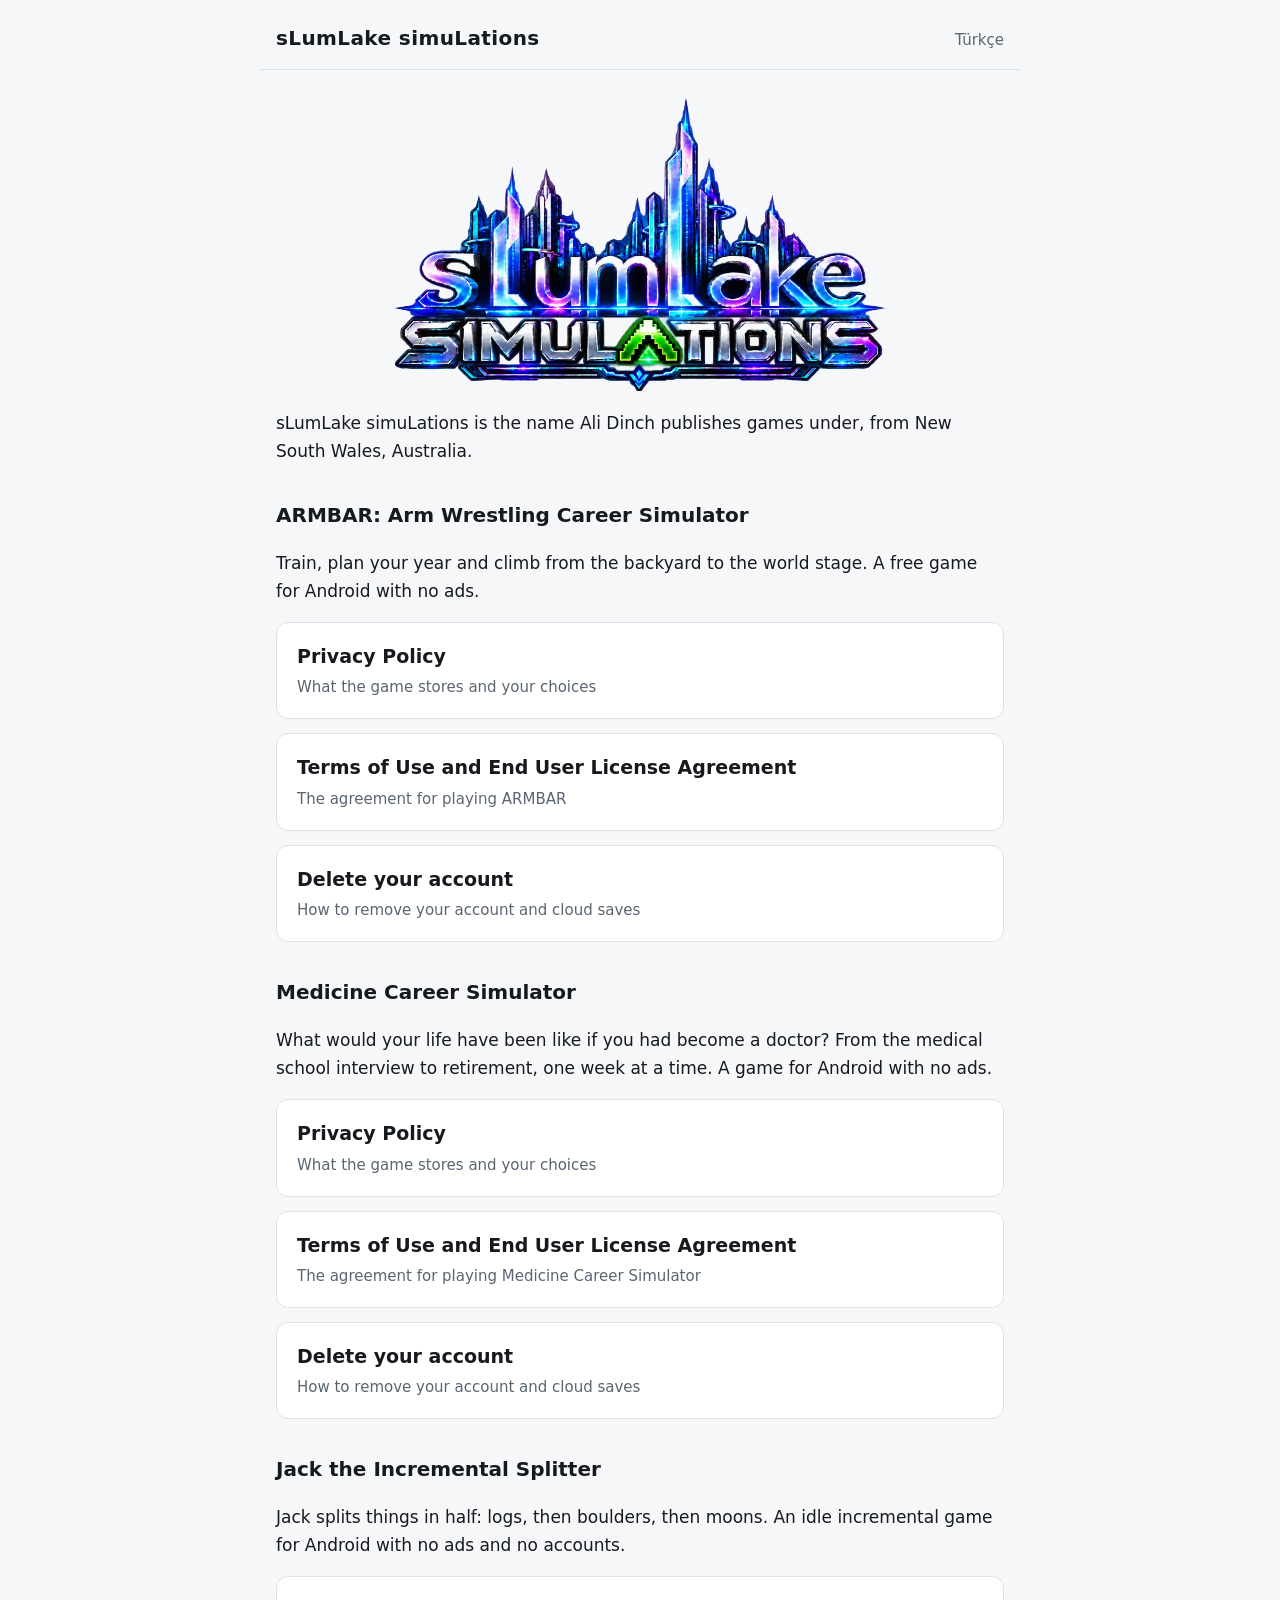
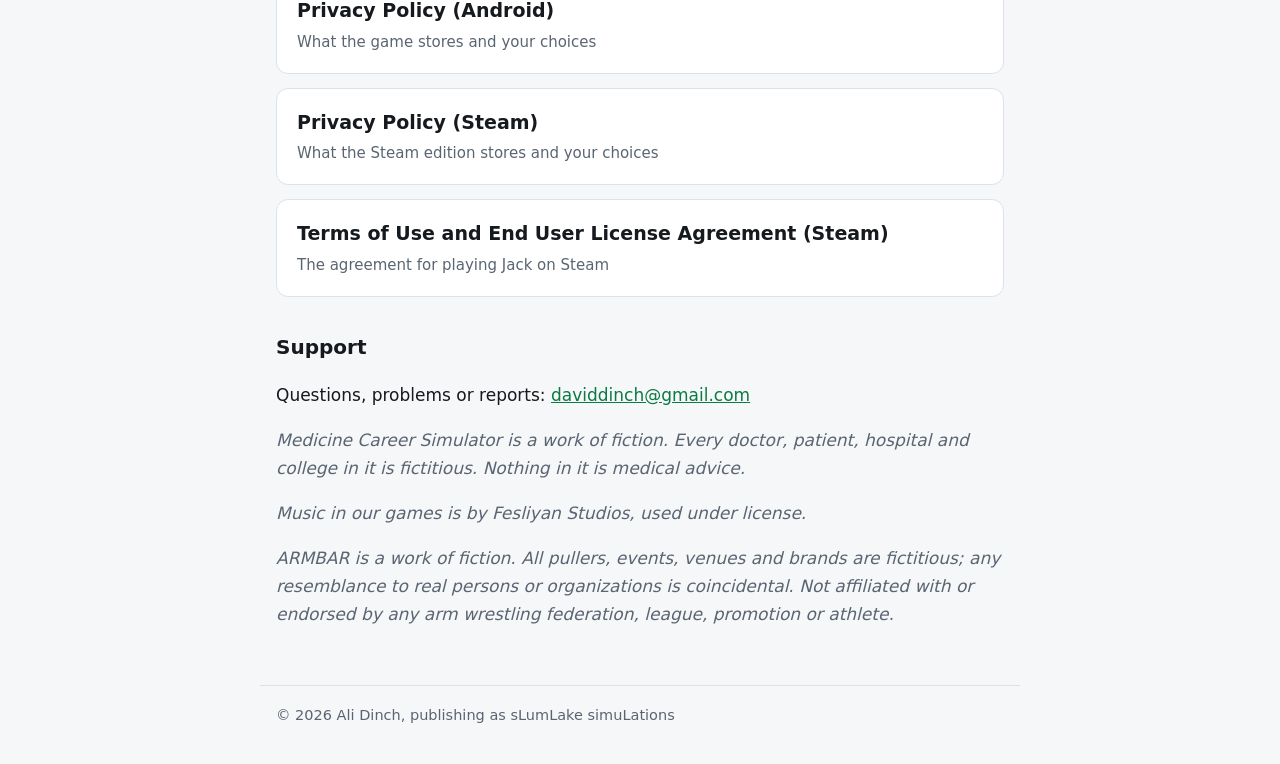
<file: index.html>
<!doctype html>
<html lang="en"><head><meta charset="utf-8"><meta name="viewport" content="width=device-width,initial-scale=1">
<title>sLumLake simuLations</title><link rel="stylesheet" href="style.css"><link rel="icon" type="image/png" href="favicon.png"><meta property="og:title" content="sLumLake simuLations"><meta property="og:image" content="https://daviddinch.github.io/slumlake/og.png"><meta property="og:type" content="website"></head><body>
<header><a href="index.html">sLumLake simuLations</a><nav><a href="tr/index.html" lang="tr">Türkçe</a></nav></header>
<main>
<h1 class="hero"><img src="logo.webp" alt="sLumLake simuLations" width="1000" height="563"></h1>
<p>sLumLake simuLations is the name Ali Dinch publishes games under, from New South Wales, Australia.</p>
<h2>ARMBAR: Arm Wrestling Career Simulator</h2>
<p>Train, plan your year and climb from the backyard to the world stage. A free game for Android with no ads.</p>
<a class="card" href="armbar/privacy.html"><b>Privacy Policy</b><span>What the game stores and your choices</span></a>
<a class="card" href="armbar/terms.html"><b>Terms of Use and End User License Agreement</b><span>The agreement for playing ARMBAR</span></a>
<a class="card" href="armbar/delete-account.html"><b>Delete your account</b><span>How to remove your account and cloud saves</span></a>
<h2>Medicine Career Simulator</h2>
<p>What would your life have been like if you had become a doctor? From the medical school interview to retirement, one week at a time. A game for Android with no ads.</p>
<a class="card" href="medicine/privacy.html"><b>Privacy Policy</b><span>What the game stores and your choices</span></a>
<a class="card" href="medicine/terms.html"><b>Terms of Use and End User License Agreement</b><span>The agreement for playing Medicine Career Simulator</span></a>
<a class="card" href="medicine/delete-account.html"><b>Delete your account</b><span>How to remove your account and cloud saves</span></a>
<h2>Jack the Incremental Splitter</h2>
<p>Jack splits things in half: logs, then boulders, then moons. An idle incremental game for Android with no ads and no accounts.</p>
<a class="card" href="jack/privacy.html"><b>Privacy Policy (Android)</b><span>What the game stores and your choices</span></a>
<a class="card" href="jack/steam-privacy.html"><b>Privacy Policy (Steam)</b><span>What the Steam edition stores and your choices</span></a>
<a class="card" href="jack/steam-terms.html"><b>Terms of Use and End User License Agreement (Steam)</b><span>The agreement for playing Jack on Steam</span></a>
<h2>Support</h2>
<p>Questions, problems or reports: <a href="mailto:daviddinch@gmail.com">daviddinch@gmail.com</a></p>
<p><em>Medicine Career Simulator is a work of fiction. Every doctor, patient, hospital and college in it is fictitious. Nothing in it is medical advice.</em></p>
<p><em>Music in our games is by Fesliyan Studios, used under license.</em></p>
<p><em>ARMBAR is a work of fiction. All pullers, events, venues and brands are fictitious; any resemblance to real persons or organizations is coincidental. Not affiliated with or endorsed by any arm wrestling federation, league, promotion or athlete.</em></p>
</main>
<footer>© 2026 Ali Dinch, publishing as sLumLake simuLations</footer></body></html>
</file>
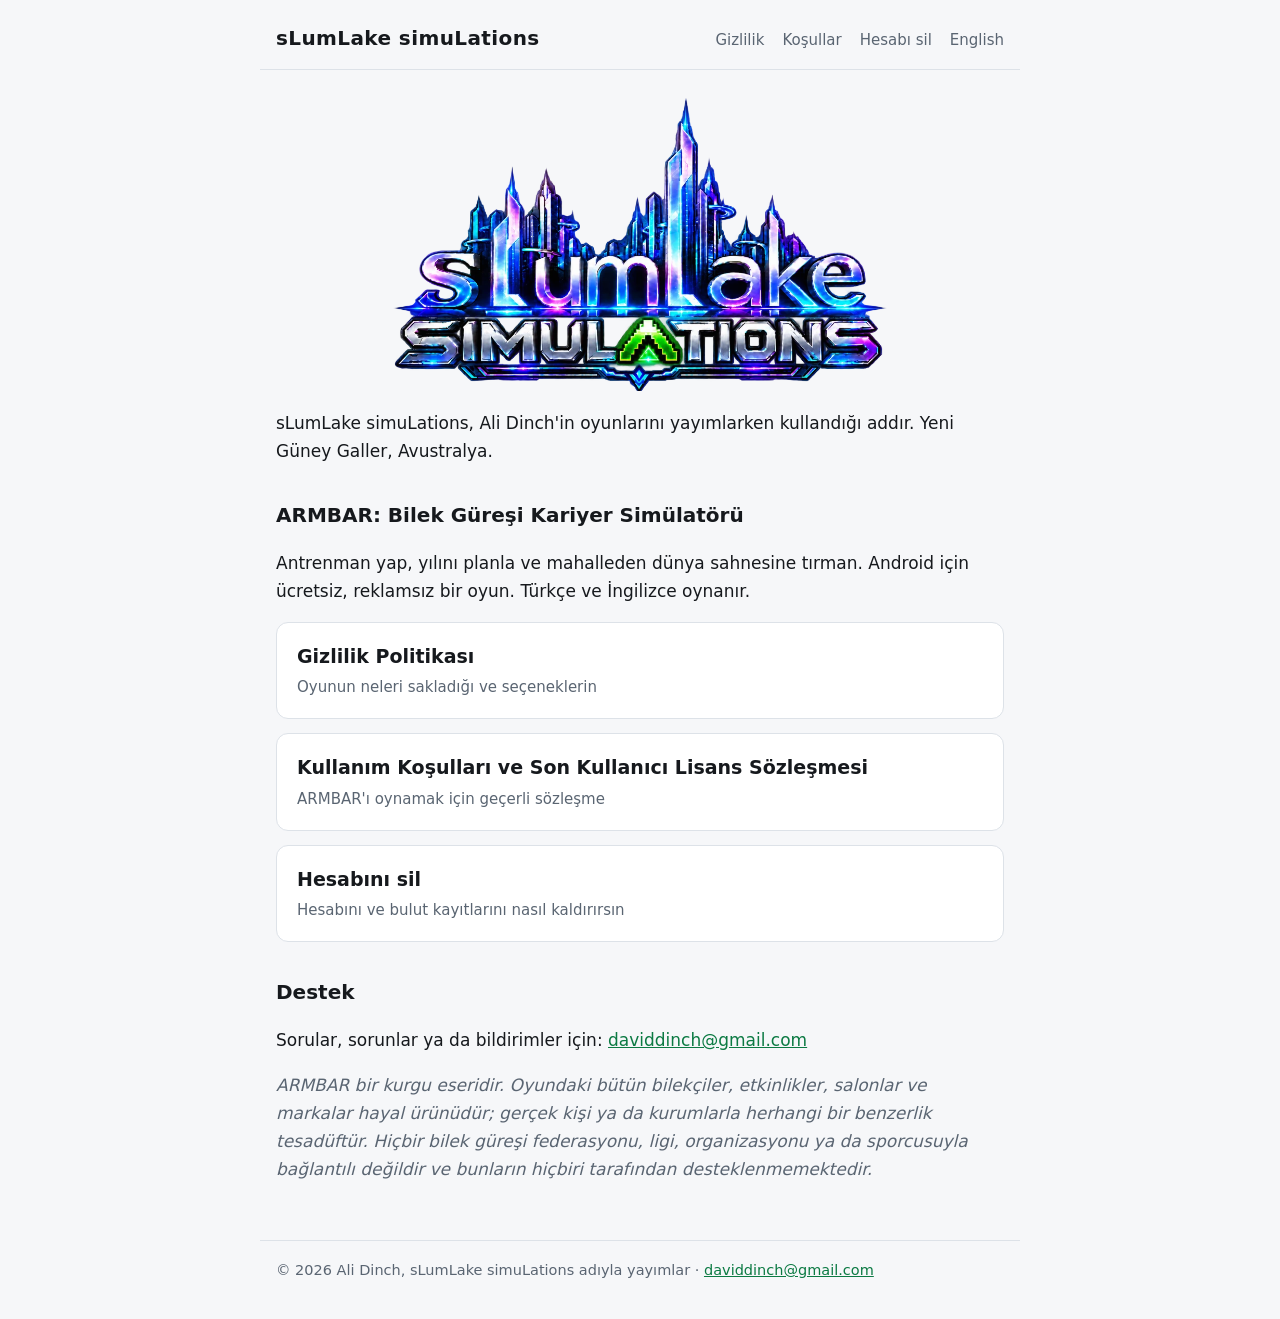
<file: tr/index.html>
<!doctype html>
<html lang="tr"><head><meta charset="utf-8"><meta name="viewport" content="width=device-width,initial-scale=1">
<title>sLumLake simuLations</title><link rel="stylesheet" href="../style.css"><link rel="icon" type="image/png" href="../favicon.png"><meta property="og:title" content="sLumLake simuLations"><meta property="og:image" content="https://daviddinch.github.io/slumlake/og.png"><meta property="og:type" content="website"></head><body>
<header><a href="../tr/index.html">sLumLake simuLations</a><nav><a href="../tr/armbar/privacy.html">Gizlilik</a><a href="../tr/armbar/terms.html">Koşullar</a><a href="../tr/armbar/delete-account.html">Hesabı sil</a><a href="../index.html" lang="en">English</a></nav></header>
<main>
<h1 class="hero"><img src="../logo.webp" alt="sLumLake simuLations" width="1000" height="563"></h1>
<p>sLumLake simuLations, Ali Dinch'in oyunlarını yayımlarken kullandığı addır. Yeni Güney Galler, Avustralya.</p>
<h2>ARMBAR: Bilek Güreşi Kariyer Simülatörü</h2>
<p>Antrenman yap, yılını planla ve mahalleden dünya sahnesine tırman. Android için ücretsiz, reklamsız bir oyun. Türkçe ve İngilizce oynanır.</p>
<a class="card" href="armbar/privacy.html"><b>Gizlilik Politikası</b><span>Oyunun neleri sakladığı ve seçeneklerin</span></a>
<a class="card" href="armbar/terms.html"><b>Kullanım Koşulları ve Son Kullanıcı Lisans Sözleşmesi</b><span>ARMBAR'ı oynamak için geçerli sözleşme</span></a>
<a class="card" href="armbar/delete-account.html"><b>Hesabını sil</b><span>Hesabını ve bulut kayıtlarını nasıl kaldırırsın</span></a>
<h2>Destek</h2>
<p>Sorular, sorunlar ya da bildirimler için: <a href="mailto:daviddinch@gmail.com">daviddinch@gmail.com</a></p>
<p><em>ARMBAR bir kurgu eseridir. Oyundaki bütün bilekçiler, etkinlikler, salonlar ve markalar hayal ürünüdür; gerçek kişi ya da kurumlarla herhangi bir benzerlik tesadüftür. Hiçbir bilek güreşi federasyonu, ligi, organizasyonu ya da sporcusuyla bağlantılı değildir ve bunların hiçbiri tarafından desteklenmemektedir.</em></p>
</main><footer>© 2026 Ali Dinch, sLumLake simuLations adıyla yayımlar · <a href="mailto:daviddinch@gmail.com">daviddinch@gmail.com</a></footer></body></html>
</file>
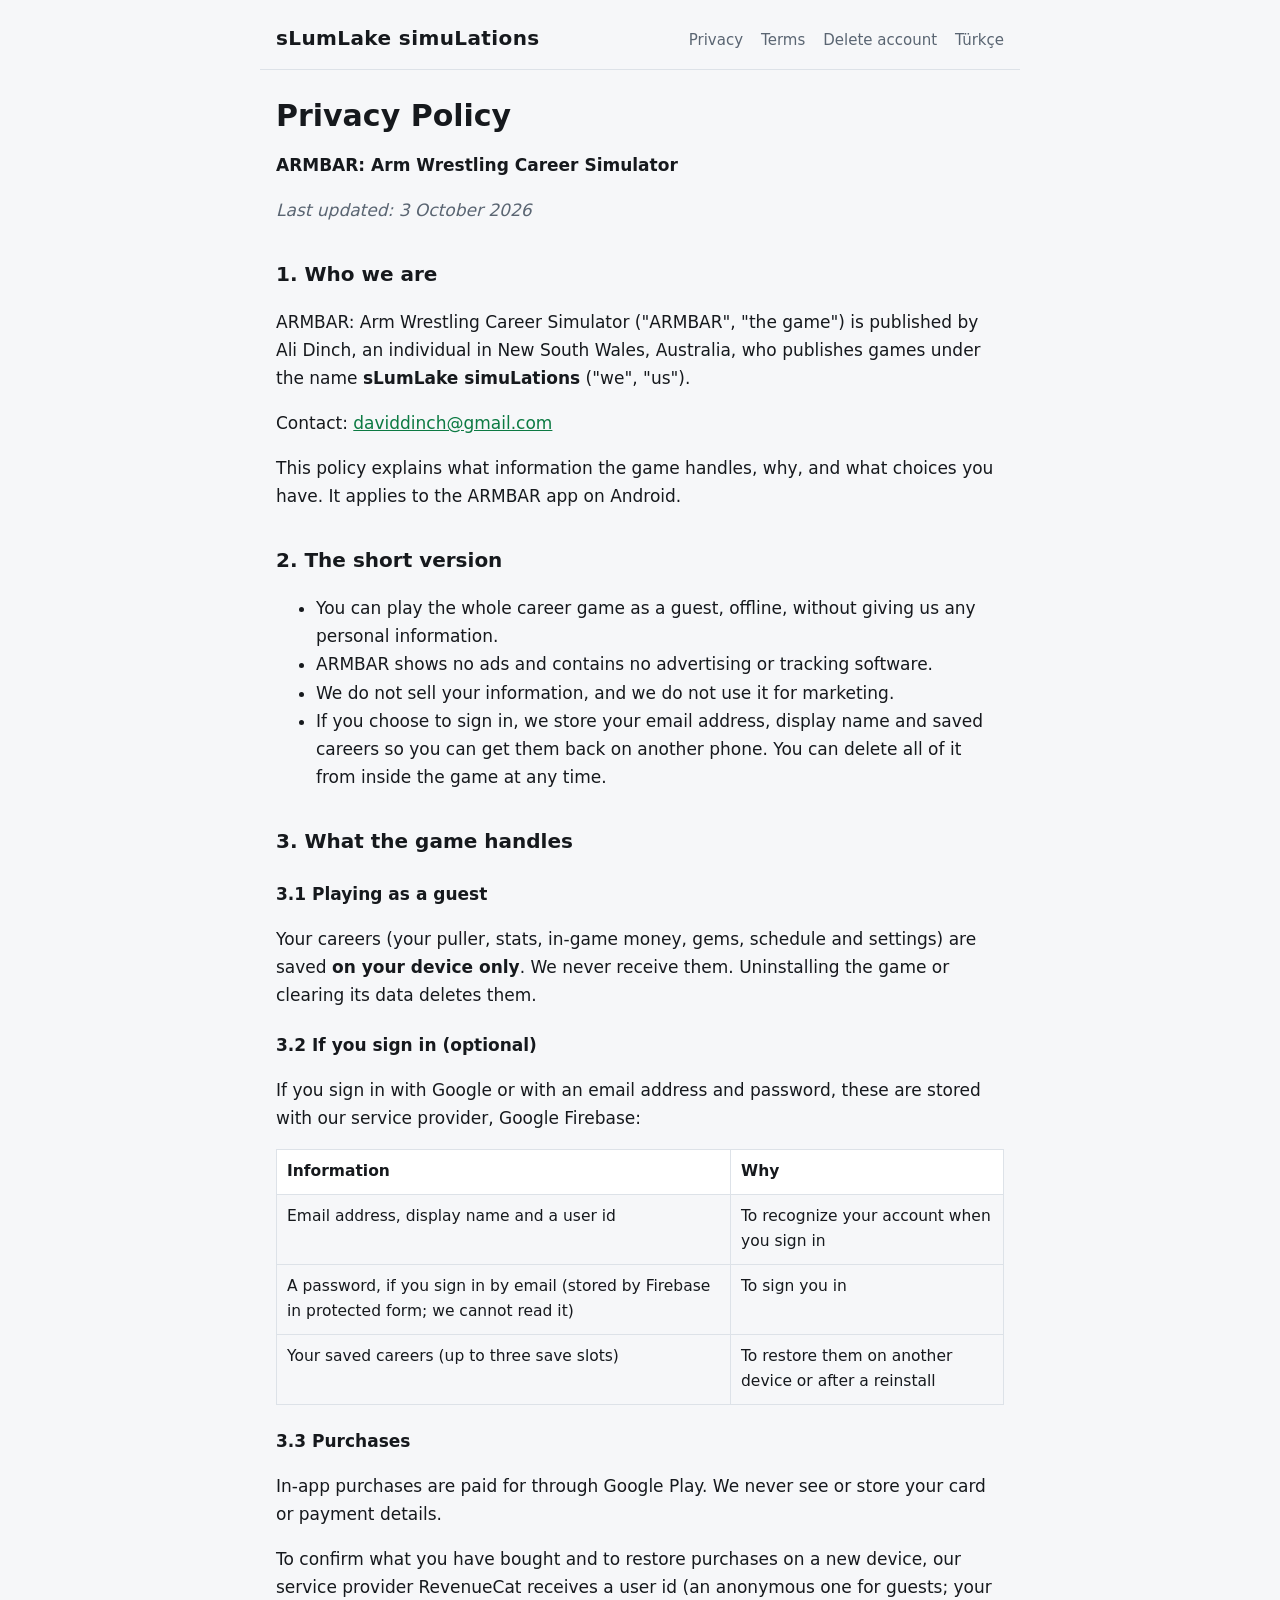
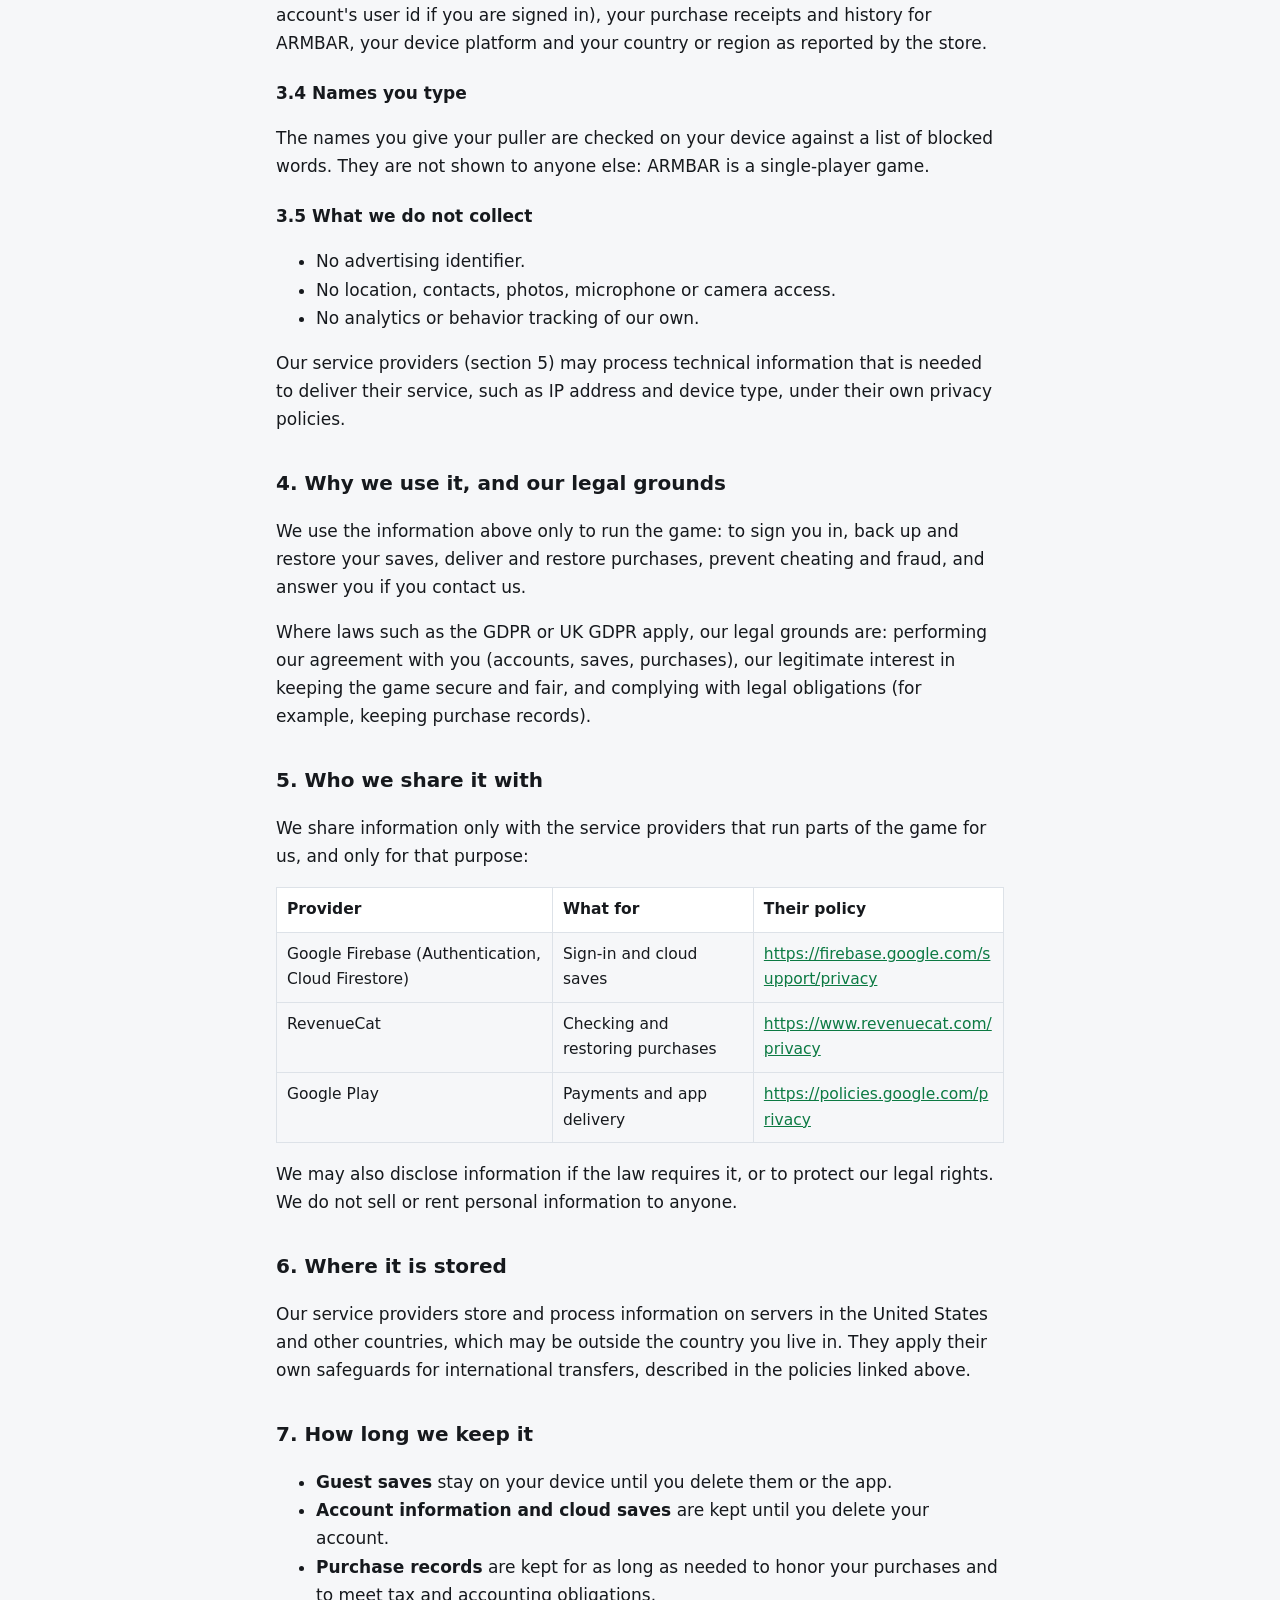
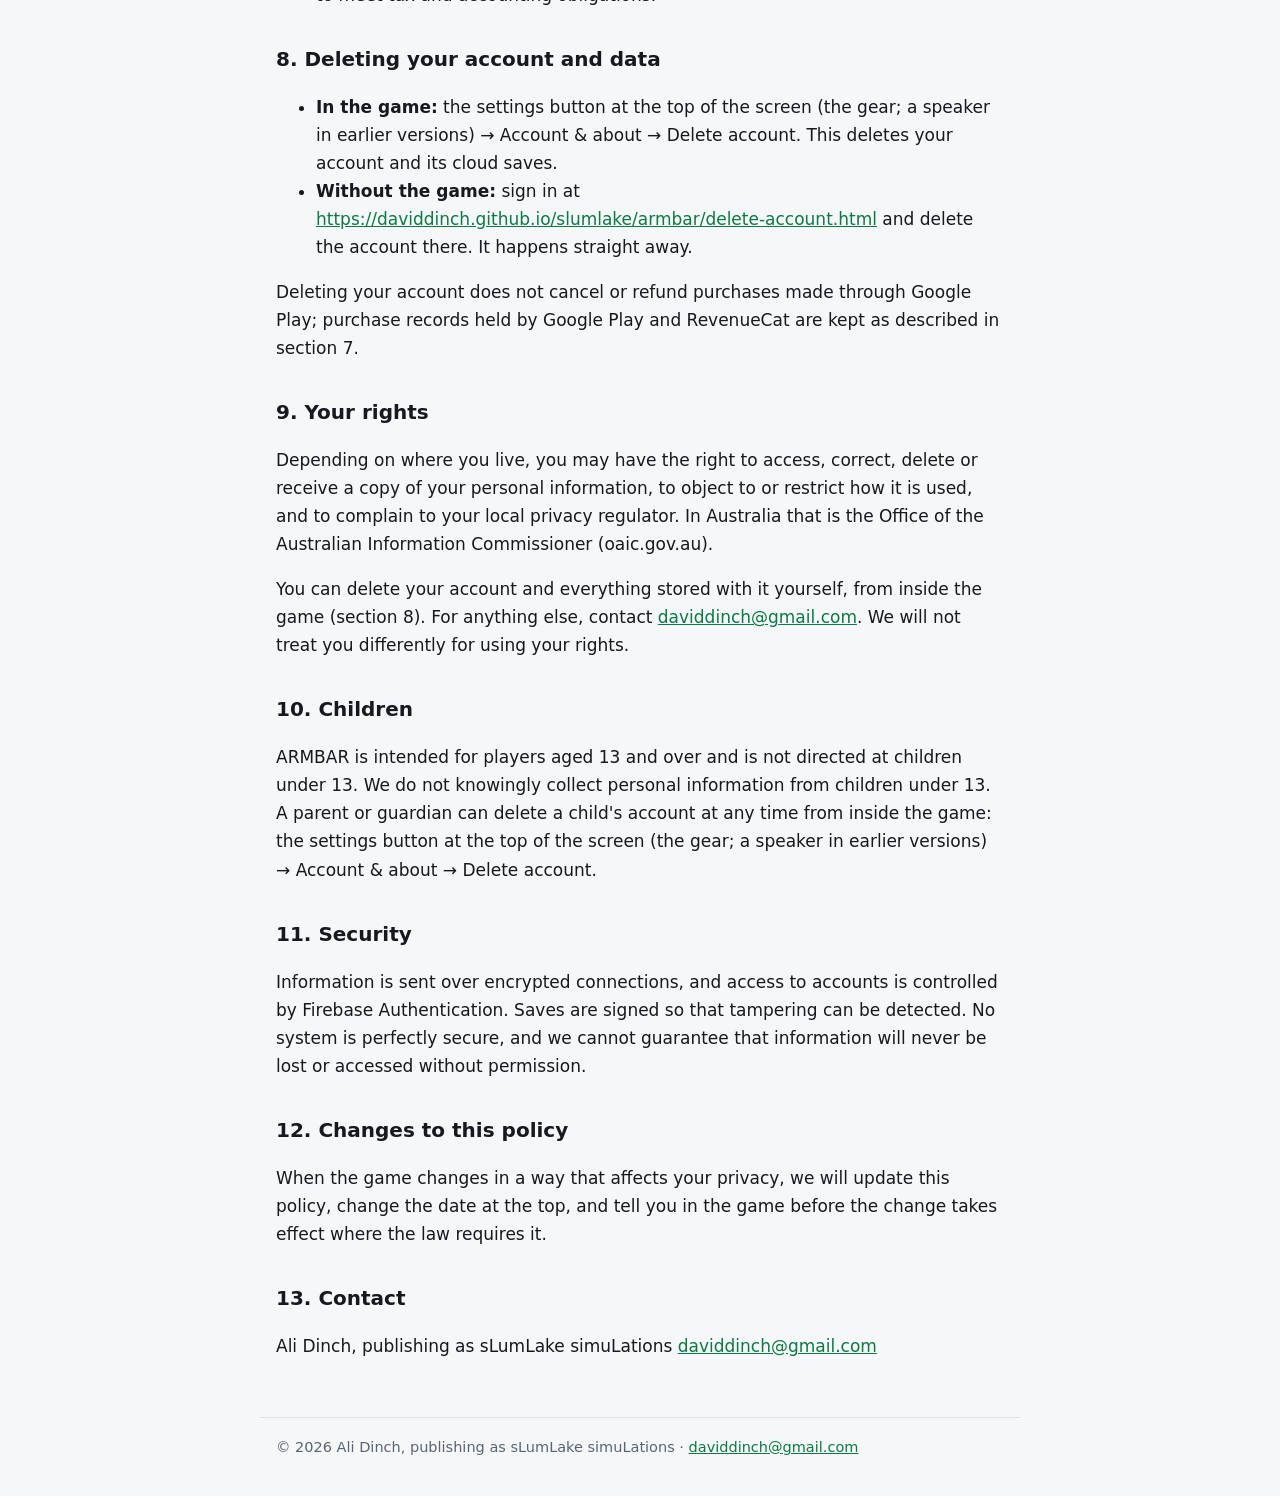
<file: armbar/privacy.html>
<!doctype html>
<html lang="en"><head><meta charset="utf-8"><meta name="viewport" content="width=device-width,initial-scale=1">
<title>Privacy Policy · ARMBAR</title><link rel="stylesheet" href="../style.css"><link rel="icon" type="image/png" href="../favicon.png"></head><body>
<header><a href="../index.html">sLumLake simuLations</a><nav><a href="privacy.html">Privacy</a><a href="terms.html">Terms</a><a href="delete-account.html">Delete account</a><a href="../tr/armbar/privacy.html" lang="tr">Türkçe</a></nav></header>
<main>
<h1>Privacy Policy</h1>
<p><strong>ARMBAR: Arm Wrestling Career Simulator</strong></p>
<p><em>Last updated: 3 October 2026</em></p>
<h2>1. Who we are</h2>
<p>ARMBAR: Arm Wrestling Career Simulator (&quot;ARMBAR&quot;, &quot;the game&quot;) is published by Ali Dinch, an individual in New South Wales, Australia, who publishes games under the name <strong>sLumLake simuLations</strong> (&quot;we&quot;, &quot;us&quot;).</p>
<p>Contact: <a href="mailto:daviddinch@gmail.com">daviddinch@gmail.com</a></p>
<p>This policy explains what information the game handles, why, and what choices you have. It applies to the ARMBAR app on Android.</p>
<h2>2. The short version</h2>
<ul>
<li>You can play the whole career game as a guest, offline, without giving us any personal information.</li>
<li>ARMBAR shows no ads and contains no advertising or tracking software.</li>
<li>We do not sell your information, and we do not use it for marketing.</li>
<li>If you choose to sign in, we store your email address, display name and saved careers so you can get them back on another phone. You can delete all of it from inside the game at any time.</li>
</ul>
<h2>3. What the game handles</h2>
<h3>3.1 Playing as a guest</h3>
<p>Your careers (your puller, stats, in-game money, gems, schedule and settings) are saved <strong>on your device only</strong>. We never receive them. Uninstalling the game or clearing its data deletes them.</p>
<h3>3.2 If you sign in (optional)</h3>
<p>If you sign in with Google or with an email address and password, these are stored with our service provider, Google Firebase:</p>
<table>
<thead>
<tr>
<th>Information</th>
<th>Why</th>
</tr>
</thead>
<tbody><tr>
<td>Email address, display name and a user id</td>
<td>To recognize your account when you sign in</td>
</tr>
<tr>
<td>A password, if you sign in by email (stored by Firebase in protected form; we cannot read it)</td>
<td>To sign you in</td>
</tr>
<tr>
<td>Your saved careers (up to three save slots)</td>
<td>To restore them on another device or after a reinstall</td>
</tr>
</tbody></table>
<h3>3.3 Purchases</h3>
<p>In-app purchases are paid for through Google Play. We never see or store your card or payment details.</p>
<p>To confirm what you have bought and to restore purchases on a new device, our service provider RevenueCat receives a user id (an anonymous one for guests; your account&#39;s user id if you are signed in), your purchase receipts and history for ARMBAR, your device platform and your country or region as reported by the store.</p>
<h3>3.4 Names you type</h3>
<p>The names you give your puller are checked on your device against a list of blocked words. They are not shown to anyone else: ARMBAR is a single-player game.</p>
<h3>3.5 What we do not collect</h3>
<ul>
<li>No advertising identifier.</li>
<li>No location, contacts, photos, microphone or camera access.</li>
<li>No analytics or behavior tracking of our own.</li>
</ul>
<p>Our service providers (section 5) may process technical information that is needed to deliver their service, such as IP address and device type, under their own privacy policies.</p>
<h2>4. Why we use it, and our legal grounds</h2>
<p>We use the information above only to run the game: to sign you in, back up and restore your saves, deliver and restore purchases, prevent cheating and fraud, and answer you if you contact us.</p>
<p>Where laws such as the GDPR or UK GDPR apply, our legal grounds are: performing our agreement with you (accounts, saves, purchases), our legitimate interest in keeping the game secure and fair, and complying with legal obligations (for example, keeping purchase records).</p>
<h2>5. Who we share it with</h2>
<p>We share information only with the service providers that run parts of the game for us, and only for that purpose:</p>
<table>
<thead>
<tr>
<th>Provider</th>
<th>What for</th>
<th>Their policy</th>
</tr>
</thead>
<tbody><tr>
<td>Google Firebase (Authentication, Cloud Firestore)</td>
<td>Sign-in and cloud saves</td>
<td><a href="https://firebase.google.com/support/privacy">https://firebase.google.com/support/privacy</a></td>
</tr>
<tr>
<td>RevenueCat</td>
<td>Checking and restoring purchases</td>
<td><a href="https://www.revenuecat.com/privacy">https://www.revenuecat.com/privacy</a></td>
</tr>
<tr>
<td>Google Play</td>
<td>Payments and app delivery</td>
<td><a href="https://policies.google.com/privacy">https://policies.google.com/privacy</a></td>
</tr>
</tbody></table>
<p>We may also disclose information if the law requires it, or to protect our legal rights. We do not sell or rent personal information to anyone.</p>
<h2>6. Where it is stored</h2>
<p>Our service providers store and process information on servers in the United States and other countries, which may be outside the country you live in. They apply their own safeguards for international transfers, described in the policies linked above.</p>
<h2>7. How long we keep it</h2>
<ul>
<li><strong>Guest saves</strong> stay on your device until you delete them or the app.</li>
<li><strong>Account information and cloud saves</strong> are kept until you delete your account.</li>
<li><strong>Purchase records</strong> are kept for as long as needed to honor your purchases and to meet tax and accounting obligations.</li>
</ul>
<h2>8. Deleting your account and data</h2>
<ul>
<li><strong>In the game:</strong> the settings button at the top of the screen (the gear; a speaker in earlier versions) → Account &amp; about → Delete account. This deletes your account and its cloud saves.</li>
<li><strong>Without the game:</strong> sign in at <a href="https://daviddinch.github.io/slumlake/armbar/delete-account.html">https://daviddinch.github.io/slumlake/armbar/delete-account.html</a> and delete the account there. It happens straight away.</li>
</ul>
<p>Deleting your account does not cancel or refund purchases made through Google Play; purchase records held by Google Play and RevenueCat are kept as described in section 7.</p>
<h2>9. Your rights</h2>
<p>Depending on where you live, you may have the right to access, correct, delete or receive a copy of your personal information, to object to or restrict how it is used, and to complain to your local privacy regulator. In Australia that is the Office of the Australian Information Commissioner (oaic.gov.au).</p>
<p>You can delete your account and everything stored with it yourself, from inside the game (section 8). For anything else, contact <a href="mailto:daviddinch@gmail.com">daviddinch@gmail.com</a>. We will not treat you differently for using your rights.</p>
<h2>10. Children</h2>
<p>ARMBAR is intended for players aged 13 and over and is not directed at children under 13. We do not knowingly collect personal information from children under 13. A parent or guardian can delete a child&#39;s account at any time from inside the game: the settings button at the top of the screen (the gear; a speaker in earlier versions) → Account &amp; about → Delete account.</p>
<h2>11. Security</h2>
<p>Information is sent over encrypted connections, and access to accounts is controlled by Firebase Authentication. Saves are signed so that tampering can be detected. No system is perfectly secure, and we cannot guarantee that information will never be lost or accessed without permission.</p>
<h2>12. Changes to this policy</h2>
<p>When the game changes in a way that affects your privacy, we will update this policy, change the date at the top, and tell you in the game before the change takes effect where the law requires it.</p>
<h2>13. Contact</h2>
<p>Ali Dinch, publishing as sLumLake simuLations
<a href="mailto:daviddinch@gmail.com">daviddinch@gmail.com</a></p>

</main><footer>© 2026 Ali Dinch, publishing as sLumLake simuLations · <a href="mailto:daviddinch@gmail.com">daviddinch@gmail.com</a></footer></body></html>
</file>
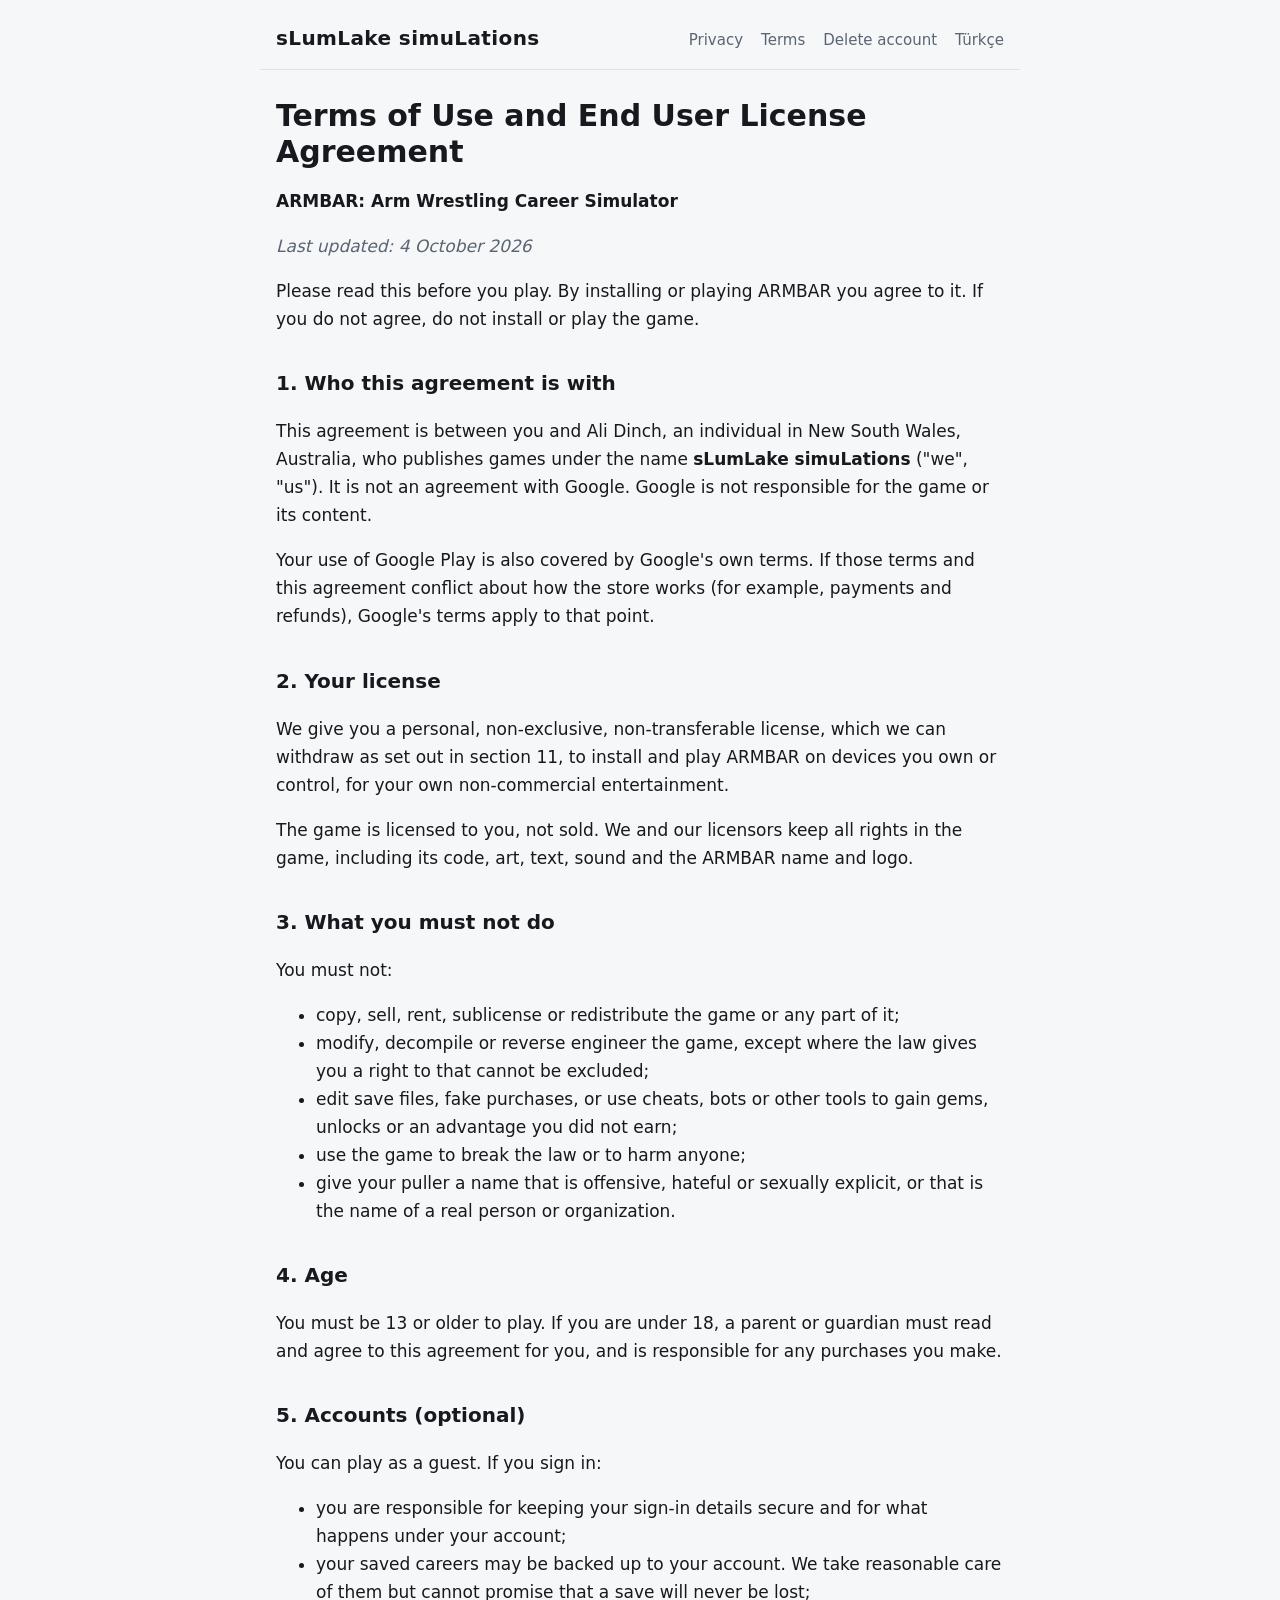
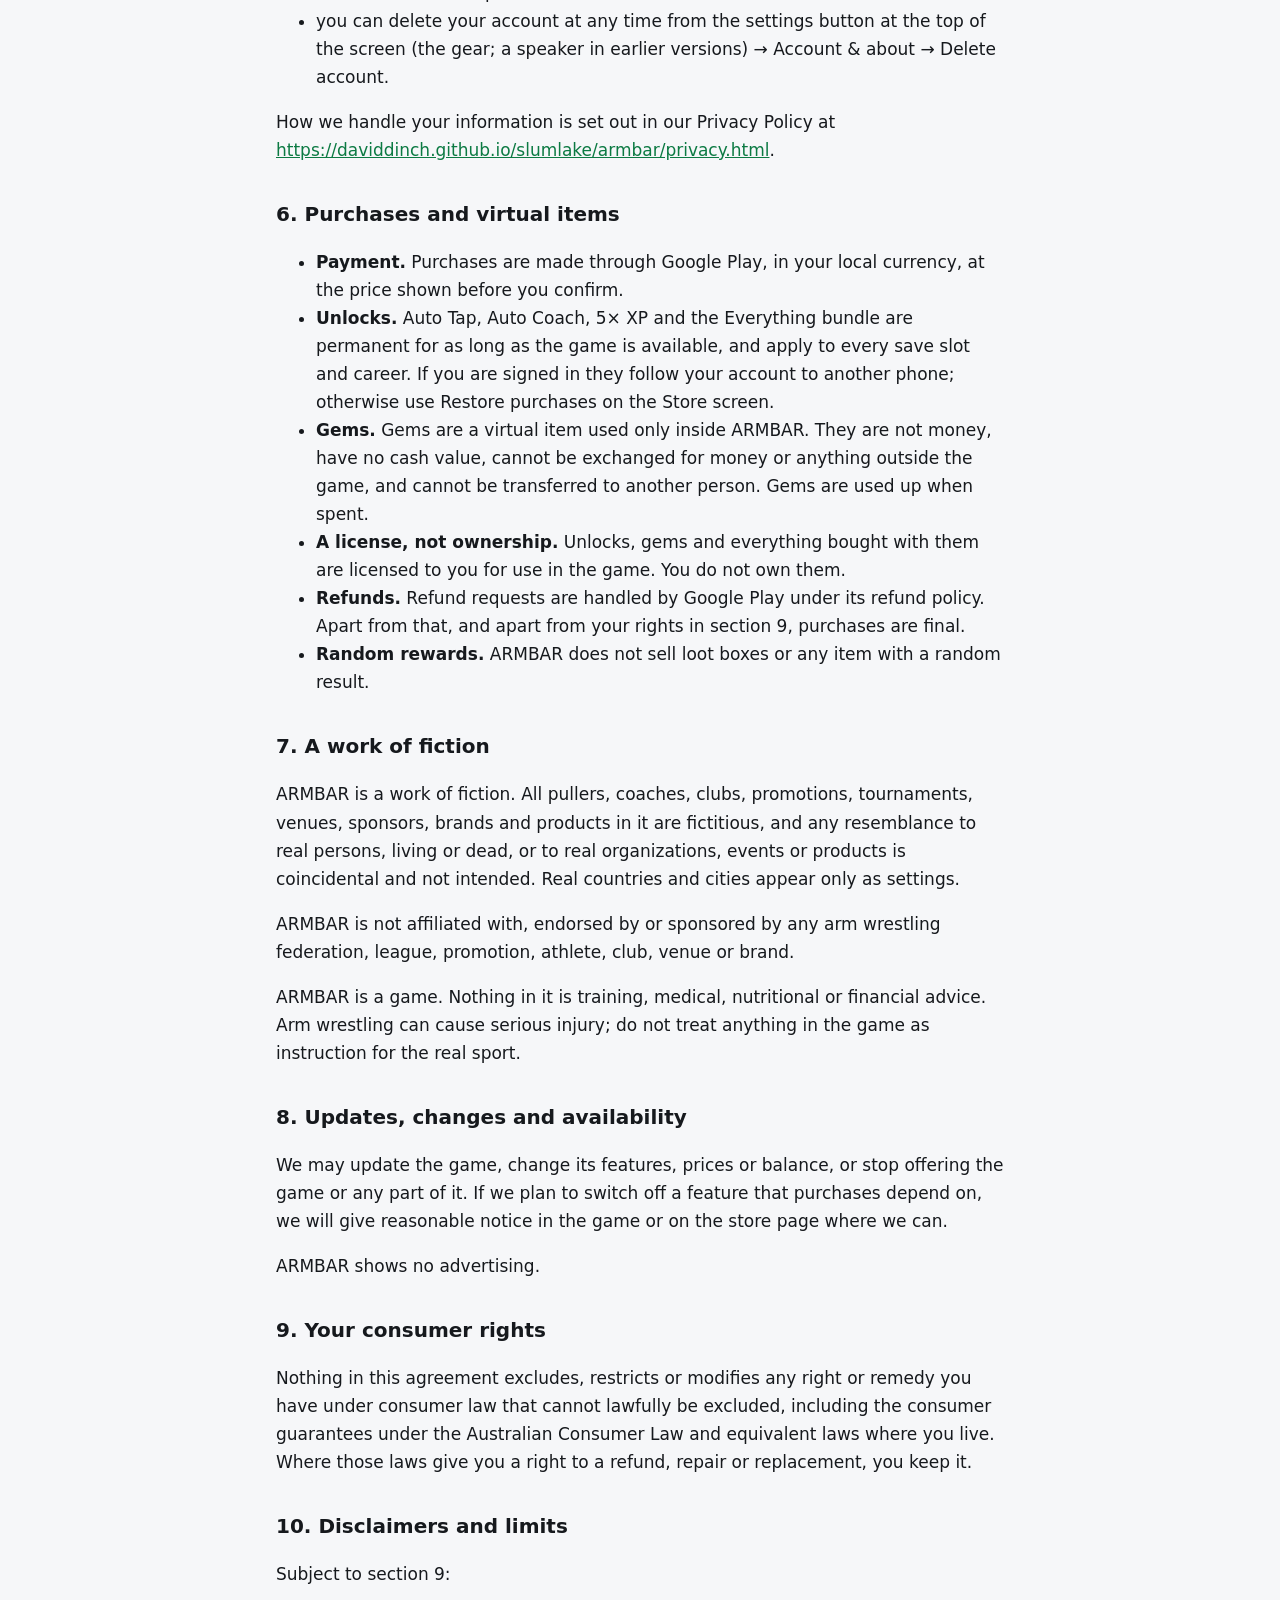
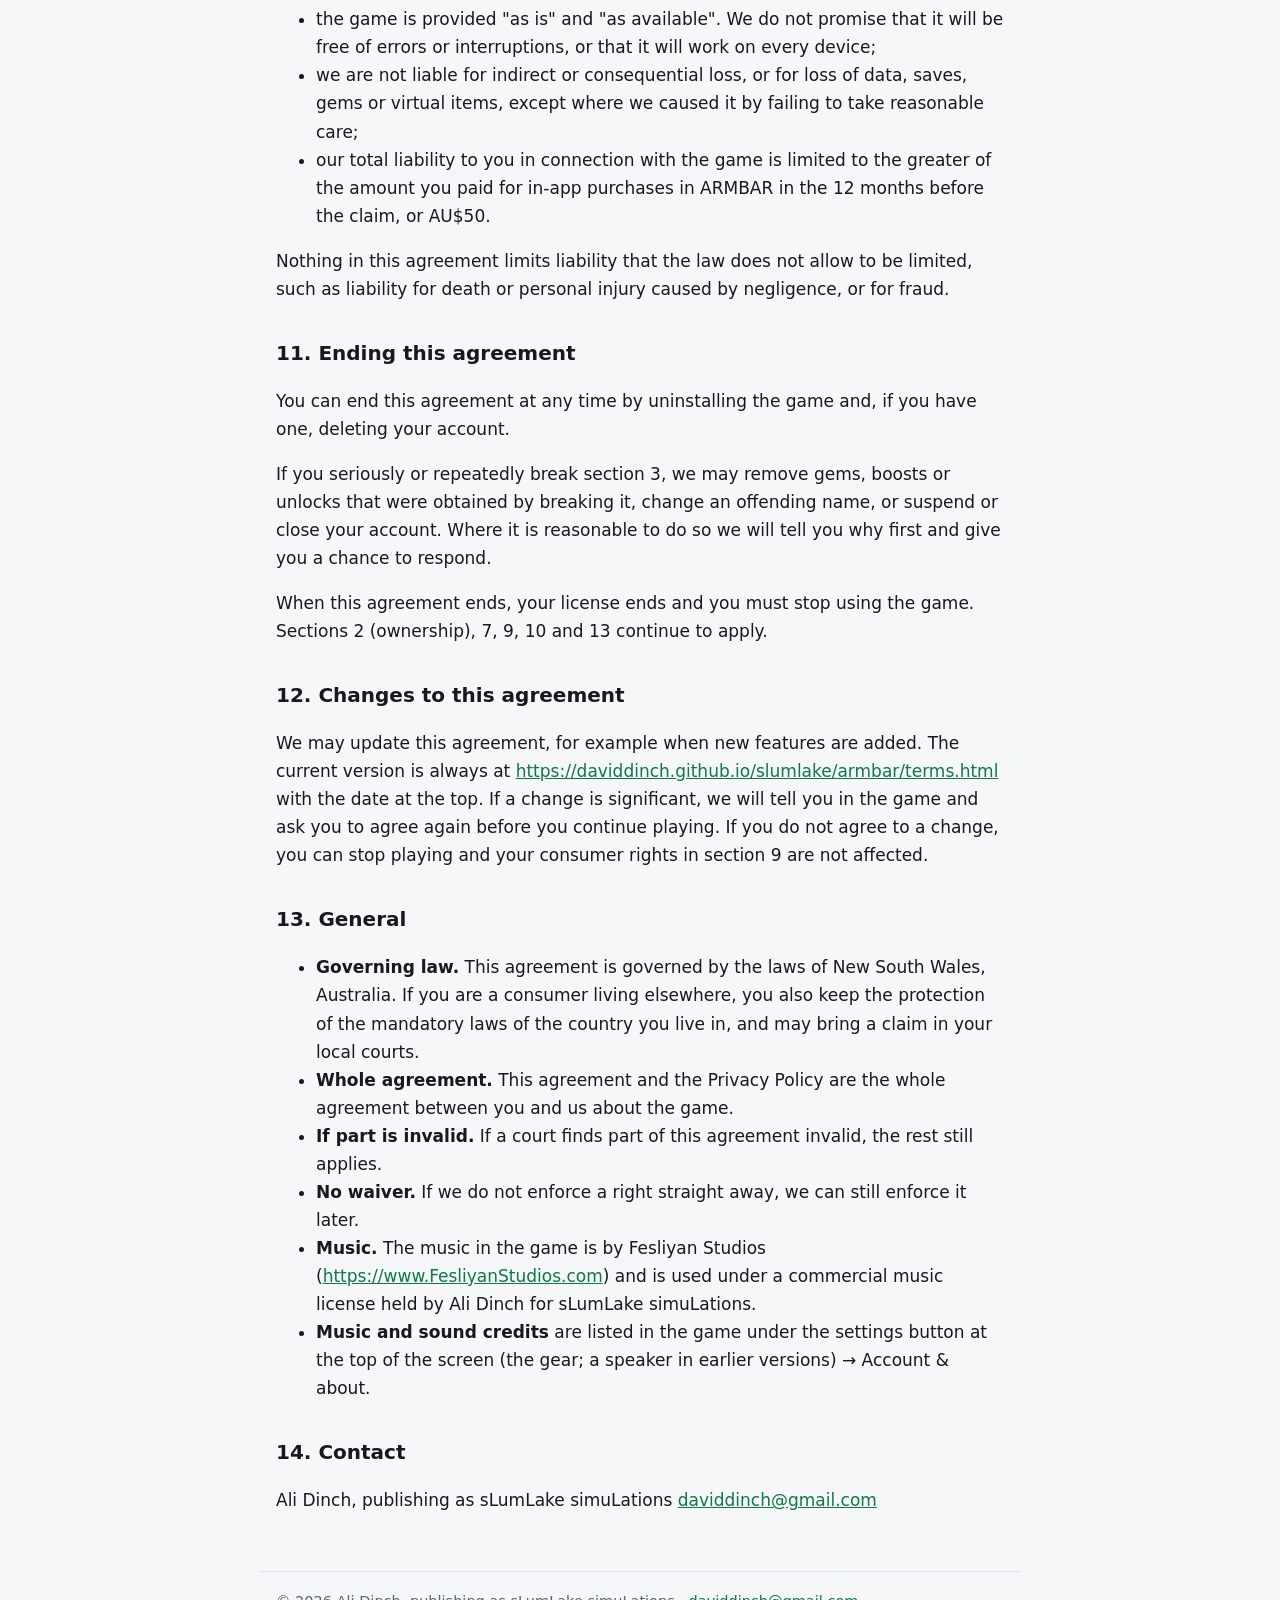
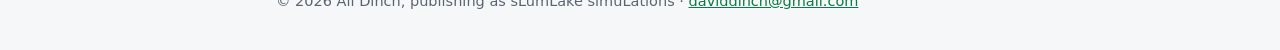
<file: armbar/terms.html>
<!doctype html>
<html lang="en"><head><meta charset="utf-8"><meta name="viewport" content="width=device-width,initial-scale=1">
<title>Terms of Use and End User License Agreement · ARMBAR</title><link rel="stylesheet" href="../style.css"><link rel="icon" type="image/png" href="../favicon.png"></head><body>
<header><a href="../index.html">sLumLake simuLations</a><nav><a href="privacy.html">Privacy</a><a href="terms.html">Terms</a><a href="delete-account.html">Delete account</a><a href="../tr/armbar/terms.html" lang="tr">Türkçe</a></nav></header>
<main>
<h1>Terms of Use and End User License Agreement</h1>
<p><strong>ARMBAR: Arm Wrestling Career Simulator</strong></p>
<p><em>Last updated: 4 October 2026</em></p>
<p>Please read this before you play. By installing or playing ARMBAR you agree to it. If you do not agree, do not install or play the game.</p>
<h2>1. Who this agreement is with</h2>
<p>This agreement is between you and Ali Dinch, an individual in New South Wales, Australia, who publishes games under the name <strong>sLumLake simuLations</strong> (&quot;we&quot;, &quot;us&quot;). It is not an agreement with Google. Google is not responsible for the game or its content.</p>
<p>Your use of Google Play is also covered by Google&#39;s own terms. If those terms and this agreement conflict about how the store works (for example, payments and refunds), Google&#39;s terms apply to that point.</p>
<h2>2. Your license</h2>
<p>We give you a personal, non-exclusive, non-transferable license, which we can withdraw as set out in section 11, to install and play ARMBAR on devices you own or control, for your own non-commercial entertainment.</p>
<p>The game is licensed to you, not sold. We and our licensors keep all rights in the game, including its code, art, text, sound and the ARMBAR name and logo.</p>
<h2>3. What you must not do</h2>
<p>You must not:</p>
<ul>
<li>copy, sell, rent, sublicense or redistribute the game or any part of it;</li>
<li>modify, decompile or reverse engineer the game, except where the law gives you a right to that cannot be excluded;</li>
<li>edit save files, fake purchases, or use cheats, bots or other tools to gain gems, unlocks or an advantage you did not earn;</li>
<li>use the game to break the law or to harm anyone;</li>
<li>give your puller a name that is offensive, hateful or sexually explicit, or that is the name of a real person or organization.</li>
</ul>
<h2>4. Age</h2>
<p>You must be 13 or older to play. If you are under 18, a parent or guardian must read and agree to this agreement for you, and is responsible for any purchases you make.</p>
<h2>5. Accounts (optional)</h2>
<p>You can play as a guest. If you sign in:</p>
<ul>
<li>you are responsible for keeping your sign-in details secure and for what happens under your account;</li>
<li>your saved careers may be backed up to your account. We take reasonable care of them but cannot promise that a save will never be lost;</li>
<li>you can delete your account at any time from the settings button at the top of the screen (the gear; a speaker in earlier versions) → Account &amp; about → Delete account.</li>
</ul>
<p>How we handle your information is set out in our Privacy Policy at <a href="https://daviddinch.github.io/slumlake/armbar/privacy.html">https://daviddinch.github.io/slumlake/armbar/privacy.html</a>.</p>
<h2>6. Purchases and virtual items</h2>
<ul>
<li><strong>Payment.</strong> Purchases are made through Google Play, in your local currency, at the price shown before you confirm.</li>
<li><strong>Unlocks.</strong> Auto Tap, Auto Coach, 5× XP and the Everything bundle are permanent for as long as the game is available, and apply to every save slot and career. If you are signed in they follow your account to another phone; otherwise use Restore purchases on the Store screen.</li>
<li><strong>Gems.</strong> Gems are a virtual item used only inside ARMBAR. They are not money, have no cash value, cannot be exchanged for money or anything outside the game, and cannot be transferred to another person. Gems are used up when spent.</li>
<li><strong>A license, not ownership.</strong> Unlocks, gems and everything bought with them are licensed to you for use in the game. You do not own them.</li>
<li><strong>Refunds.</strong> Refund requests are handled by Google Play under its refund policy. Apart from that, and apart from your rights in section 9, purchases are final.</li>
<li><strong>Random rewards.</strong> ARMBAR does not sell loot boxes or any item with a random result.</li>
</ul>
<h2>7. A work of fiction</h2>
<p>ARMBAR is a work of fiction. All pullers, coaches, clubs, promotions, tournaments, venues, sponsors, brands and products in it are fictitious, and any resemblance to real persons, living or dead, or to real organizations, events or products is coincidental and not intended. Real countries and cities appear only as settings.</p>
<p>ARMBAR is not affiliated with, endorsed by or sponsored by any arm wrestling federation, league, promotion, athlete, club, venue or brand.</p>
<p>ARMBAR is a game. Nothing in it is training, medical, nutritional or financial advice. Arm wrestling can cause serious injury; do not treat anything in the game as instruction for the real sport.</p>
<h2>8. Updates, changes and availability</h2>
<p>We may update the game, change its features, prices or balance, or stop offering the game or any part of it. If we plan to switch off a feature that purchases depend on, we will give reasonable notice in the game or on the store page where we can.</p>
<p>ARMBAR shows no advertising.</p>
<h2>9. Your consumer rights</h2>
<p>Nothing in this agreement excludes, restricts or modifies any right or remedy you have under consumer law that cannot lawfully be excluded, including the consumer guarantees under the Australian Consumer Law and equivalent laws where you live. Where those laws give you a right to a refund, repair or replacement, you keep it.</p>
<h2>10. Disclaimers and limits</h2>
<p>Subject to section 9:</p>
<ul>
<li>the game is provided &quot;as is&quot; and &quot;as available&quot;. We do not promise that it will be free of errors or interruptions, or that it will work on every device;</li>
<li>we are not liable for indirect or consequential loss, or for loss of data, saves, gems or virtual items, except where we caused it by failing to take reasonable care;</li>
<li>our total liability to you in connection with the game is limited to the greater of the amount you paid for in-app purchases in ARMBAR in the 12 months before the claim, or AU$50.</li>
</ul>
<p>Nothing in this agreement limits liability that the law does not allow to be limited, such as liability for death or personal injury caused by negligence, or for fraud.</p>
<h2>11. Ending this agreement</h2>
<p>You can end this agreement at any time by uninstalling the game and, if you have one, deleting your account.</p>
<p>If you seriously or repeatedly break section 3, we may remove gems, boosts or unlocks that were obtained by breaking it, change an offending name, or suspend or close your account. Where it is reasonable to do so we will tell you why first and give you a chance to respond.</p>
<p>When this agreement ends, your license ends and you must stop using the game. Sections 2 (ownership), 7, 9, 10 and 13 continue to apply.</p>
<h2>12. Changes to this agreement</h2>
<p>We may update this agreement, for example when new features are added. The current version is always at <a href="https://daviddinch.github.io/slumlake/armbar/terms.html">https://daviddinch.github.io/slumlake/armbar/terms.html</a> with the date at the top. If a change is significant, we will tell you in the game and ask you to agree again before you continue playing. If you do not agree to a change, you can stop playing and your consumer rights in section 9 are not affected.</p>
<h2>13. General</h2>
<ul>
<li><strong>Governing law.</strong> This agreement is governed by the laws of New South Wales, Australia. If you are a consumer living elsewhere, you also keep the protection of the mandatory laws of the country you live in, and may bring a claim in your local courts.</li>
<li><strong>Whole agreement.</strong> This agreement and the Privacy Policy are the whole agreement between you and us about the game.</li>
<li><strong>If part is invalid.</strong> If a court finds part of this agreement invalid, the rest still applies.</li>
<li><strong>No waiver.</strong> If we do not enforce a right straight away, we can still enforce it later.</li>
<li><strong>Music.</strong> The music in the game is by Fesliyan Studios (<a href="https://www.FesliyanStudios.com">https://www.FesliyanStudios.com</a>) and is used under a commercial music license held by Ali Dinch for sLumLake simuLations.</li>
<li><strong>Music and sound credits</strong> are listed in the game under the settings button at the top of the screen (the gear; a speaker in earlier versions) → Account &amp; about.</li>
</ul>
<h2>14. Contact</h2>
<p>Ali Dinch, publishing as sLumLake simuLations
<a href="mailto:daviddinch@gmail.com">daviddinch@gmail.com</a></p>

</main><footer>© 2026 Ali Dinch, publishing as sLumLake simuLations · <a href="mailto:daviddinch@gmail.com">daviddinch@gmail.com</a></footer></body></html>
</file>
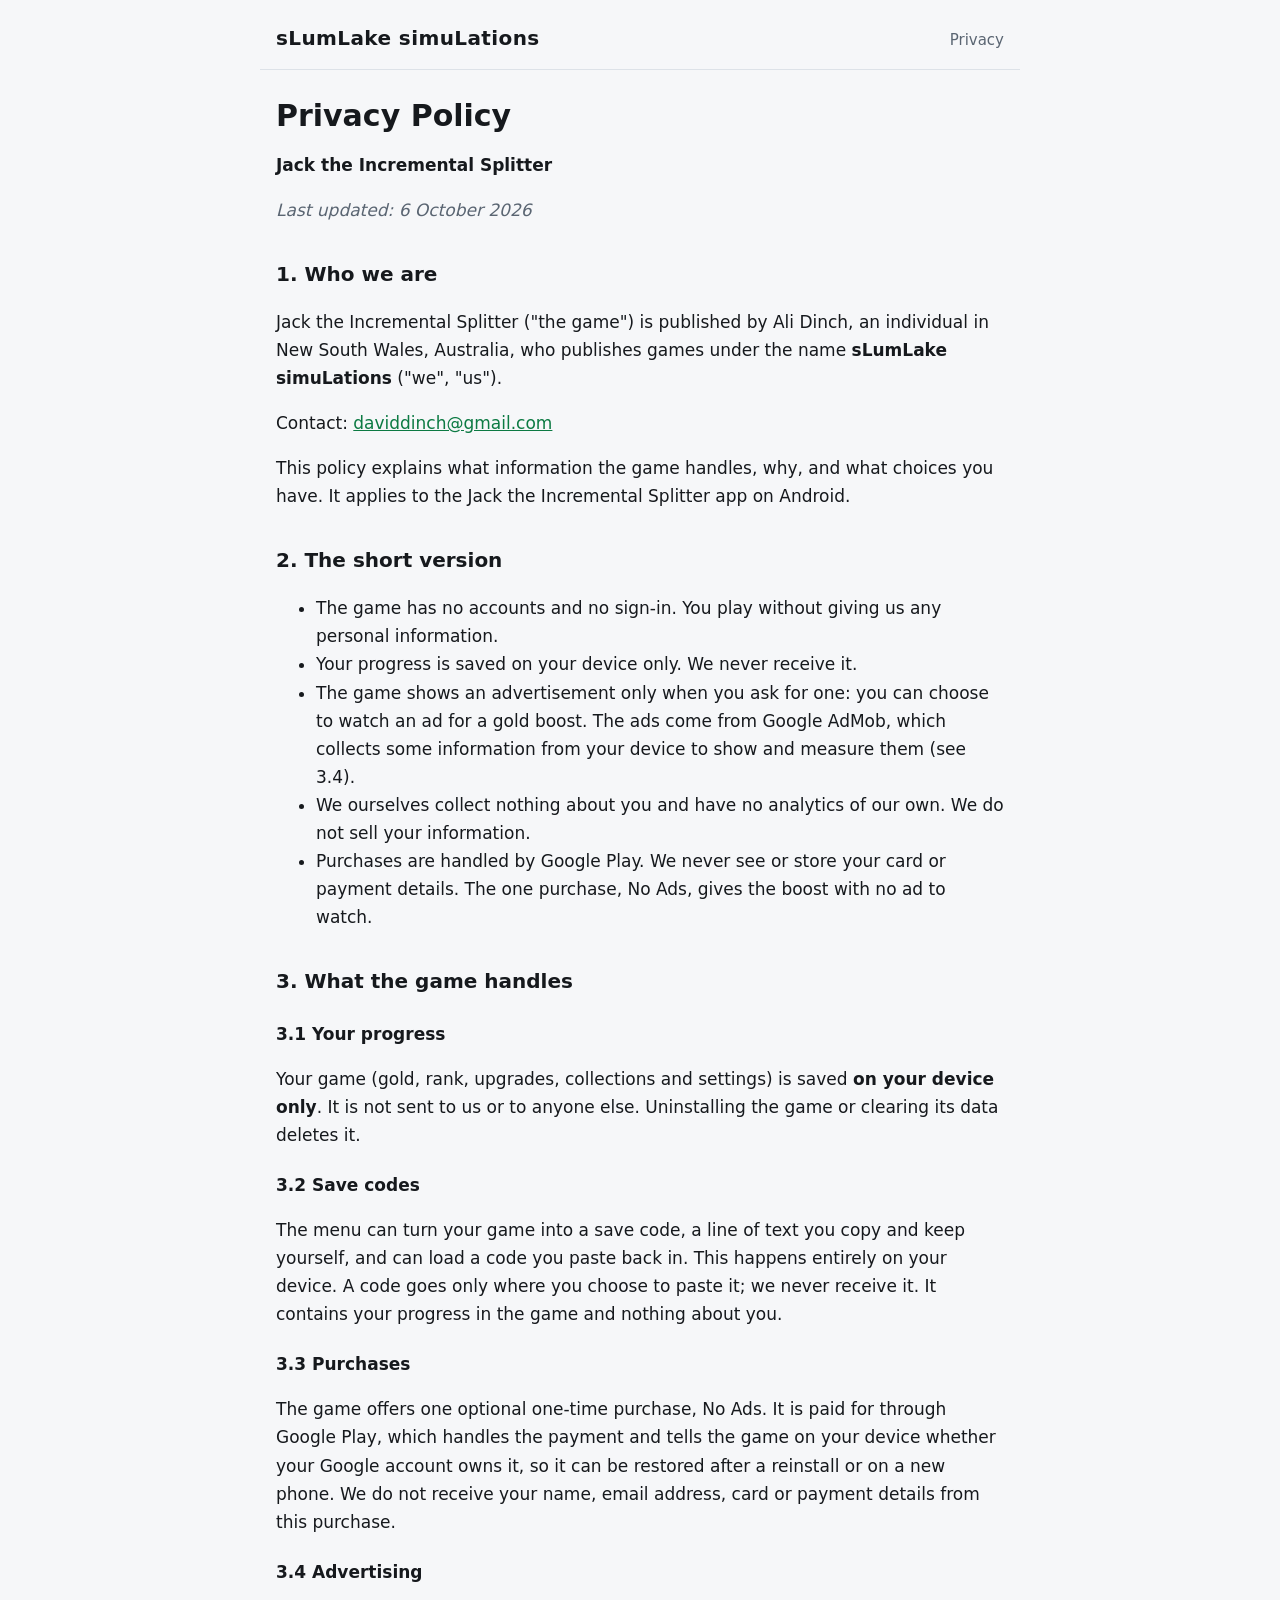
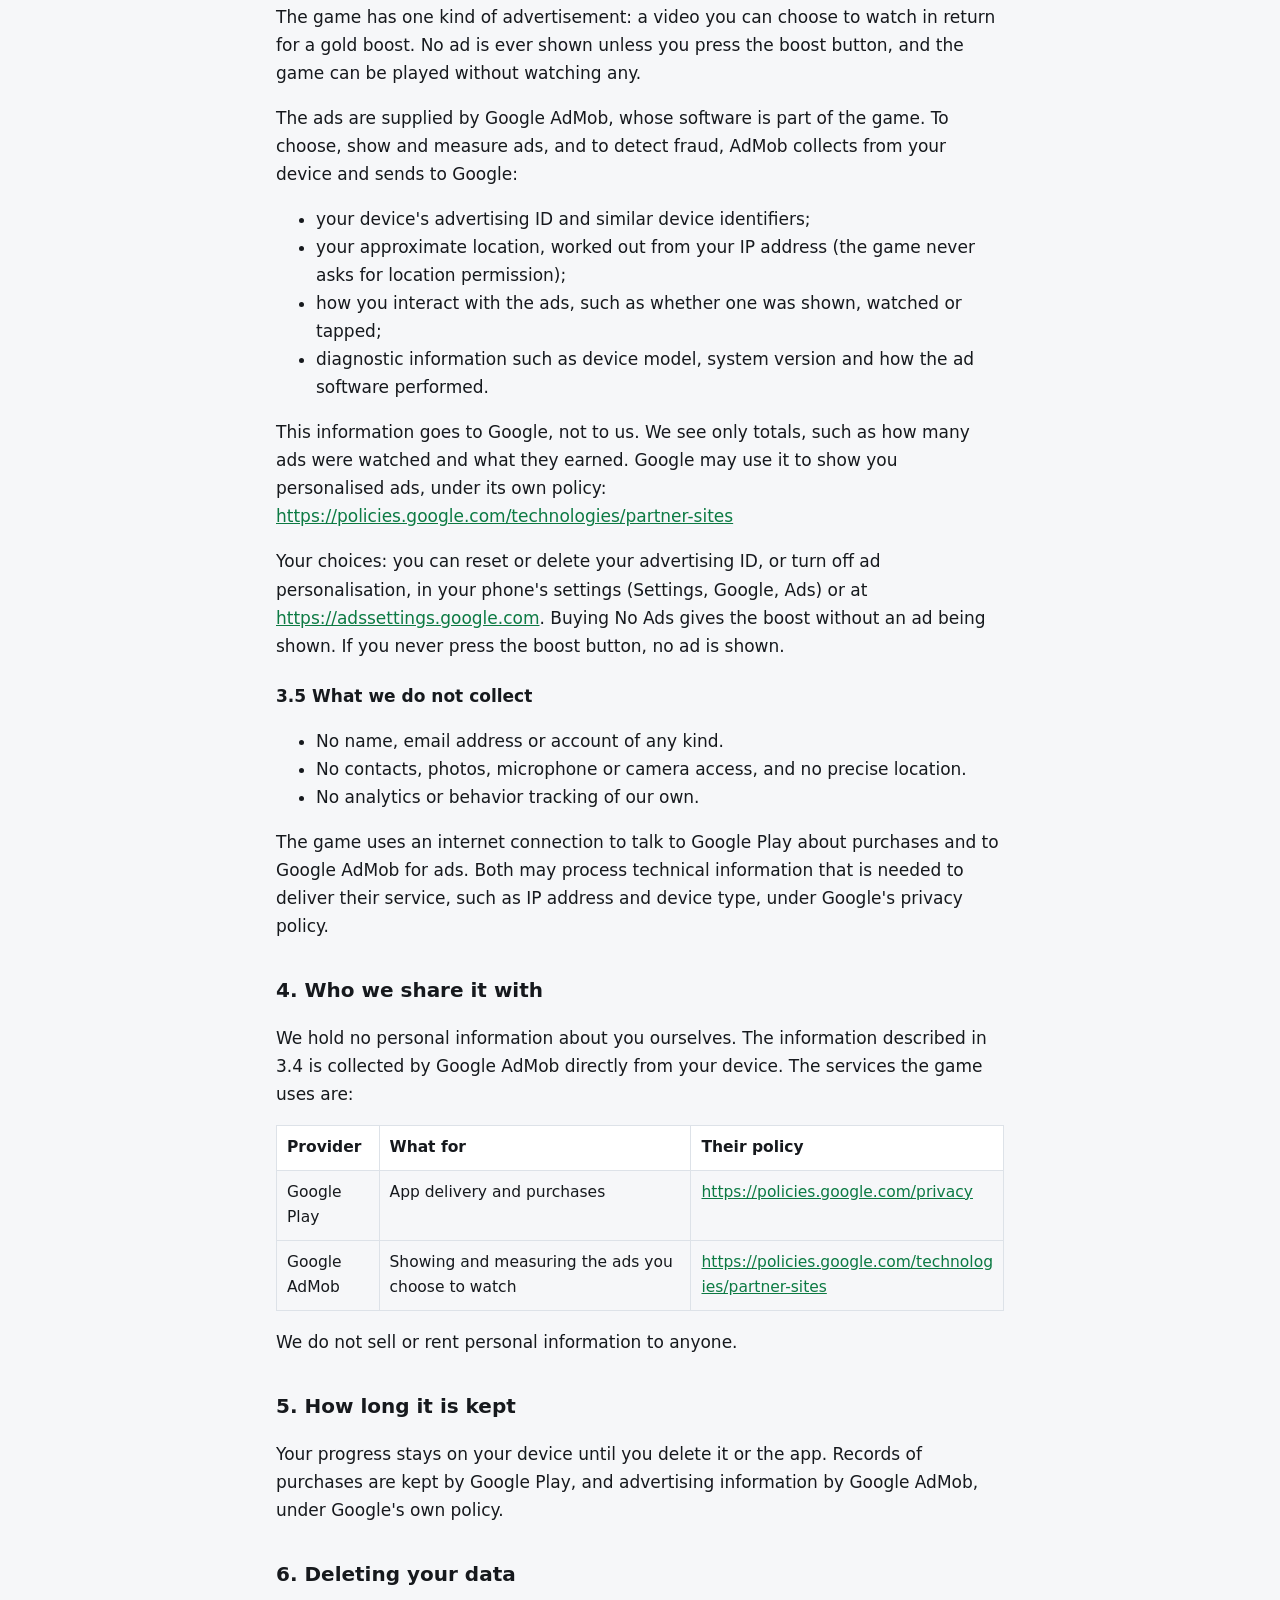
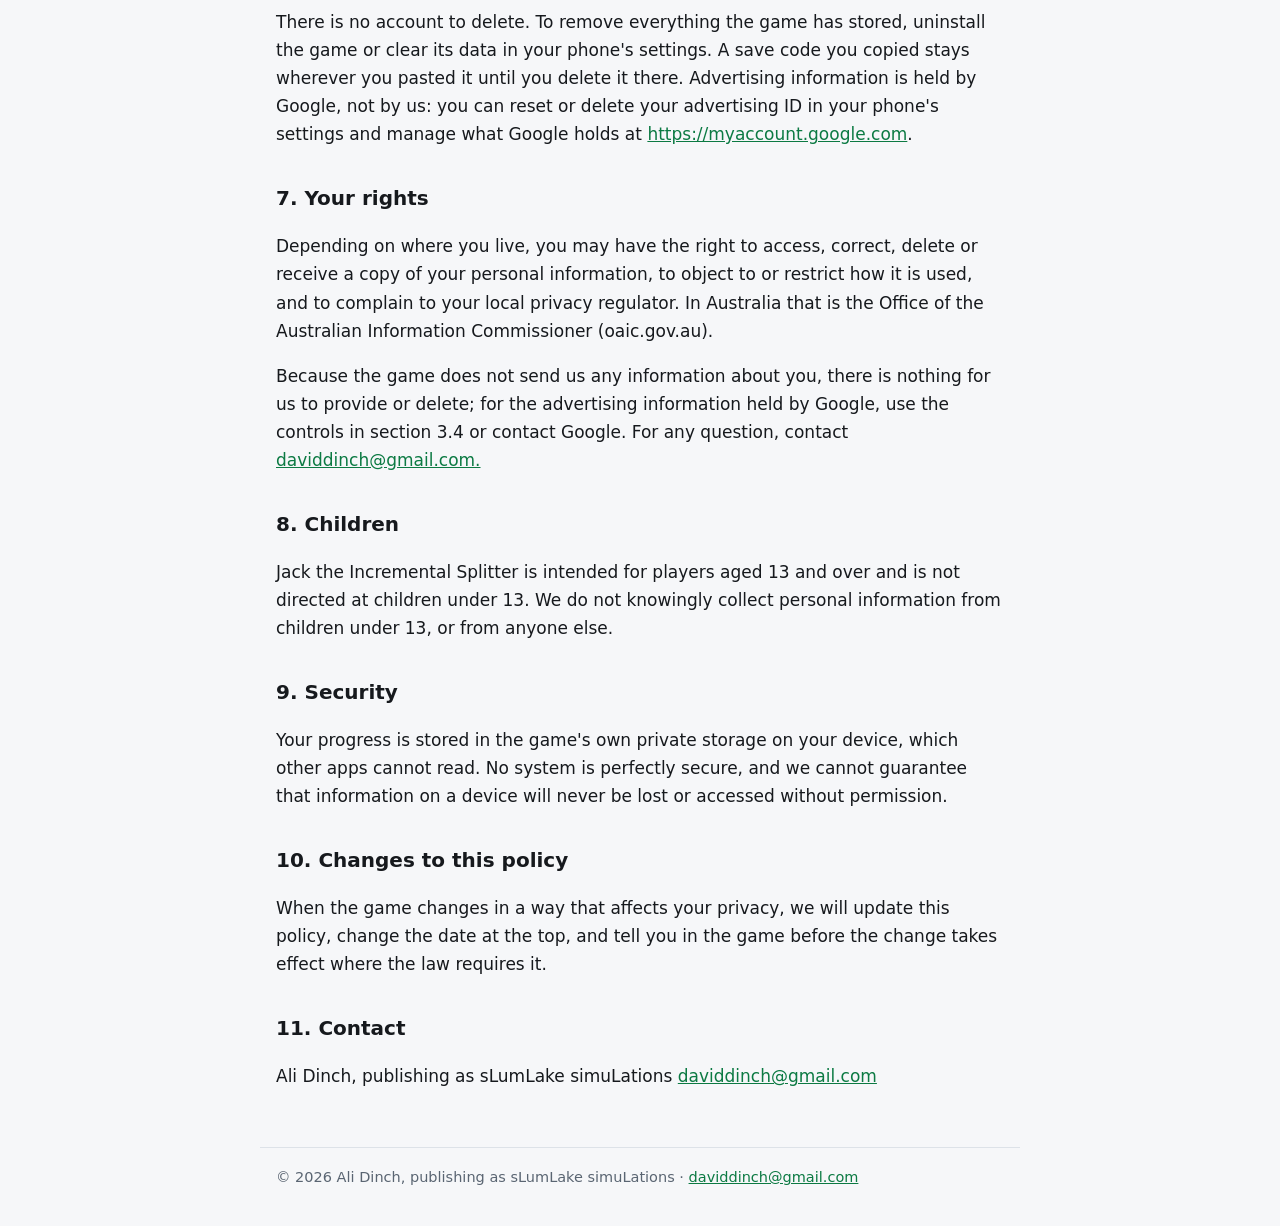
<file: jack/privacy.html>
<!doctype html>
<html lang="en"><head><meta charset="utf-8"><meta name="viewport" content="width=device-width,initial-scale=1">
<title>Privacy Policy · Jack the Incremental Splitter</title><link rel="stylesheet" href="../style.css"><link rel="icon" type="image/png" href="../favicon.png"></head><body>
<header><a href="../index.html">sLumLake simuLations</a><nav><a href="privacy.html">Privacy</a></nav></header>
<main>
<h1>Privacy Policy</h1>
<p><strong>Jack the Incremental Splitter</strong></p>
<p><em>Last updated: 6 October 2026</em></p>
<h2>1. Who we are</h2>
<p>Jack the Incremental Splitter (&quot;the game&quot;) is published by Ali Dinch, an individual in New South Wales, Australia, who publishes games under the name <strong>sLumLake simuLations</strong> (&quot;we&quot;, &quot;us&quot;).</p>
<p>Contact: <a href="mailto:daviddinch@gmail.com">daviddinch@gmail.com</a></p>
<p>This policy explains what information the game handles, why, and what choices you have. It applies to the Jack the Incremental Splitter app on Android.</p>
<h2>2. The short version</h2>
<ul>
<li>The game has no accounts and no sign-in. You play without giving us any personal information.</li>
<li>Your progress is saved on your device only. We never receive it.</li>
<li>The game shows an advertisement only when you ask for one: you can choose to watch an ad for a gold boost. The ads come from Google AdMob, which collects some information from your device to show and measure them (see 3.4).</li>
<li>We ourselves collect nothing about you and have no analytics of our own. We do not sell your information.</li>
<li>Purchases are handled by Google Play. We never see or store your card or payment details. The one purchase, No Ads, gives the boost with no ad to watch.</li>
</ul>
<h2>3. What the game handles</h2>
<h3>3.1 Your progress</h3>
<p>Your game (gold, rank, upgrades, collections and settings) is saved <strong>on your device only</strong>. It is not sent to us or to anyone else. Uninstalling the game or clearing its data deletes it.</p>
<h3>3.2 Save codes</h3>
<p>The menu can turn your game into a save code, a line of text you copy and keep yourself, and can load a code you paste back in. This happens entirely on your device. A code goes only where you choose to paste it; we never receive it. It contains your progress in the game and nothing about you.</p>
<h3>3.3 Purchases</h3>
<p>The game offers one optional one-time purchase, No Ads. It is paid for through Google Play, which handles the payment and tells the game on your device whether your Google account owns it, so it can be restored after a reinstall or on a new phone. We do not receive your name, email address, card or payment details from this purchase.</p>
<h3>3.4 Advertising</h3>
<p>The game has one kind of advertisement: a video you can choose to watch in return for a gold boost. No ad is ever shown unless you press the boost button, and the game can be played without watching any.</p>
<p>The ads are supplied by Google AdMob, whose software is part of the game. To choose, show and measure ads, and to detect fraud, AdMob collects from your device and sends to Google:</p>
<ul>
<li>your device's advertising ID and similar device identifiers;</li>
<li>your approximate location, worked out from your IP address (the game never asks for location permission);</li>
<li>how you interact with the ads, such as whether one was shown, watched or tapped;</li>
<li>diagnostic information such as device model, system version and how the ad software performed.</li>
</ul>
<p>This information goes to Google, not to us. We see only totals, such as how many ads were watched and what they earned. Google may use it to show you personalised ads, under its own policy: <a href="https://policies.google.com/technologies/partner-sites">https://policies.google.com/technologies/partner-sites</a></p>
<p>Your choices: you can reset or delete your advertising ID, or turn off ad personalisation, in your phone's settings (Settings, Google, Ads) or at <a href="https://adssettings.google.com">https://adssettings.google.com</a>. Buying No Ads gives the boost without an ad being shown. If you never press the boost button, no ad is shown.</p>
<h3>3.5 What we do not collect</h3>
<ul>
<li>No name, email address or account of any kind.</li>
<li>No contacts, photos, microphone or camera access, and no precise location.</li>
<li>No analytics or behavior tracking of our own.</li>
</ul>
<p>The game uses an internet connection to talk to Google Play about purchases and to Google AdMob for ads. Both may process technical information that is needed to deliver their service, such as IP address and device type, under Google's privacy policy.</p>
<h2>4. Who we share it with</h2>
<p>We hold no personal information about you ourselves. The information described in 3.4 is collected by Google AdMob directly from your device. The services the game uses are:</p>
<table>
<thead>
<tr>
<th>Provider</th>
<th>What for</th>
<th>Their policy</th>
</tr>
</thead>
<tbody><tr>
<td>Google Play</td>
<td>App delivery and purchases</td>
<td><a href="https://policies.google.com/privacy">https://policies.google.com/privacy</a></td>
</tr>
<tr>
<td>Google AdMob</td>
<td>Showing and measuring the ads you choose to watch</td>
<td><a href="https://policies.google.com/technologies/partner-sites">https://policies.google.com/technologies/partner-sites</a></td>
</tr></tbody>
</table>
<p>We do not sell or rent personal information to anyone.</p>
<h2>5. How long it is kept</h2>
<p>Your progress stays on your device until you delete it or the app. Records of purchases are kept by Google Play, and advertising information by Google AdMob, under Google's own policy.</p>
<h2>6. Deleting your data</h2>
<p>There is no account to delete. To remove everything the game has stored, uninstall the game or clear its data in your phone's settings. A save code you copied stays wherever you pasted it until you delete it there. Advertising information is held by Google, not by us: you can reset or delete your advertising ID in your phone's settings and manage what Google holds at <a href="https://myaccount.google.com">https://myaccount.google.com</a>.</p>
<h2>7. Your rights</h2>
<p>Depending on where you live, you may have the right to access, correct, delete or receive a copy of your personal information, to object to or restrict how it is used, and to complain to your local privacy regulator. In Australia that is the Office of the Australian Information Commissioner (oaic.gov.au).</p>
<p>Because the game does not send us any information about you, there is nothing for us to provide or delete; for the advertising information held by Google, use the controls in section 3.4 or contact Google. For any question, contact <a href="mailto:daviddinch@gmail.com.">daviddinch@gmail.com.</a></p>
<h2>8. Children</h2>
<p>Jack the Incremental Splitter is intended for players aged 13 and over and is not directed at children under 13. We do not knowingly collect personal information from children under 13, or from anyone else.</p>
<h2>9. Security</h2>
<p>Your progress is stored in the game's own private storage on your device, which other apps cannot read. No system is perfectly secure, and we cannot guarantee that information on a device will never be lost or accessed without permission.</p>
<h2>10. Changes to this policy</h2>
<p>When the game changes in a way that affects your privacy, we will update this policy, change the date at the top, and tell you in the game before the change takes effect where the law requires it.</p>
<h2>11. Contact</h2>
<p>Ali Dinch, publishing as sLumLake simuLations
<a href="mailto:daviddinch@gmail.com">daviddinch@gmail.com</a></p>
</main><footer>© 2026 Ali Dinch, publishing as sLumLake simuLations · <a href="mailto:daviddinch@gmail.com">daviddinch@gmail.com</a></footer></body></html>
</file>
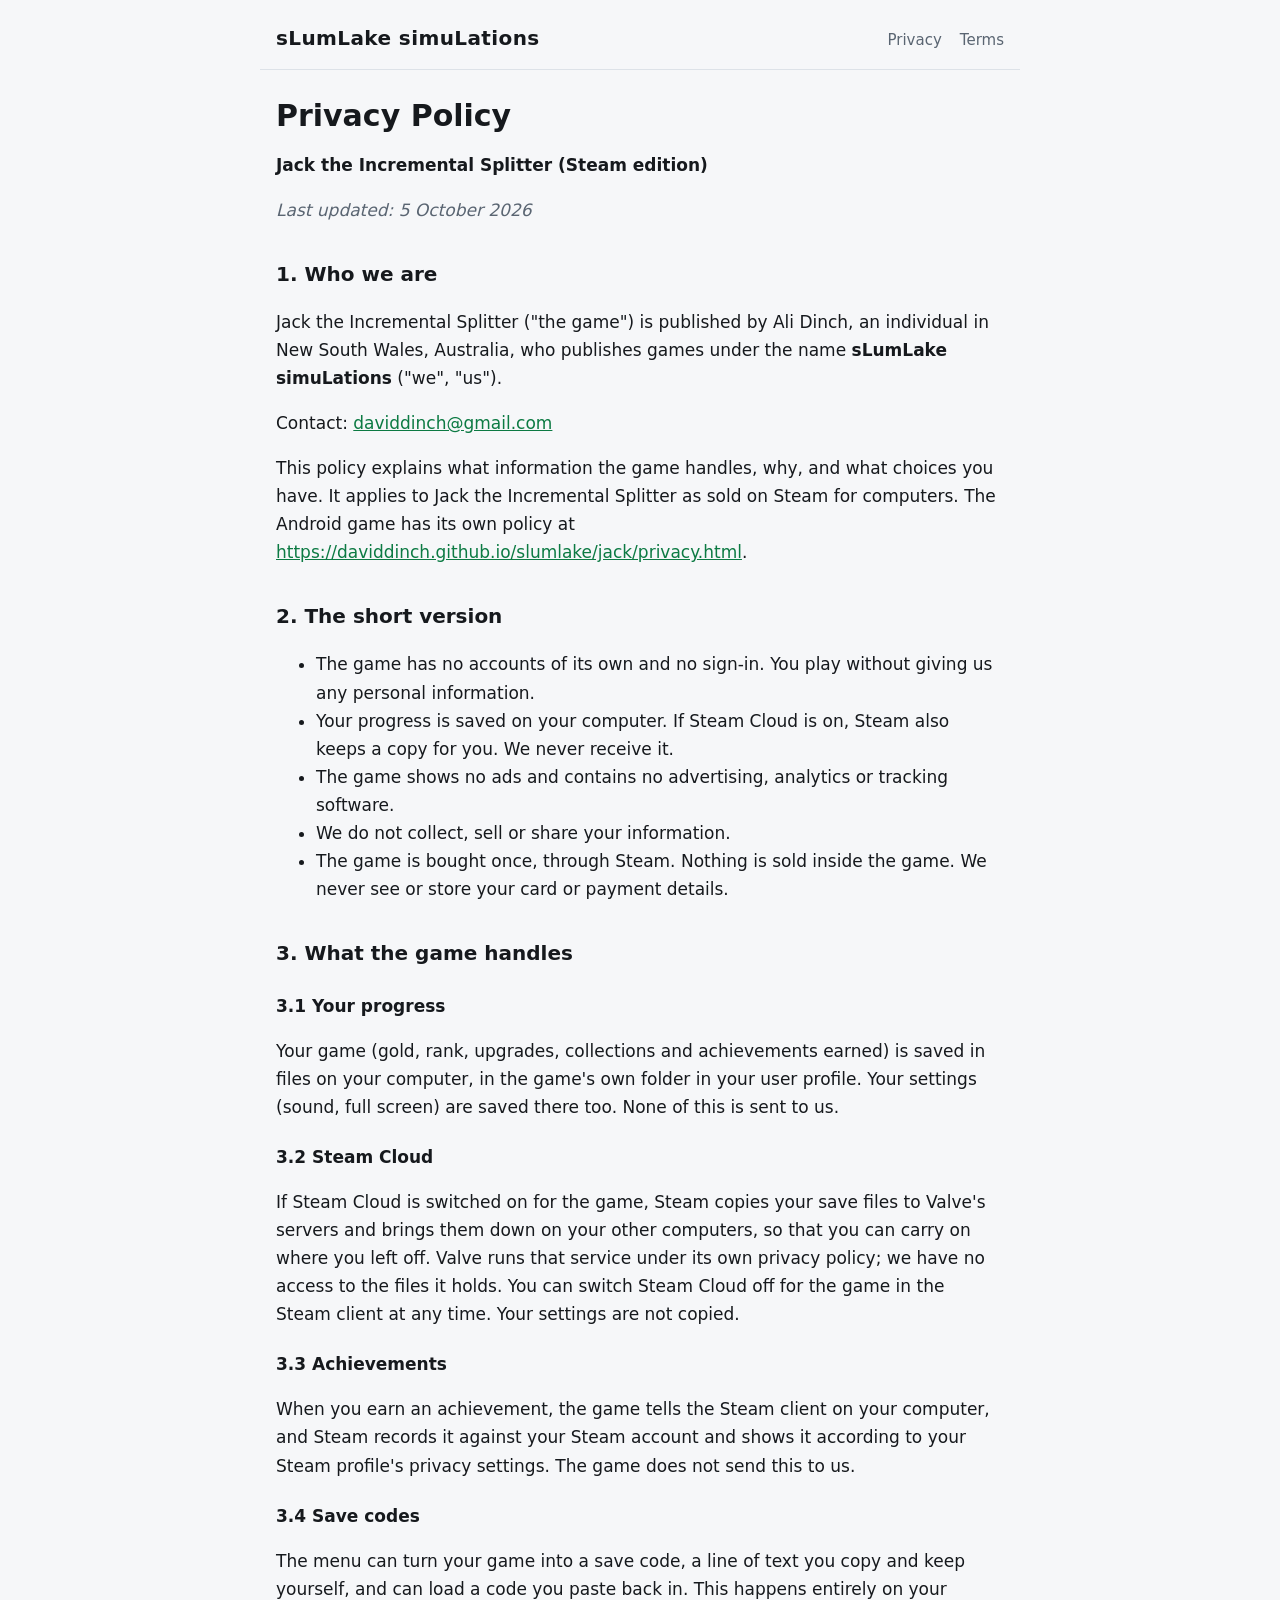
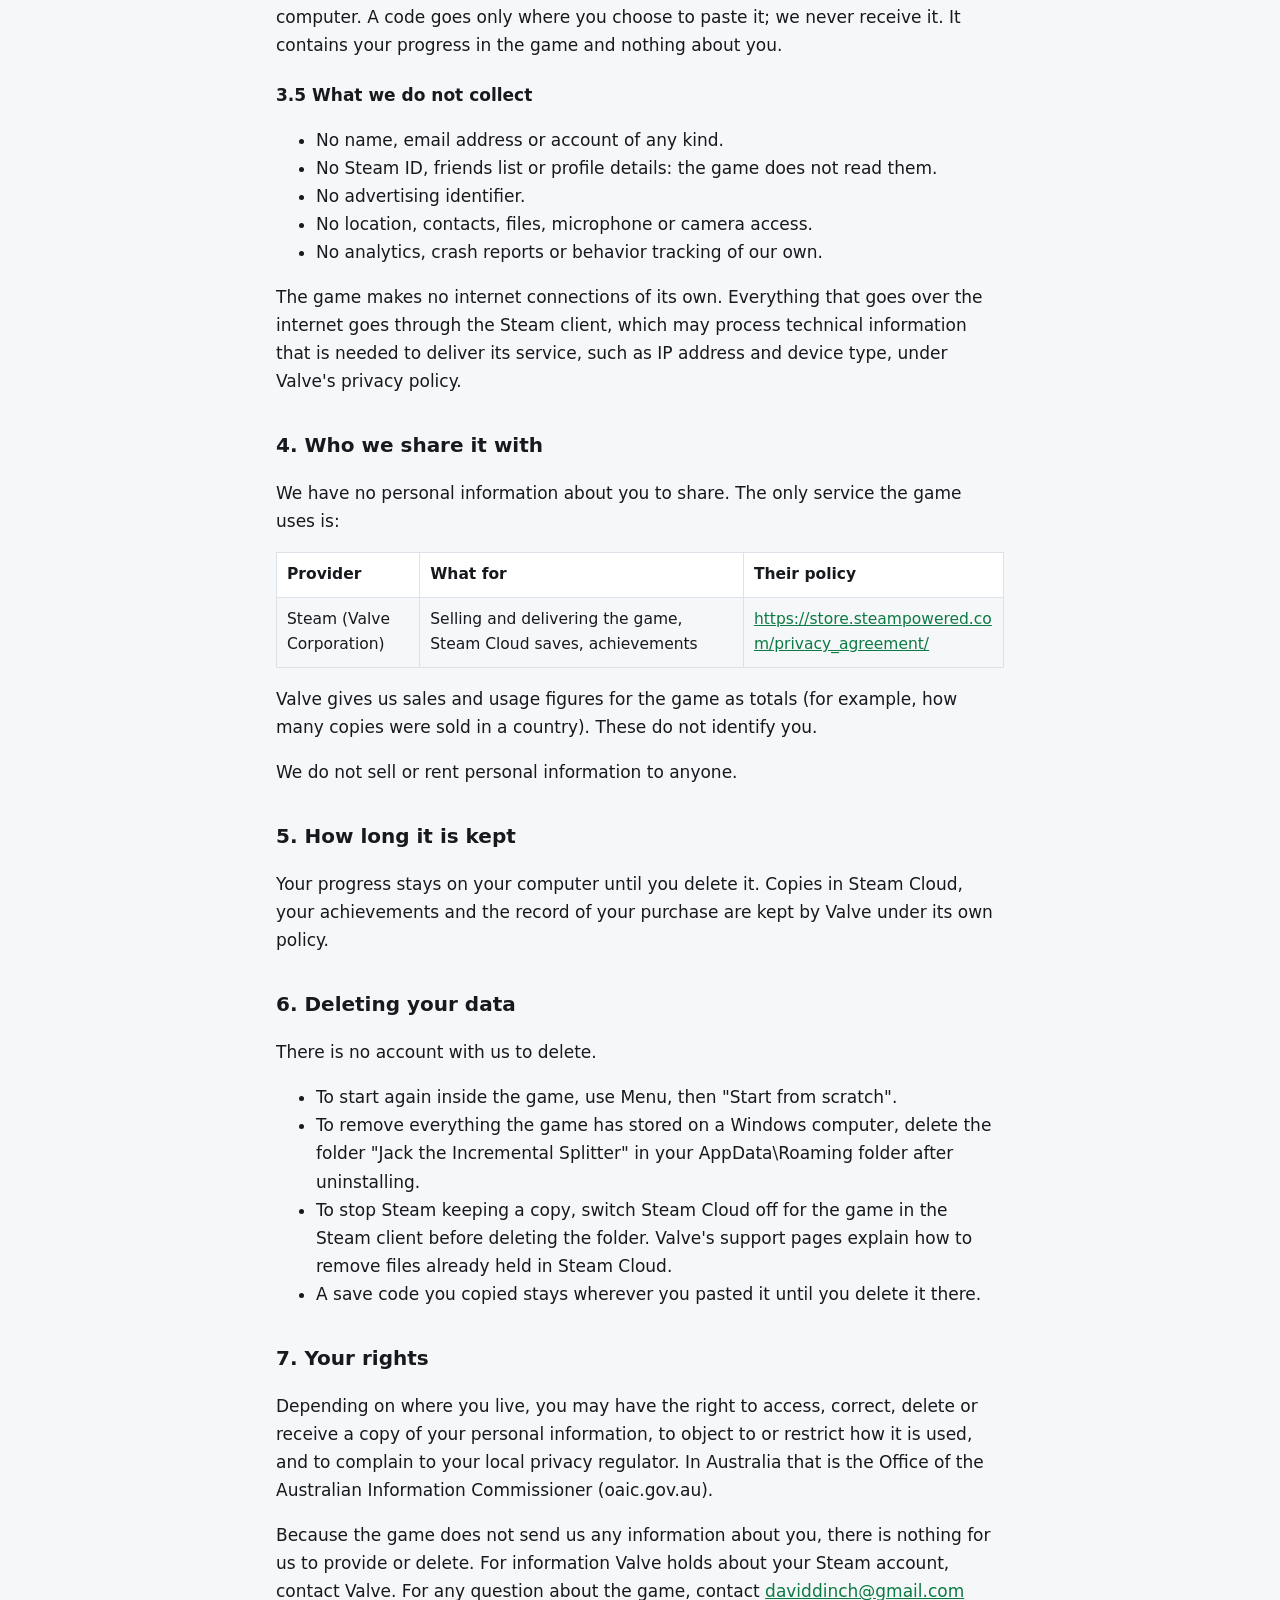
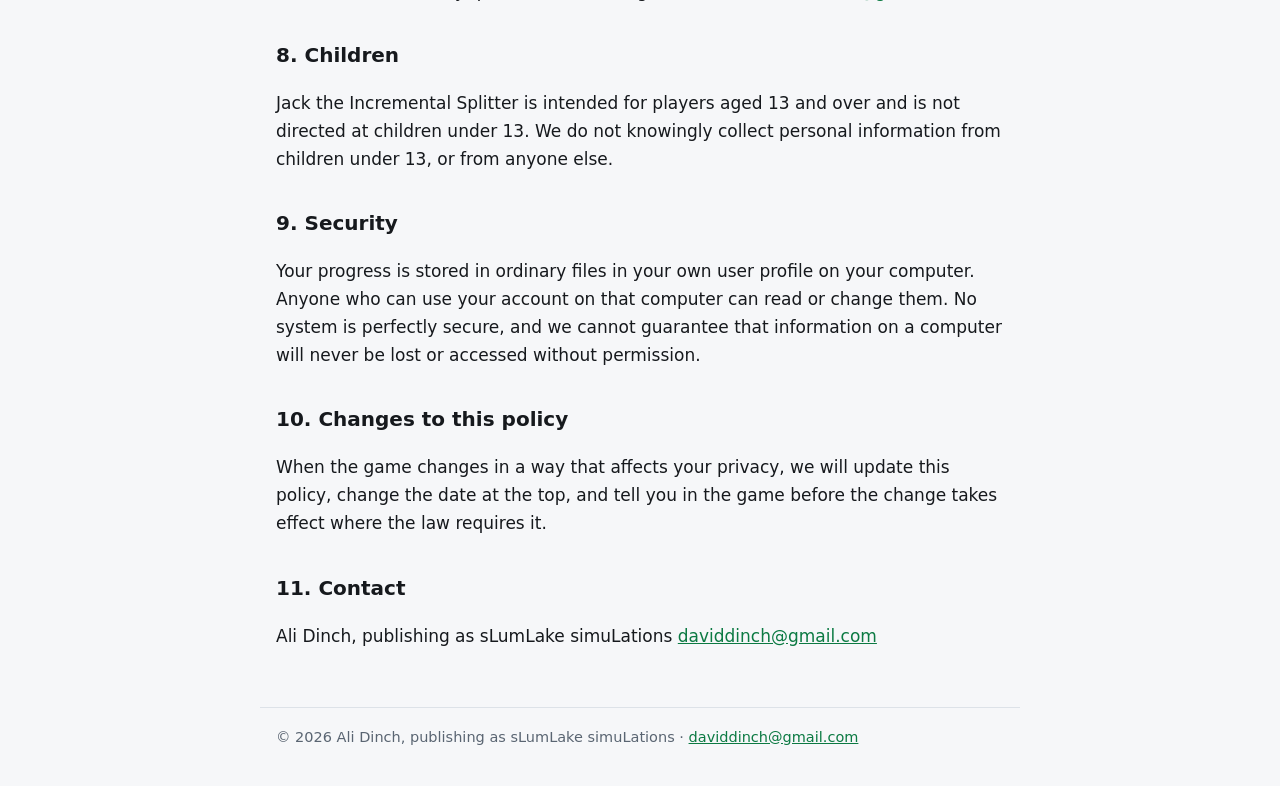
<file: jack/steam-privacy.html>
<!doctype html>
<html lang="en"><head><meta charset="utf-8"><meta name="viewport" content="width=device-width,initial-scale=1">
<title>Privacy Policy · Jack the Incremental Splitter (Steam)</title><link rel="stylesheet" href="../style.css"><link rel="icon" type="image/png" href="../favicon.png"></head><body>
<header><a href="../index.html">sLumLake simuLations</a><nav><a href="steam-privacy.html">Privacy</a><a href="steam-terms.html">Terms</a></nav></header>
<main>
<h1>Privacy Policy</h1>
<p><strong>Jack the Incremental Splitter (Steam edition)</strong></p>
<p><em>Last updated: 5 October 2026</em></p>
<h2>1. Who we are</h2>
<p>Jack the Incremental Splitter (&quot;the game&quot;) is published by Ali Dinch, an individual in New South Wales, Australia, who publishes games under the name <strong>sLumLake simuLations</strong> (&quot;we&quot;, &quot;us&quot;).</p>
<p>Contact: <a href="mailto:daviddinch@gmail.com">daviddinch@gmail.com</a></p>
<p>This policy explains what information the game handles, why, and what choices you have. It applies to Jack the Incremental Splitter as sold on Steam for computers. The Android game has its own policy at <a href="https://daviddinch.github.io/slumlake/jack/privacy.html">https://daviddinch.github.io/slumlake/jack/privacy.html</a>.</p>
<h2>2. The short version</h2>
<ul>
<li>The game has no accounts of its own and no sign-in. You play without giving us any personal information.</li>
<li>Your progress is saved on your computer. If Steam Cloud is on, Steam also keeps a copy for you. We never receive it.</li>
<li>The game shows no ads and contains no advertising, analytics or tracking software.</li>
<li>We do not collect, sell or share your information.</li>
<li>The game is bought once, through Steam. Nothing is sold inside the game. We never see or store your card or payment details.</li>
</ul>
<h2>3. What the game handles</h2>
<h3>3.1 Your progress</h3>
<p>Your game (gold, rank, upgrades, collections and achievements earned) is saved in files on your computer, in the game&#x27;s own folder in your user profile. Your settings (sound, full screen) are saved there too. None of this is sent to us.</p>
<h3>3.2 Steam Cloud</h3>
<p>If Steam Cloud is switched on for the game, Steam copies your save files to Valve&#x27;s servers and brings them down on your other computers, so that you can carry on where you left off. Valve runs that service under its own privacy policy; we have no access to the files it holds. You can switch Steam Cloud off for the game in the Steam client at any time. Your settings are not copied.</p>
<h3>3.3 Achievements</h3>
<p>When you earn an achievement, the game tells the Steam client on your computer, and Steam records it against your Steam account and shows it according to your Steam profile&#x27;s privacy settings. The game does not send this to us.</p>
<h3>3.4 Save codes</h3>
<p>The menu can turn your game into a save code, a line of text you copy and keep yourself, and can load a code you paste back in. This happens entirely on your computer. A code goes only where you choose to paste it; we never receive it. It contains your progress in the game and nothing about you.</p>
<h3>3.5 What we do not collect</h3>
<ul>
<li>No name, email address or account of any kind.</li>
<li>No Steam ID, friends list or profile details: the game does not read them.</li>
<li>No advertising identifier.</li>
<li>No location, contacts, files, microphone or camera access.</li>
<li>No analytics, crash reports or behavior tracking of our own.</li>
</ul>
<p>The game makes no internet connections of its own. Everything that goes over the internet goes through the Steam client, which may process technical information that is needed to deliver its service, such as IP address and device type, under Valve&#x27;s privacy policy.</p>
<h2>4. Who we share it with</h2>
<p>We have no personal information about you to share. The only service the game uses is:</p>
<table>
<thead>
<tr>
<th>Provider</th>
<th>What for</th>
<th>Their policy</th>
</tr>
</thead>
<tbody>
<tr>
<td>Steam (Valve Corporation)</td>
<td>Selling and delivering the game, Steam Cloud saves, achievements</td>
<td><a href="https://store.steampowered.com/privacy_agreement/">https://store.steampowered.com/privacy_agreement/</a></td>
</tr>
</tbody>
</table>
<p>Valve gives us sales and usage figures for the game as totals (for example, how many copies were sold in a country). These do not identify you.</p>
<p>We do not sell or rent personal information to anyone.</p>
<h2>5. How long it is kept</h2>
<p>Your progress stays on your computer until you delete it. Copies in Steam Cloud, your achievements and the record of your purchase are kept by Valve under its own policy.</p>
<h2>6. Deleting your data</h2>
<p>There is no account with us to delete.</p>
<ul>
<li>To start again inside the game, use Menu, then &quot;Start from scratch&quot;.</li>
<li>To remove everything the game has stored on a Windows computer, delete the folder &quot;Jack the Incremental Splitter&quot; in your AppData\Roaming folder after uninstalling.</li>
<li>To stop Steam keeping a copy, switch Steam Cloud off for the game in the Steam client before deleting the folder. Valve&#x27;s support pages explain how to remove files already held in Steam Cloud.</li>
<li>A save code you copied stays wherever you pasted it until you delete it there.</li>
</ul>
<h2>7. Your rights</h2>
<p>Depending on where you live, you may have the right to access, correct, delete or receive a copy of your personal information, to object to or restrict how it is used, and to complain to your local privacy regulator. In Australia that is the Office of the Australian Information Commissioner (oaic.gov.au).</p>
<p>Because the game does not send us any information about you, there is nothing for us to provide or delete. For information Valve holds about your Steam account, contact Valve. For any question about the game, contact <a href="mailto:daviddinch@gmail.com">daviddinch@gmail.com</a></p>
<h2>8. Children</h2>
<p>Jack the Incremental Splitter is intended for players aged 13 and over and is not directed at children under 13. We do not knowingly collect personal information from children under 13, or from anyone else.</p>
<h2>9. Security</h2>
<p>Your progress is stored in ordinary files in your own user profile on your computer. Anyone who can use your account on that computer can read or change them. No system is perfectly secure, and we cannot guarantee that information on a computer will never be lost or accessed without permission.</p>
<h2>10. Changes to this policy</h2>
<p>When the game changes in a way that affects your privacy, we will update this policy, change the date at the top, and tell you in the game before the change takes effect where the law requires it.</p>
<h2>11. Contact</h2>
<p>Ali Dinch, publishing as sLumLake simuLations
<a href="mailto:daviddinch@gmail.com">daviddinch@gmail.com</a></p>
</main><footer>© 2026 Ali Dinch, publishing as sLumLake simuLations · <a href="mailto:daviddinch@gmail.com">daviddinch@gmail.com</a></footer></body></html>
</file>
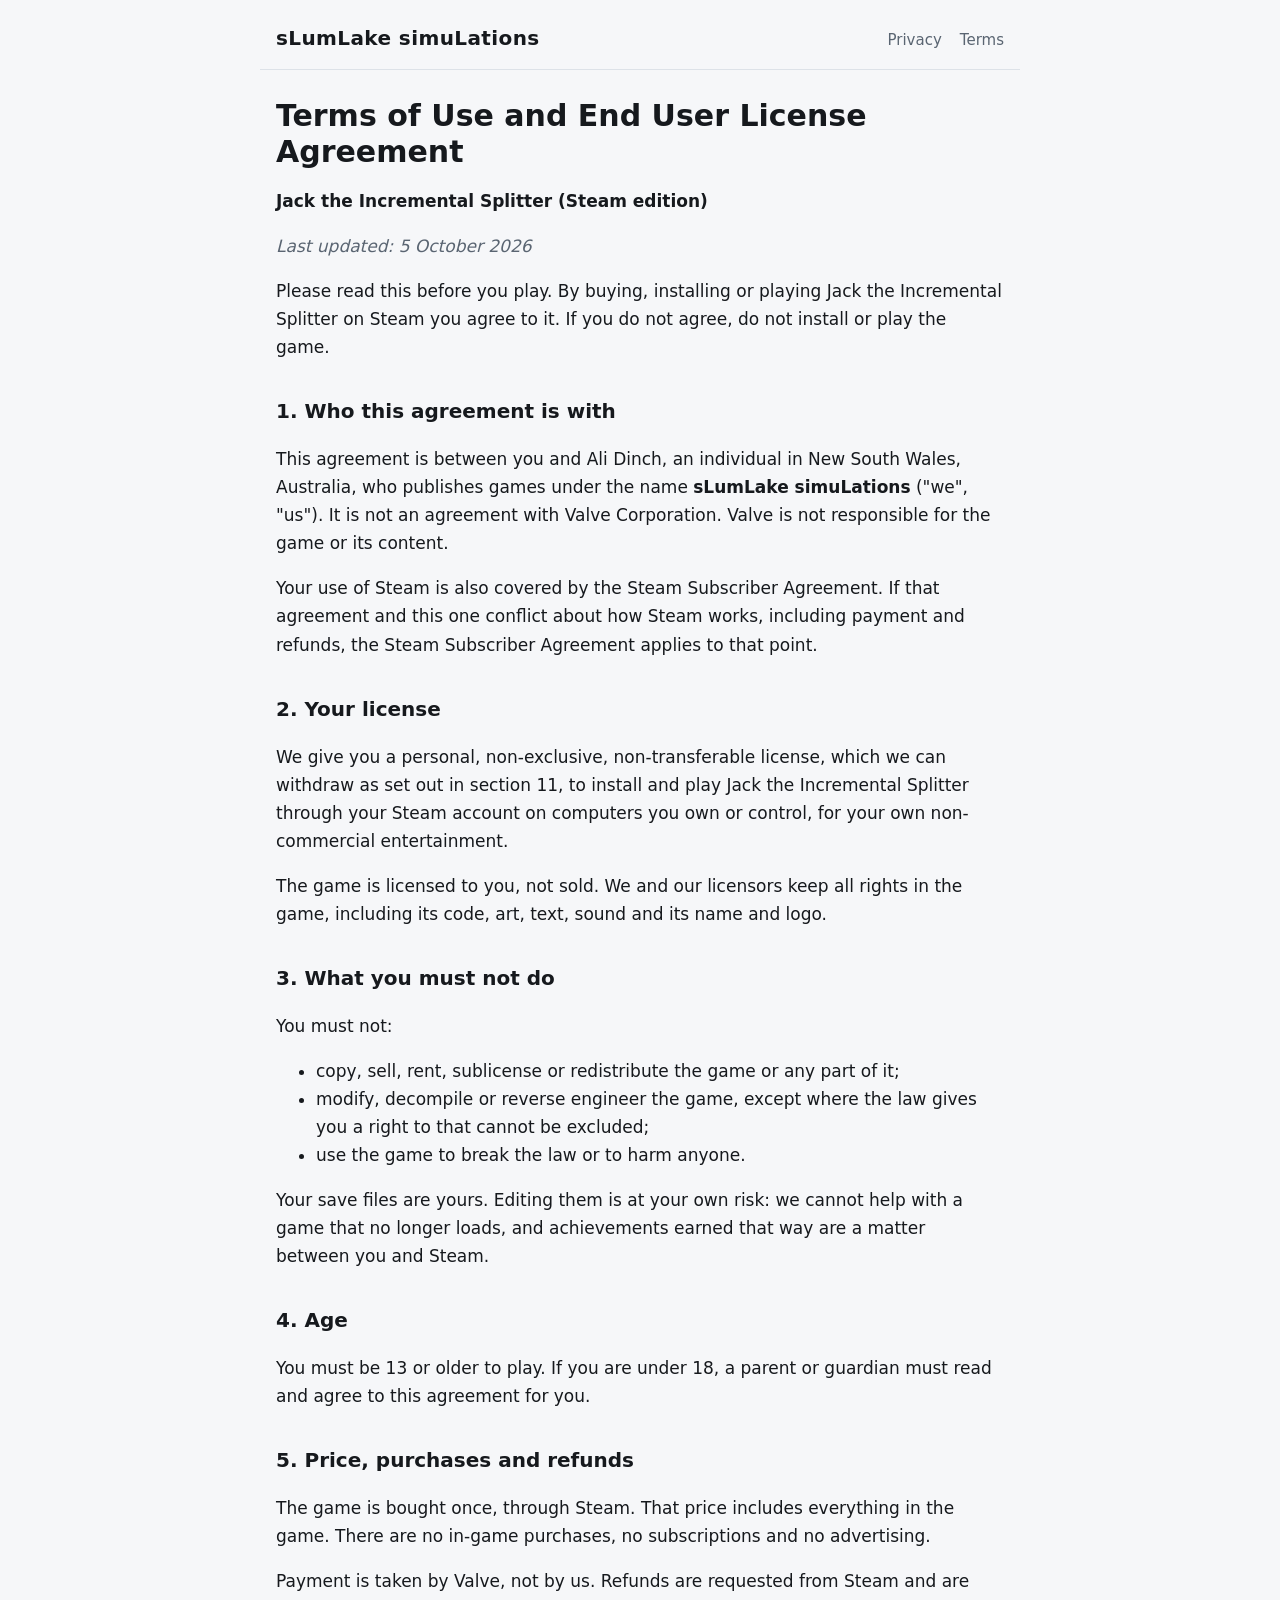
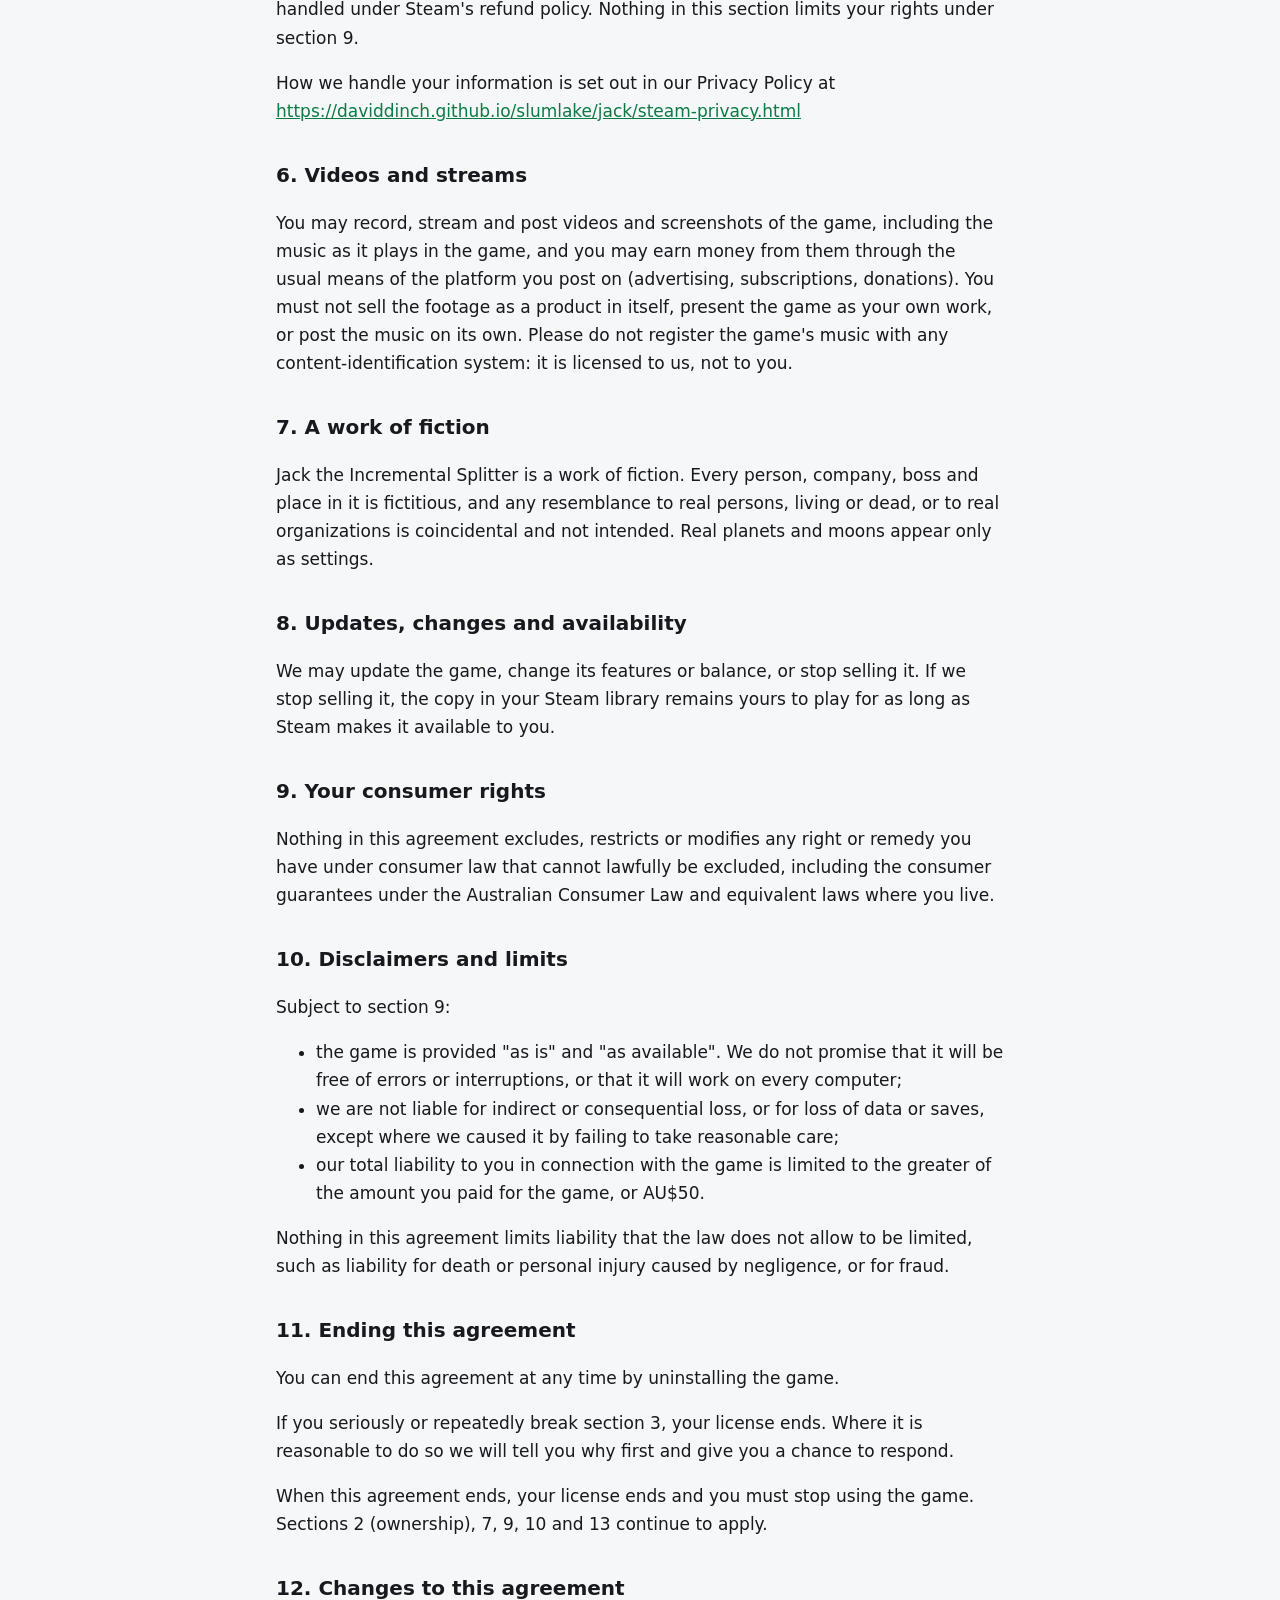
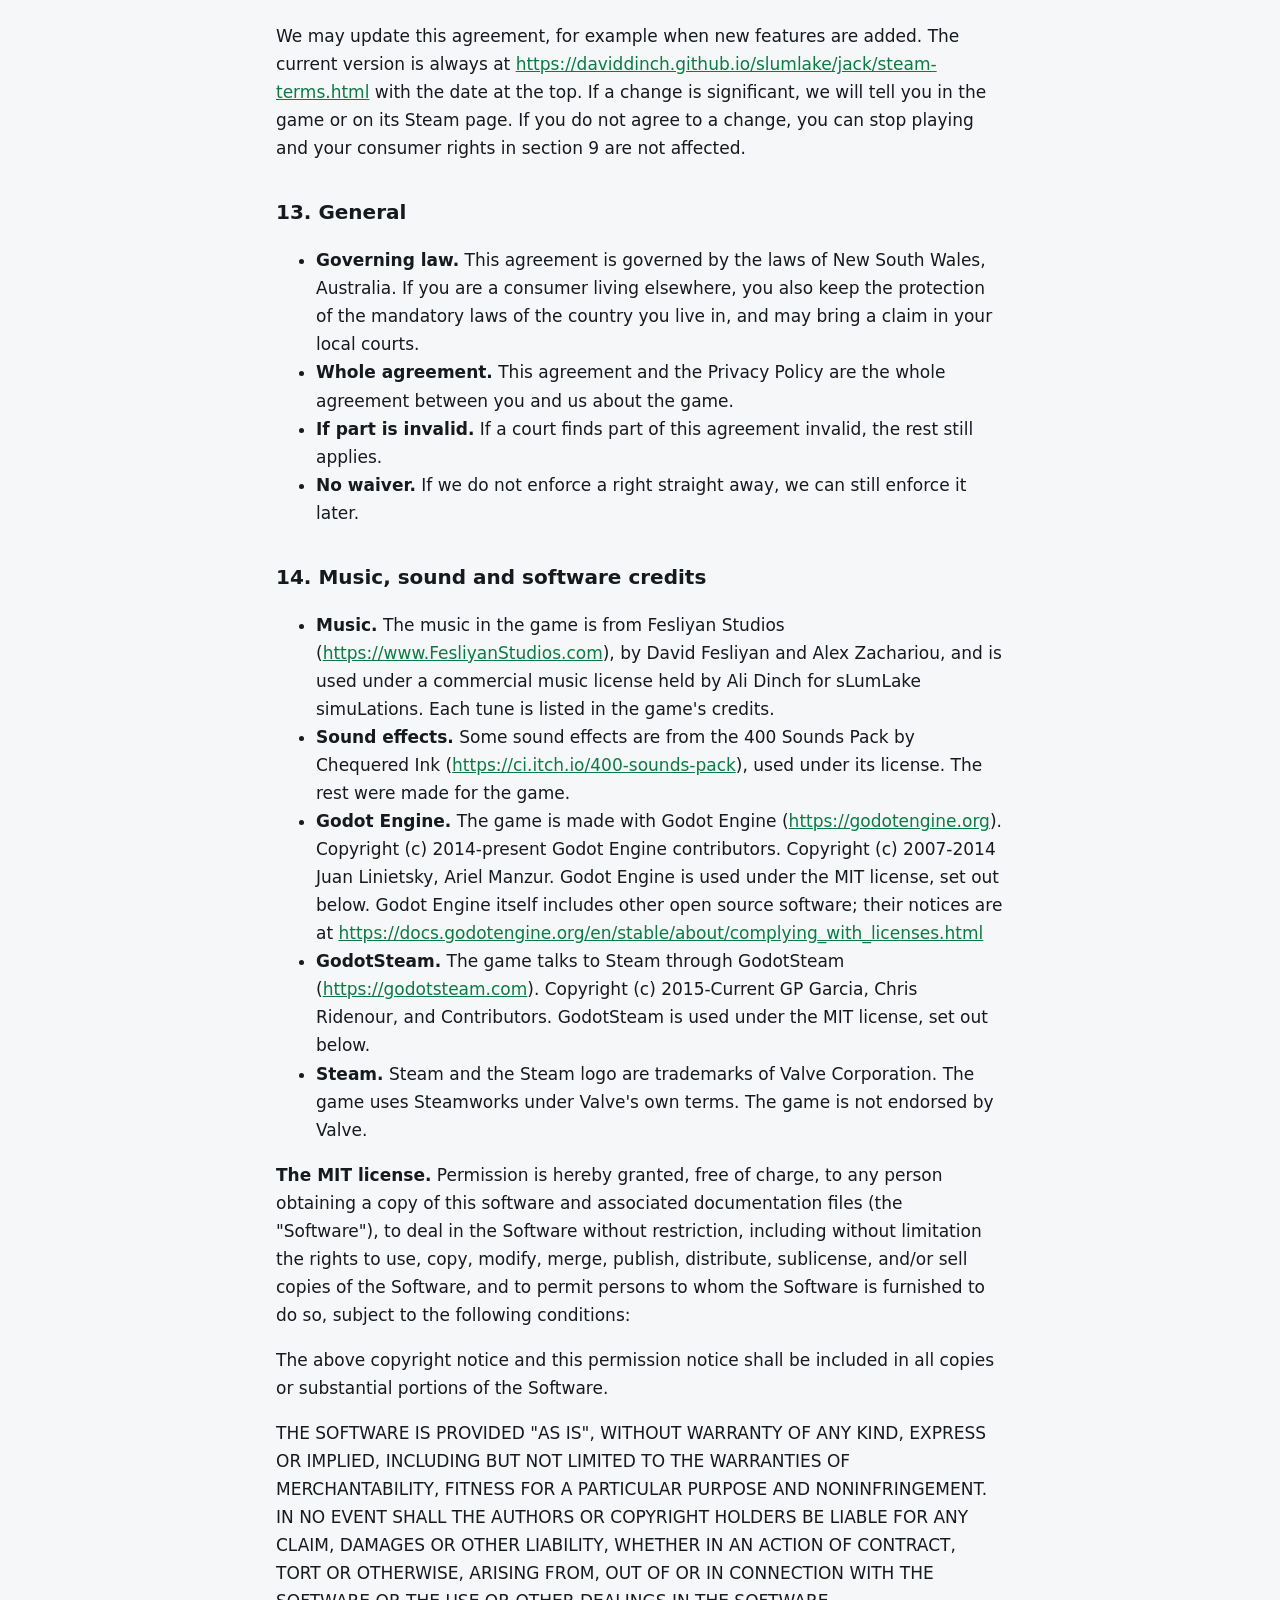
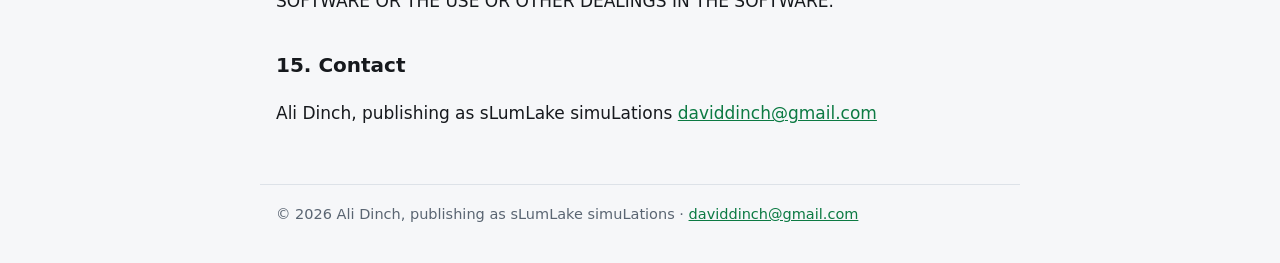
<file: jack/steam-terms.html>
<!doctype html>
<html lang="en"><head><meta charset="utf-8"><meta name="viewport" content="width=device-width,initial-scale=1">
<title>Terms of Use · Jack the Incremental Splitter (Steam)</title><link rel="stylesheet" href="../style.css"><link rel="icon" type="image/png" href="../favicon.png"></head><body>
<header><a href="../index.html">sLumLake simuLations</a><nav><a href="steam-privacy.html">Privacy</a><a href="steam-terms.html">Terms</a></nav></header>
<main>
<h1>Terms of Use and End User License Agreement</h1>
<p><strong>Jack the Incremental Splitter (Steam edition)</strong></p>
<p><em>Last updated: 5 October 2026</em></p>
<p>Please read this before you play. By buying, installing or playing Jack the Incremental Splitter on Steam you agree to it. If you do not agree, do not install or play the game.</p>
<h2>1. Who this agreement is with</h2>
<p>This agreement is between you and Ali Dinch, an individual in New South Wales, Australia, who publishes games under the name <strong>sLumLake simuLations</strong> (&quot;we&quot;, &quot;us&quot;). It is not an agreement with Valve Corporation. Valve is not responsible for the game or its content.</p>
<p>Your use of Steam is also covered by the Steam Subscriber Agreement. If that agreement and this one conflict about how Steam works, including payment and refunds, the Steam Subscriber Agreement applies to that point.</p>
<h2>2. Your license</h2>
<p>We give you a personal, non-exclusive, non-transferable license, which we can withdraw as set out in section 11, to install and play Jack the Incremental Splitter through your Steam account on computers you own or control, for your own non-commercial entertainment.</p>
<p>The game is licensed to you, not sold. We and our licensors keep all rights in the game, including its code, art, text, sound and its name and logo.</p>
<h2>3. What you must not do</h2>
<p>You must not:</p>
<ul>
<li>copy, sell, rent, sublicense or redistribute the game or any part of it;</li>
<li>modify, decompile or reverse engineer the game, except where the law gives you a right to that cannot be excluded;</li>
<li>use the game to break the law or to harm anyone.</li>
</ul>
<p>Your save files are yours. Editing them is at your own risk: we cannot help with a game that no longer loads, and achievements earned that way are a matter between you and Steam.</p>
<h2>4. Age</h2>
<p>You must be 13 or older to play. If you are under 18, a parent or guardian must read and agree to this agreement for you.</p>
<h2>5. Price, purchases and refunds</h2>
<p>The game is bought once, through Steam. That price includes everything in the game. There are no in-game purchases, no subscriptions and no advertising.</p>
<p>Payment is taken by Valve, not by us. Refunds are requested from Steam and are handled under Steam&#x27;s refund policy. Nothing in this section limits your rights under section 9.</p>
<p>How we handle your information is set out in our Privacy Policy at <a href="https://daviddinch.github.io/slumlake/jack/steam-privacy.html">https://daviddinch.github.io/slumlake/jack/steam-privacy.html</a></p>
<h2>6. Videos and streams</h2>
<p>You may record, stream and post videos and screenshots of the game, including the music as it plays in the game, and you may earn money from them through the usual means of the platform you post on (advertising, subscriptions, donations). You must not sell the footage as a product in itself, present the game as your own work, or post the music on its own. Please do not register the game&#x27;s music with any content-identification system: it is licensed to us, not to you.</p>
<h2>7. A work of fiction</h2>
<p>Jack the Incremental Splitter is a work of fiction. Every person, company, boss and place in it is fictitious, and any resemblance to real persons, living or dead, or to real organizations is coincidental and not intended. Real planets and moons appear only as settings.</p>
<h2>8. Updates, changes and availability</h2>
<p>We may update the game, change its features or balance, or stop selling it. If we stop selling it, the copy in your Steam library remains yours to play for as long as Steam makes it available to you.</p>
<h2>9. Your consumer rights</h2>
<p>Nothing in this agreement excludes, restricts or modifies any right or remedy you have under consumer law that cannot lawfully be excluded, including the consumer guarantees under the Australian Consumer Law and equivalent laws where you live.</p>
<h2>10. Disclaimers and limits</h2>
<p>Subject to section 9:</p>
<ul>
<li>the game is provided &quot;as is&quot; and &quot;as available&quot;. We do not promise that it will be free of errors or interruptions, or that it will work on every computer;</li>
<li>we are not liable for indirect or consequential loss, or for loss of data or saves, except where we caused it by failing to take reasonable care;</li>
<li>our total liability to you in connection with the game is limited to the greater of the amount you paid for the game, or AU$50.</li>
</ul>
<p>Nothing in this agreement limits liability that the law does not allow to be limited, such as liability for death or personal injury caused by negligence, or for fraud.</p>
<h2>11. Ending this agreement</h2>
<p>You can end this agreement at any time by uninstalling the game.</p>
<p>If you seriously or repeatedly break section 3, your license ends. Where it is reasonable to do so we will tell you why first and give you a chance to respond.</p>
<p>When this agreement ends, your license ends and you must stop using the game. Sections 2 (ownership), 7, 9, 10 and 13 continue to apply.</p>
<h2>12. Changes to this agreement</h2>
<p>We may update this agreement, for example when new features are added. The current version is always at <a href="https://daviddinch.github.io/slumlake/jack/steam-terms.html">https://daviddinch.github.io/slumlake/jack/steam-terms.html</a> with the date at the top. If a change is significant, we will tell you in the game or on its Steam page. If you do not agree to a change, you can stop playing and your consumer rights in section 9 are not affected.</p>
<h2>13. General</h2>
<ul>
<li><strong>Governing law.</strong> This agreement is governed by the laws of New South Wales, Australia. If you are a consumer living elsewhere, you also keep the protection of the mandatory laws of the country you live in, and may bring a claim in your local courts.</li>
<li><strong>Whole agreement.</strong> This agreement and the Privacy Policy are the whole agreement between you and us about the game.</li>
<li><strong>If part is invalid.</strong> If a court finds part of this agreement invalid, the rest still applies.</li>
<li><strong>No waiver.</strong> If we do not enforce a right straight away, we can still enforce it later.</li>
</ul>
<h2>14. Music, sound and software credits</h2>
<ul>
<li><strong>Music.</strong> The music in the game is from Fesliyan Studios (<a href="https://www.FesliyanStudios.com">https://www.FesliyanStudios.com</a>), by David Fesliyan and Alex Zachariou, and is used under a commercial music license held by Ali Dinch for sLumLake simuLations. Each tune is listed in the game&#x27;s credits.</li>
<li><strong>Sound effects.</strong> Some sound effects are from the 400 Sounds Pack by Chequered Ink (<a href="https://ci.itch.io/400-sounds-pack">https://ci.itch.io/400-sounds-pack</a>), used under its license. The rest were made for the game.</li>
<li><strong>Godot Engine.</strong> The game is made with Godot Engine (<a href="https://godotengine.org">https://godotengine.org</a>). Copyright (c) 2014-present Godot Engine contributors. Copyright (c) 2007-2014 Juan Linietsky, Ariel Manzur. Godot Engine is used under the MIT license, set out below. Godot Engine itself includes other open source software; their notices are at <a href="https://docs.godotengine.org/en/stable/about/complying_with_licenses.html">https://docs.godotengine.org/en/stable/about/complying_with_licenses.html</a></li>
<li><strong>GodotSteam.</strong> The game talks to Steam through GodotSteam (<a href="https://godotsteam.com">https://godotsteam.com</a>). Copyright (c) 2015-Current GP Garcia, Chris Ridenour, and Contributors. GodotSteam is used under the MIT license, set out below.</li>
<li><strong>Steam.</strong> Steam and the Steam logo are trademarks of Valve Corporation. The game uses Steamworks under Valve&#x27;s own terms. The game is not endorsed by Valve.</li>
</ul>
<p><strong>The MIT license.</strong> Permission is hereby granted, free of charge, to any person obtaining a copy of this software and associated documentation files (the &quot;Software&quot;), to deal in the Software without restriction, including without limitation the rights to use, copy, modify, merge, publish, distribute, sublicense, and/or sell copies of the Software, and to permit persons to whom the Software is furnished to do so, subject to the following conditions:</p>
<p>The above copyright notice and this permission notice shall be included in all copies or substantial portions of the Software.</p>
<p>THE SOFTWARE IS PROVIDED &quot;AS IS&quot;, WITHOUT WARRANTY OF ANY KIND, EXPRESS OR IMPLIED, INCLUDING BUT NOT LIMITED TO THE WARRANTIES OF MERCHANTABILITY, FITNESS FOR A PARTICULAR PURPOSE AND NONINFRINGEMENT. IN NO EVENT SHALL THE AUTHORS OR COPYRIGHT HOLDERS BE LIABLE FOR ANY CLAIM, DAMAGES OR OTHER LIABILITY, WHETHER IN AN ACTION OF CONTRACT, TORT OR OTHERWISE, ARISING FROM, OUT OF OR IN CONNECTION WITH THE SOFTWARE OR THE USE OR OTHER DEALINGS IN THE SOFTWARE.</p>
<h2>15. Contact</h2>
<p>Ali Dinch, publishing as sLumLake simuLations
<a href="mailto:daviddinch@gmail.com">daviddinch@gmail.com</a></p>
</main><footer>© 2026 Ali Dinch, publishing as sLumLake simuLations · <a href="mailto:daviddinch@gmail.com">daviddinch@gmail.com</a></footer></body></html>
</file>
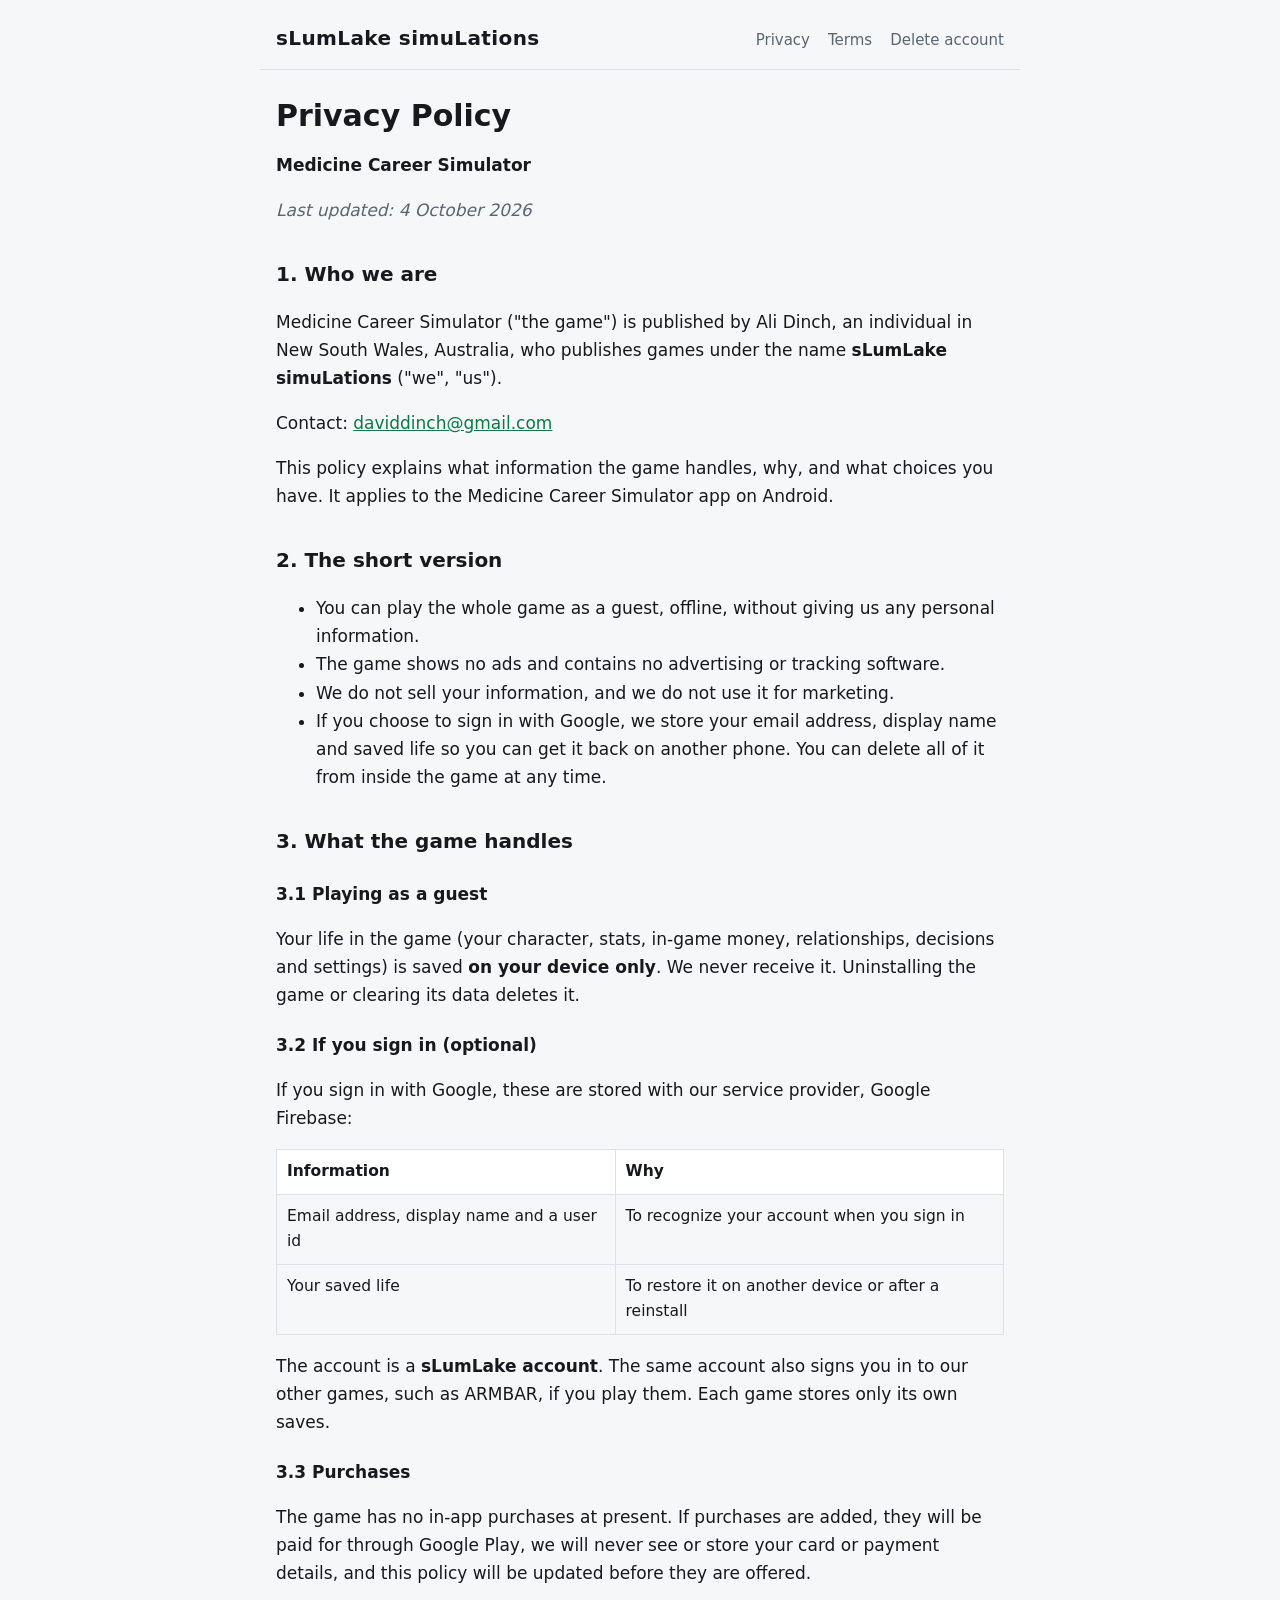
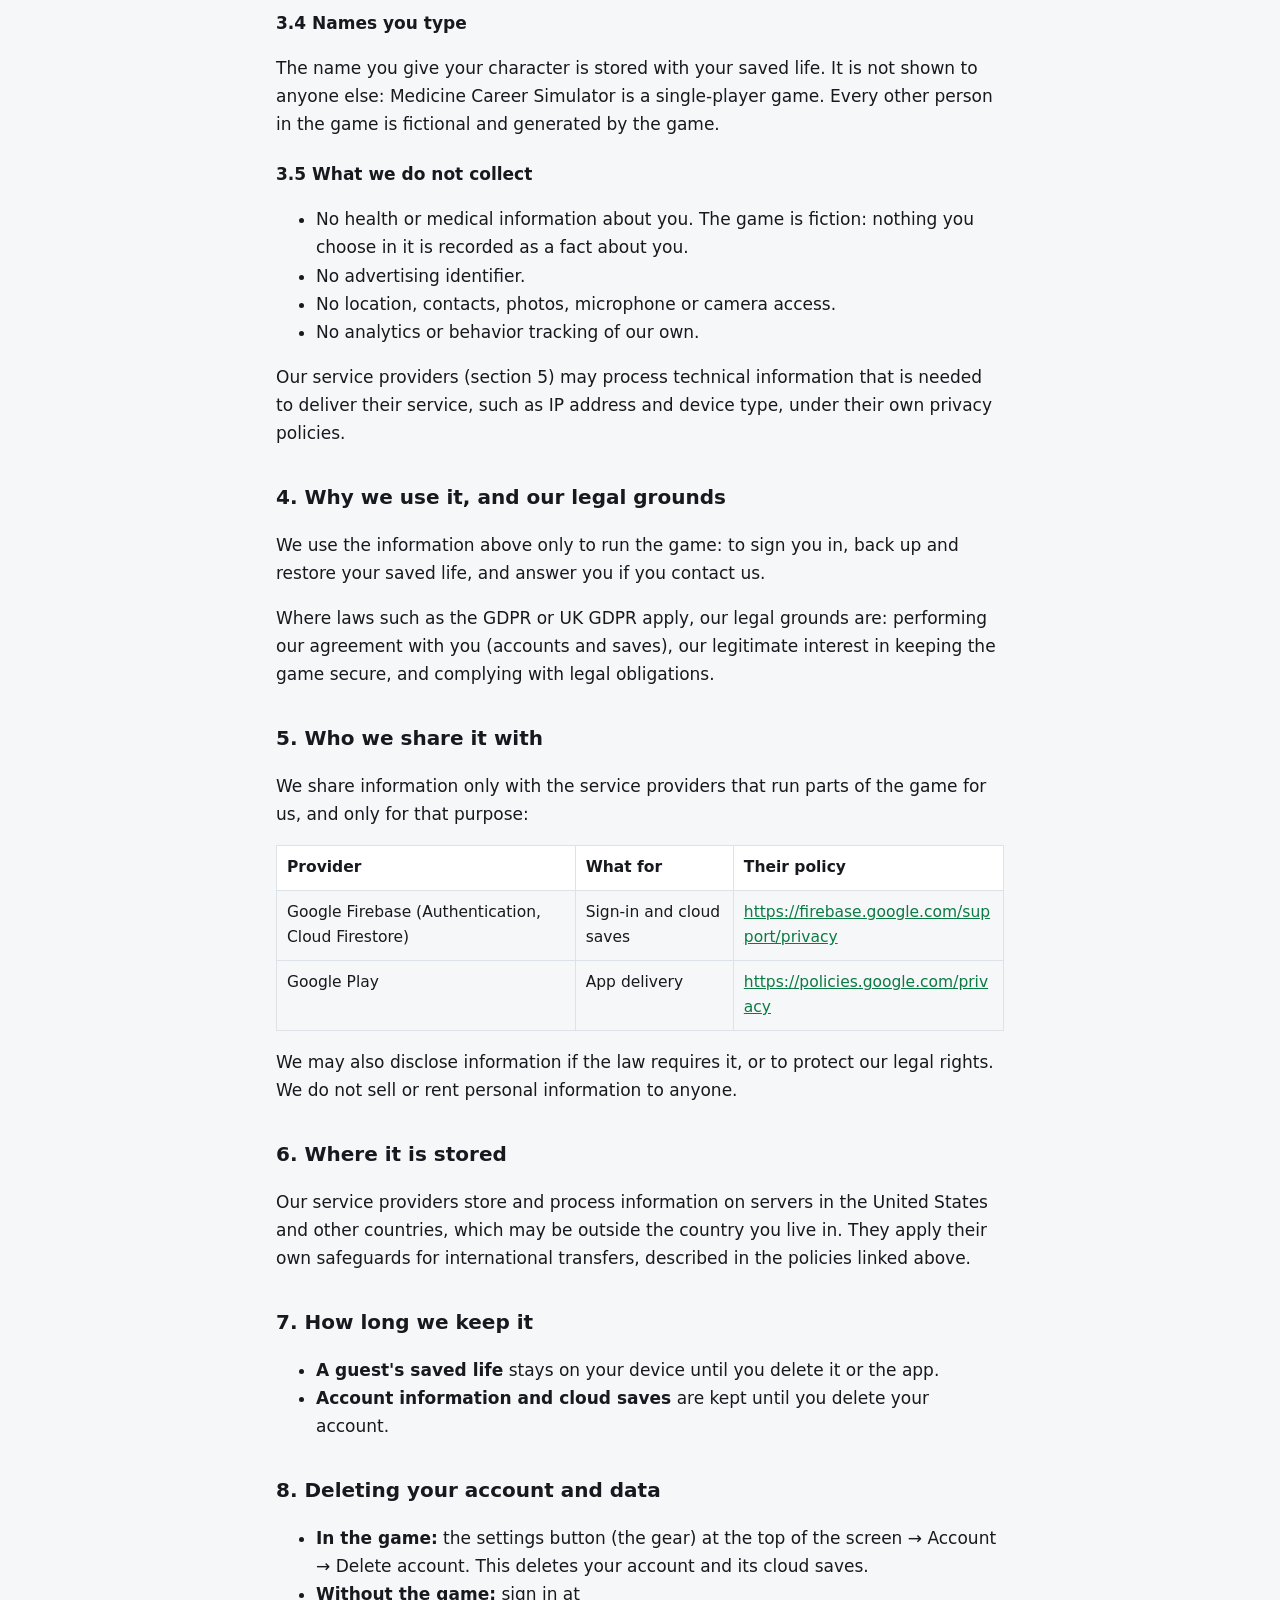
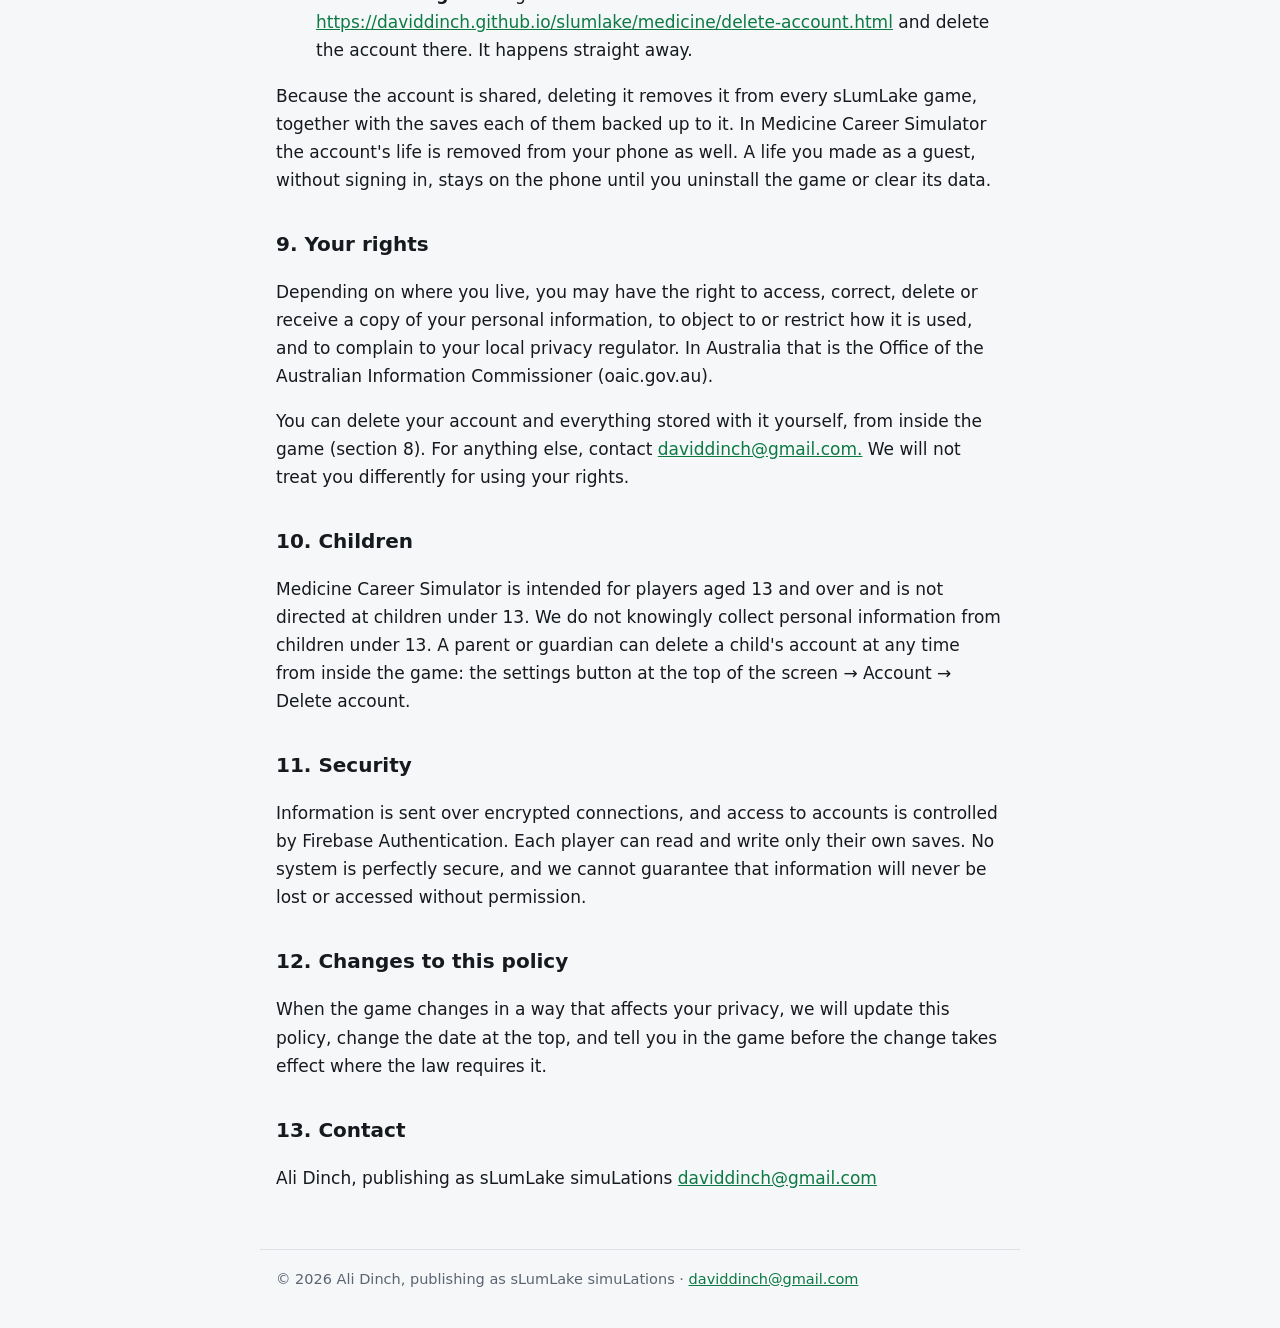
<file: medicine/privacy.html>
<!doctype html>
<html lang="en"><head><meta charset="utf-8"><meta name="viewport" content="width=device-width,initial-scale=1">
<title>Privacy Policy · Medicine Career Simulator</title><link rel="stylesheet" href="../style.css"><link rel="icon" type="image/png" href="../favicon.png"></head><body>
<header><a href="../index.html">sLumLake simuLations</a><nav><a href="privacy.html">Privacy</a><a href="terms.html">Terms</a><a href="delete-account.html">Delete account</a></nav></header>
<main>
<h1>Privacy Policy</h1>
<p><strong>Medicine Career Simulator</strong></p>
<p><em>Last updated: 4 October 2026</em></p>
<h2>1. Who we are</h2>
<p>Medicine Career Simulator (&quot;the game&quot;) is published by Ali Dinch, an individual in New South Wales, Australia, who publishes games under the name <strong>sLumLake simuLations</strong> (&quot;we&quot;, &quot;us&quot;).</p>
<p>Contact: <a href="mailto:daviddinch@gmail.com">daviddinch@gmail.com</a></p>
<p>This policy explains what information the game handles, why, and what choices you have. It applies to the Medicine Career Simulator app on Android.</p>
<h2>2. The short version</h2>
<ul>
<li>You can play the whole game as a guest, offline, without giving us any personal information.</li>
<li>The game shows no ads and contains no advertising or tracking software.</li>
<li>We do not sell your information, and we do not use it for marketing.</li>
<li>If you choose to sign in with Google, we store your email address, display name and saved life so you can get it back on another phone. You can delete all of it from inside the game at any time.</li>
</ul>
<h2>3. What the game handles</h2>
<h3>3.1 Playing as a guest</h3>
<p>Your life in the game (your character, stats, in-game money, relationships, decisions and settings) is saved <strong>on your device only</strong>. We never receive it. Uninstalling the game or clearing its data deletes it.</p>
<h3>3.2 If you sign in (optional)</h3>
<p>If you sign in with Google, these are stored with our service provider, Google Firebase:</p>
<table>
<thead>
<tr>
<th>Information</th>
<th>Why</th>
</tr>
</thead>
<tbody><tr>
<td>Email address, display name and a user id</td>
<td>To recognize your account when you sign in</td>
</tr>
<tr>
<td>Your saved life</td>
<td>To restore it on another device or after a reinstall</td>
</tr></tbody>
</table>
<p>The account is a <strong>sLumLake account</strong>. The same account also signs you in to our other games, such as ARMBAR, if you play them. Each game stores only its own saves.</p>
<h3>3.3 Purchases</h3>
<p>The game has no in-app purchases at present. If purchases are added, they will be paid for through Google Play, we will never see or store your card or payment details, and this policy will be updated before they are offered.</p>
<h3>3.4 Names you type</h3>
<p>The name you give your character is stored with your saved life. It is not shown to anyone else: Medicine Career Simulator is a single-player game. Every other person in the game is fictional and generated by the game.</p>
<h3>3.5 What we do not collect</h3>
<ul>
<li>No health or medical information about you. The game is fiction: nothing you choose in it is recorded as a fact about you.</li>
<li>No advertising identifier.</li>
<li>No location, contacts, photos, microphone or camera access.</li>
<li>No analytics or behavior tracking of our own.</li>
</ul>
<p>Our service providers (section 5) may process technical information that is needed to deliver their service, such as IP address and device type, under their own privacy policies.</p>
<h2>4. Why we use it, and our legal grounds</h2>
<p>We use the information above only to run the game: to sign you in, back up and restore your saved life, and answer you if you contact us.</p>
<p>Where laws such as the GDPR or UK GDPR apply, our legal grounds are: performing our agreement with you (accounts and saves), our legitimate interest in keeping the game secure, and complying with legal obligations.</p>
<h2>5. Who we share it with</h2>
<p>We share information only with the service providers that run parts of the game for us, and only for that purpose:</p>
<table>
<thead>
<tr>
<th>Provider</th>
<th>What for</th>
<th>Their policy</th>
</tr>
</thead>
<tbody><tr>
<td>Google Firebase (Authentication, Cloud Firestore)</td>
<td>Sign-in and cloud saves</td>
<td><a href="https://firebase.google.com/support/privacy">https://firebase.google.com/support/privacy</a></td>
</tr>
<tr>
<td>Google Play</td>
<td>App delivery</td>
<td><a href="https://policies.google.com/privacy">https://policies.google.com/privacy</a></td>
</tr></tbody>
</table>
<p>We may also disclose information if the law requires it, or to protect our legal rights. We do not sell or rent personal information to anyone.</p>
<h2>6. Where it is stored</h2>
<p>Our service providers store and process information on servers in the United States and other countries, which may be outside the country you live in. They apply their own safeguards for international transfers, described in the policies linked above.</p>
<h2>7. How long we keep it</h2>
<ul>
<li><strong>A guest's saved life</strong> stays on your device until you delete it or the app.</li>
<li><strong>Account information and cloud saves</strong> are kept until you delete your account.</li>
</ul>
<h2>8. Deleting your account and data</h2>
<ul>
<li><strong>In the game:</strong> the settings button (the gear) at the top of the screen → Account → Delete account. This deletes your account and its cloud saves.</li>
<li><strong>Without the game:</strong> sign in at <a href="https://daviddinch.github.io/slumlake/medicine/delete-account.html">https://daviddinch.github.io/slumlake/medicine/delete-account.html</a> and delete the account there. It happens straight away.</li>
</ul>
<p>Because the account is shared, deleting it removes it from every sLumLake game, together with the saves each of them backed up to it. In Medicine Career Simulator the account's life is removed from your phone as well. A life you made as a guest, without signing in, stays on the phone until you uninstall the game or clear its data.</p>
<h2>9. Your rights</h2>
<p>Depending on where you live, you may have the right to access, correct, delete or receive a copy of your personal information, to object to or restrict how it is used, and to complain to your local privacy regulator. In Australia that is the Office of the Australian Information Commissioner (oaic.gov.au).</p>
<p>You can delete your account and everything stored with it yourself, from inside the game (section 8). For anything else, contact <a href="mailto:daviddinch@gmail.com.">daviddinch@gmail.com.</a> We will not treat you differently for using your rights.</p>
<h2>10. Children</h2>
<p>Medicine Career Simulator is intended for players aged 13 and over and is not directed at children under 13. We do not knowingly collect personal information from children under 13. A parent or guardian can delete a child's account at any time from inside the game: the settings button at the top of the screen → Account → Delete account.</p>
<h2>11. Security</h2>
<p>Information is sent over encrypted connections, and access to accounts is controlled by Firebase Authentication. Each player can read and write only their own saves. No system is perfectly secure, and we cannot guarantee that information will never be lost or accessed without permission.</p>
<h2>12. Changes to this policy</h2>
<p>When the game changes in a way that affects your privacy, we will update this policy, change the date at the top, and tell you in the game before the change takes effect where the law requires it.</p>
<h2>13. Contact</h2>
<p>Ali Dinch, publishing as sLumLake simuLations
<a href="mailto:daviddinch@gmail.com">daviddinch@gmail.com</a></p>
</main><footer>© 2026 Ali Dinch, publishing as sLumLake simuLations · <a href="mailto:daviddinch@gmail.com">daviddinch@gmail.com</a></footer></body></html>
</file>
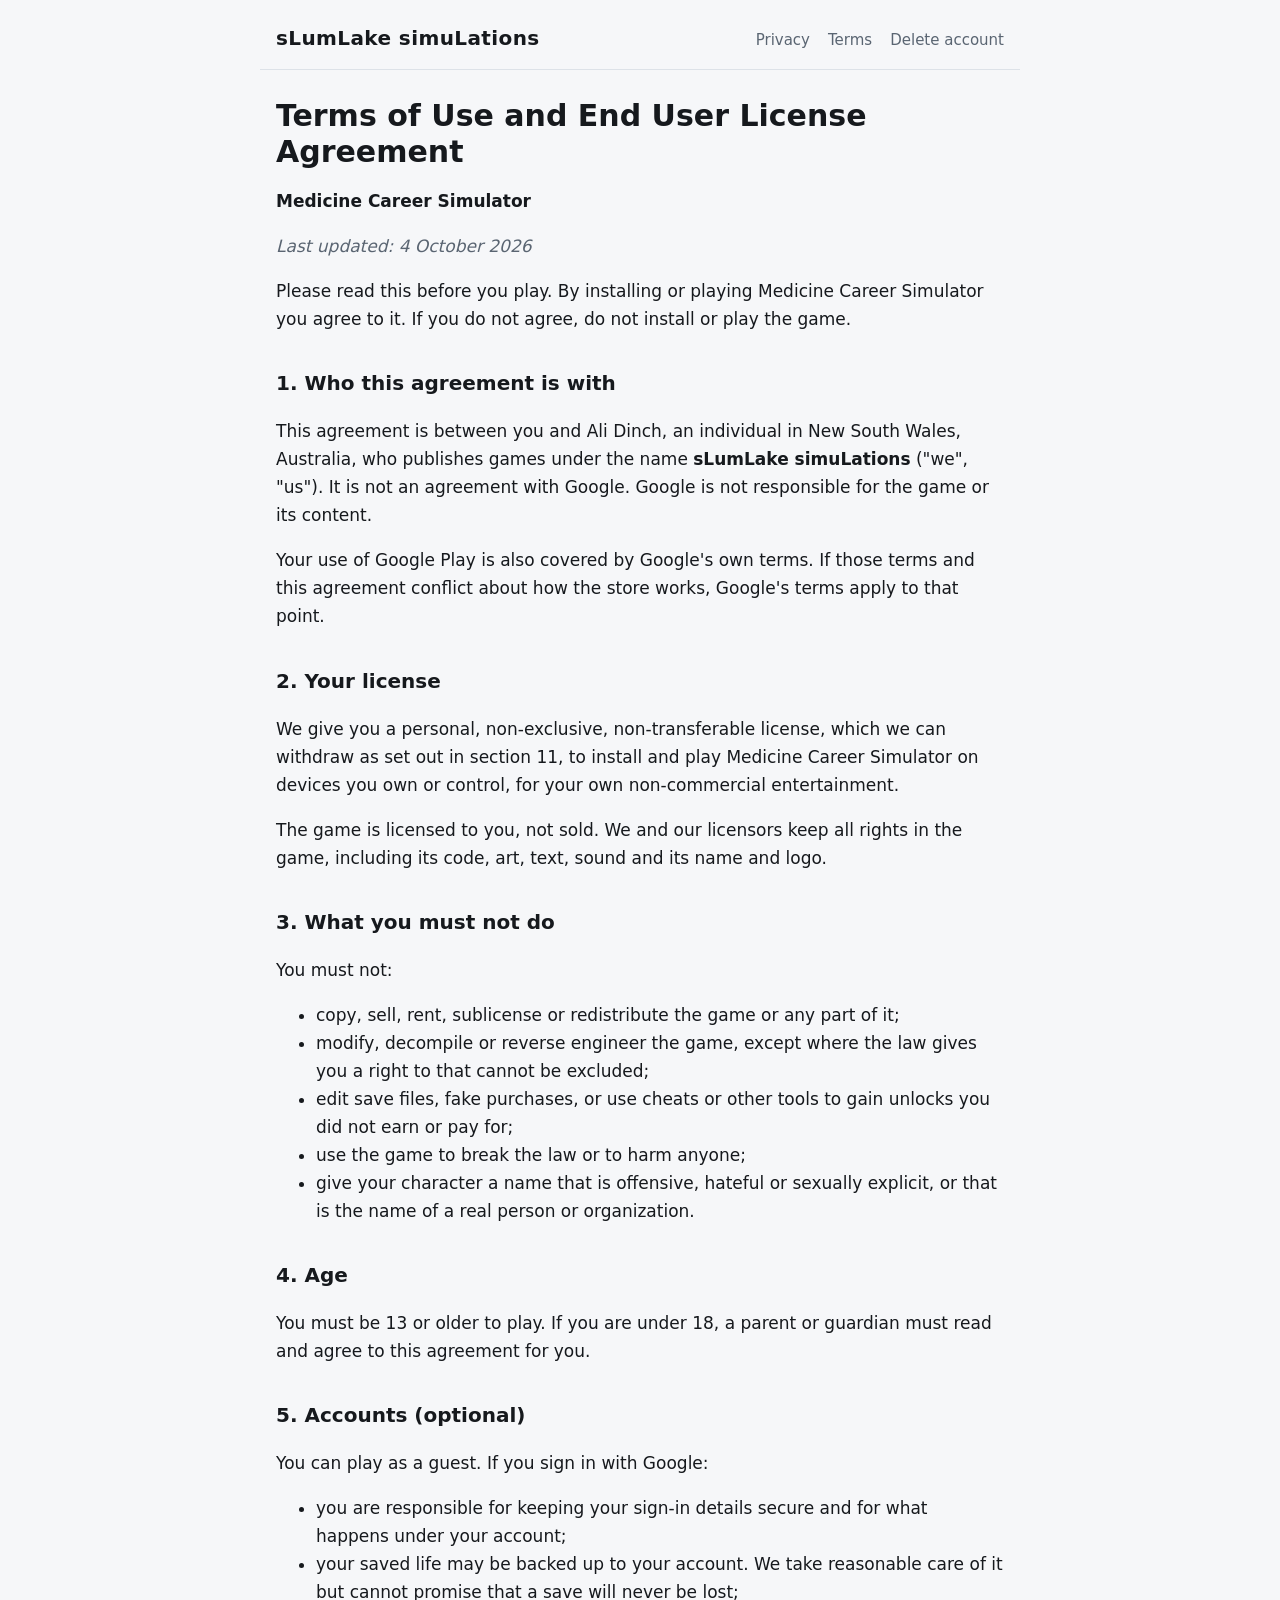
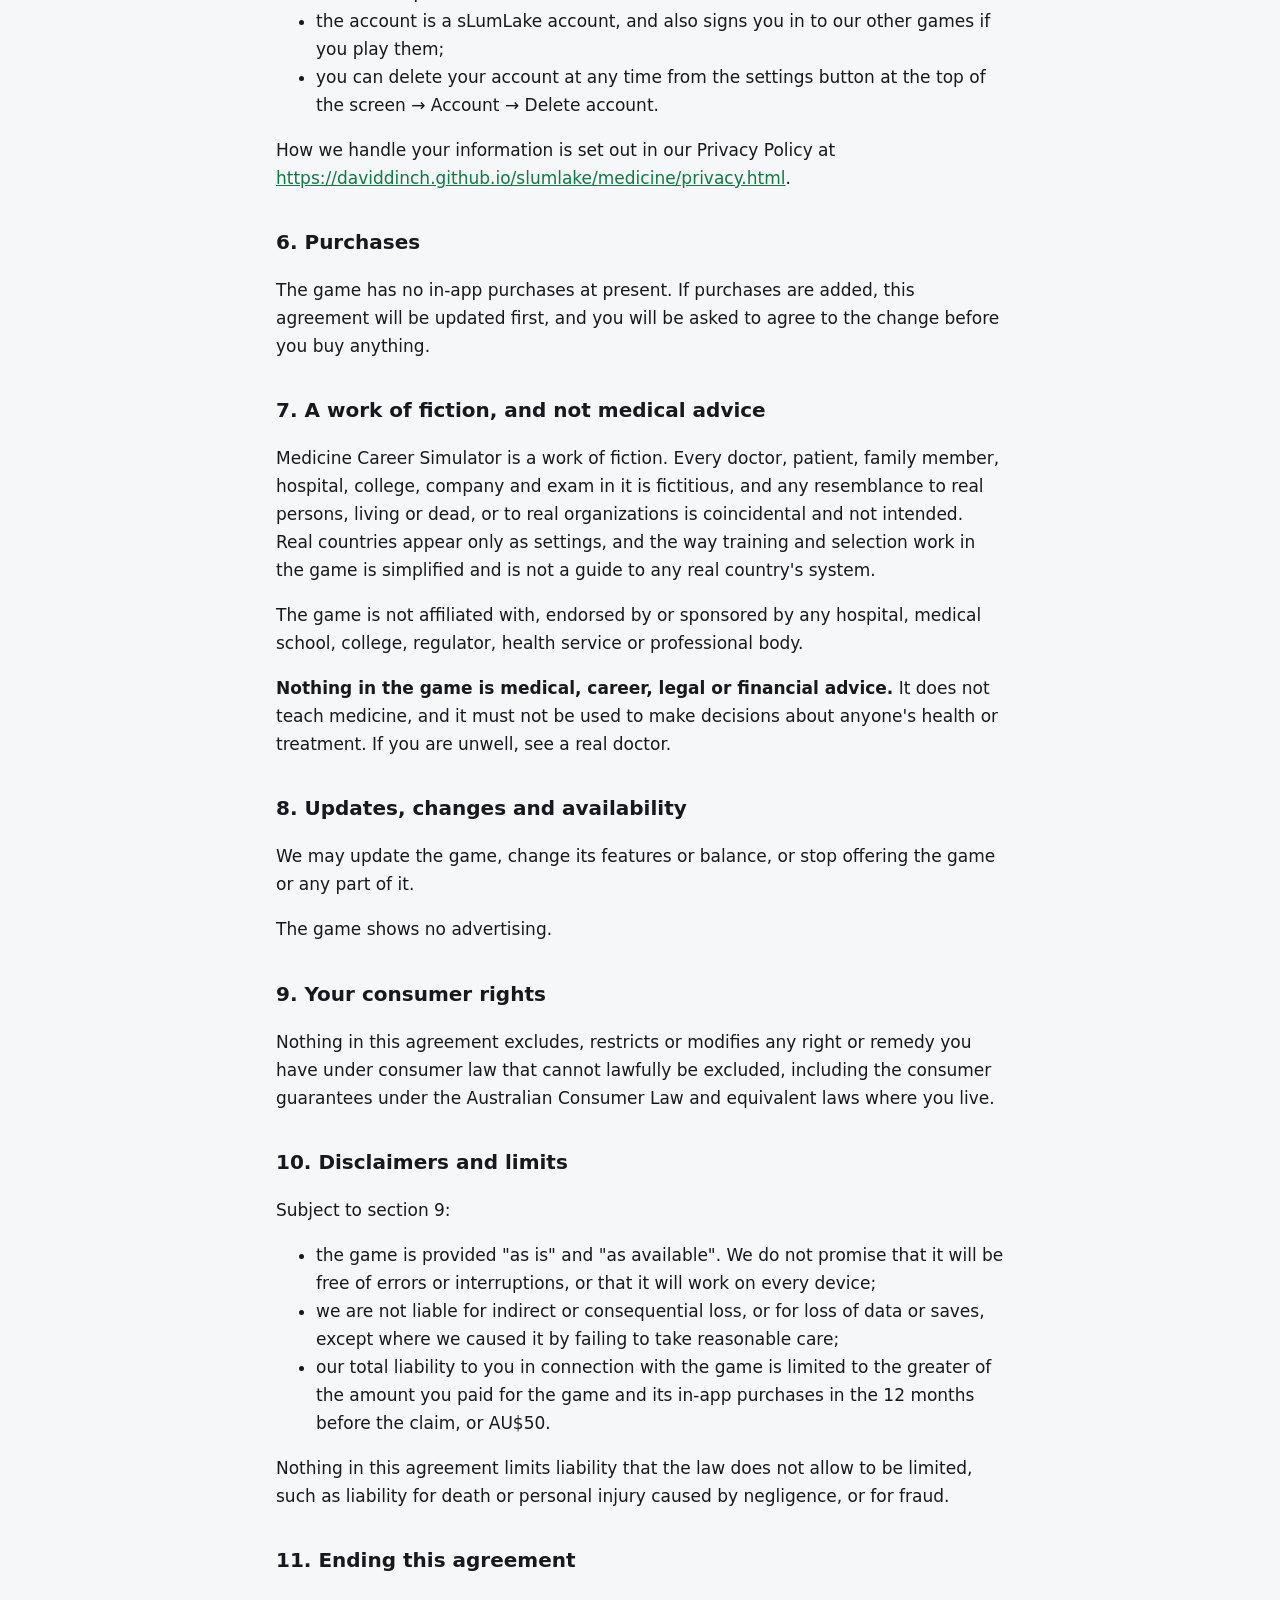
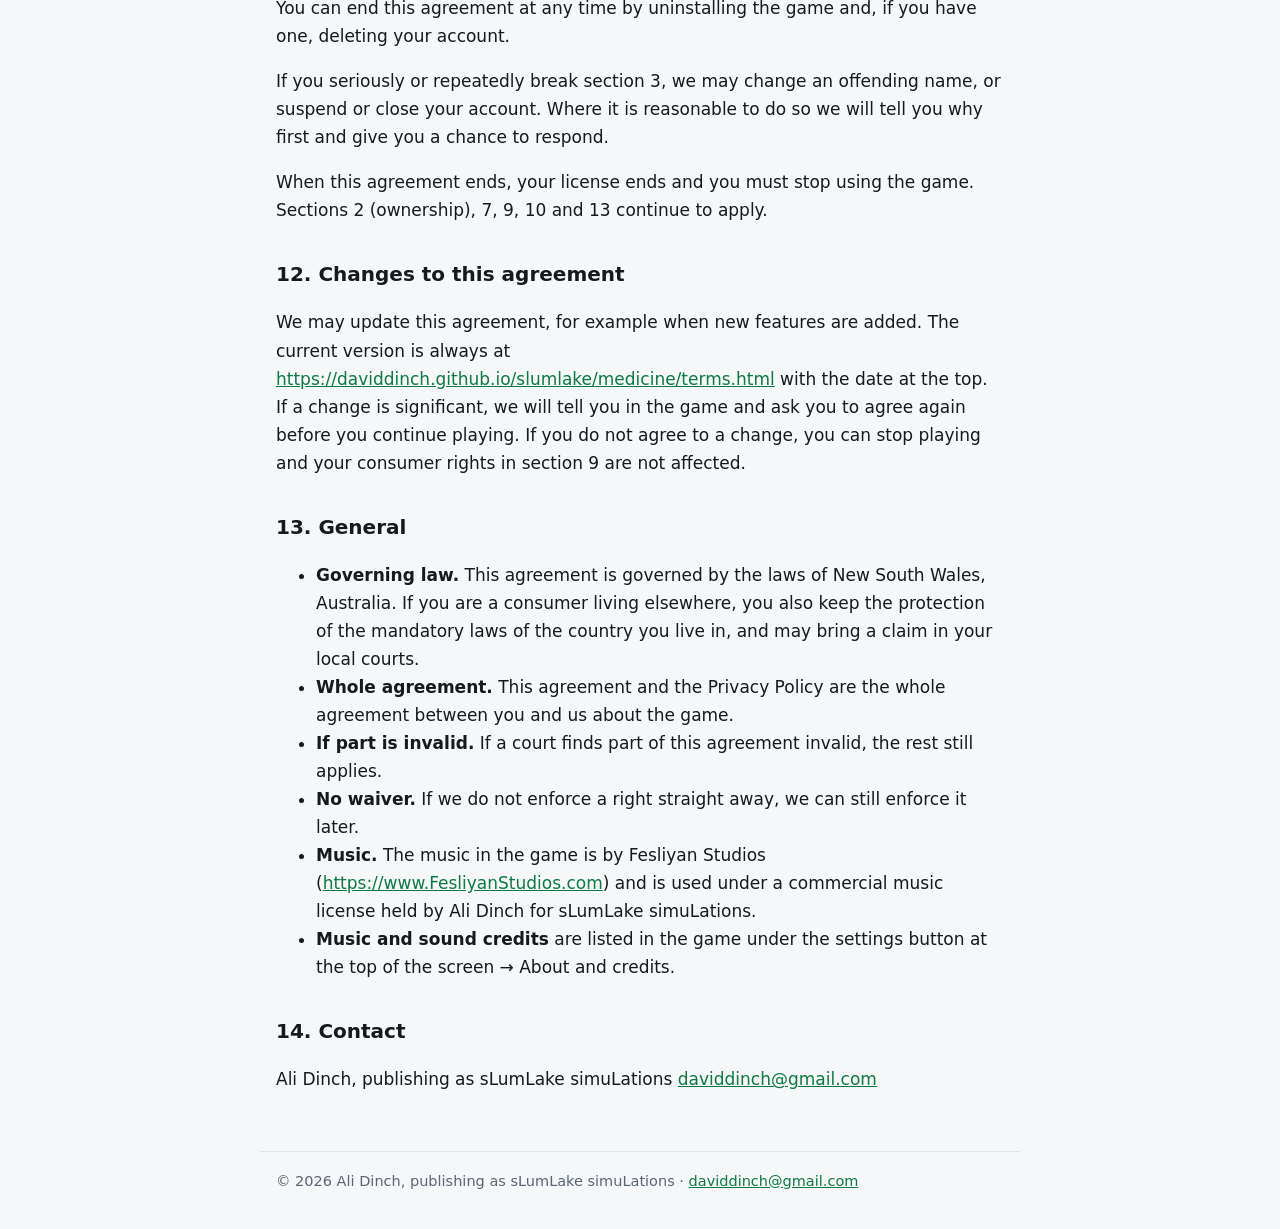
<file: medicine/terms.html>
<!doctype html>
<html lang="en"><head><meta charset="utf-8"><meta name="viewport" content="width=device-width,initial-scale=1">
<title>Terms of Use · Medicine Career Simulator</title><link rel="stylesheet" href="../style.css"><link rel="icon" type="image/png" href="../favicon.png"></head><body>
<header><a href="../index.html">sLumLake simuLations</a><nav><a href="privacy.html">Privacy</a><a href="terms.html">Terms</a><a href="delete-account.html">Delete account</a></nav></header>
<main>
<h1>Terms of Use and End User License Agreement</h1>
<p><strong>Medicine Career Simulator</strong></p>
<p><em>Last updated: 4 October 2026</em></p>
<p>Please read this before you play. By installing or playing Medicine Career Simulator you agree to it. If you do not agree, do not install or play the game.</p>
<h2>1. Who this agreement is with</h2>
<p>This agreement is between you and Ali Dinch, an individual in New South Wales, Australia, who publishes games under the name <strong>sLumLake simuLations</strong> (&quot;we&quot;, &quot;us&quot;). It is not an agreement with Google. Google is not responsible for the game or its content.</p>
<p>Your use of Google Play is also covered by Google's own terms. If those terms and this agreement conflict about how the store works, Google's terms apply to that point.</p>
<h2>2. Your license</h2>
<p>We give you a personal, non-exclusive, non-transferable license, which we can withdraw as set out in section 11, to install and play Medicine Career Simulator on devices you own or control, for your own non-commercial entertainment.</p>
<p>The game is licensed to you, not sold. We and our licensors keep all rights in the game, including its code, art, text, sound and its name and logo.</p>
<h2>3. What you must not do</h2>
<p>You must not:</p>
<ul>
<li>copy, sell, rent, sublicense or redistribute the game or any part of it;</li>
<li>modify, decompile or reverse engineer the game, except where the law gives you a right to that cannot be excluded;</li>
<li>edit save files, fake purchases, or use cheats or other tools to gain unlocks you did not earn or pay for;</li>
<li>use the game to break the law or to harm anyone;</li>
<li>give your character a name that is offensive, hateful or sexually explicit, or that is the name of a real person or organization.</li>
</ul>
<h2>4. Age</h2>
<p>You must be 13 or older to play. If you are under 18, a parent or guardian must read and agree to this agreement for you.</p>
<h2>5. Accounts (optional)</h2>
<p>You can play as a guest. If you sign in with Google:</p>
<ul>
<li>you are responsible for keeping your sign-in details secure and for what happens under your account;</li>
<li>your saved life may be backed up to your account. We take reasonable care of it but cannot promise that a save will never be lost;</li>
<li>the account is a sLumLake account, and also signs you in to our other games if you play them;</li>
<li>you can delete your account at any time from the settings button at the top of the screen → Account → Delete account.</li>
</ul>
<p>How we handle your information is set out in our Privacy Policy at <a href="https://daviddinch.github.io/slumlake/medicine/privacy.html">https://daviddinch.github.io/slumlake/medicine/privacy.html</a>.</p>
<h2>6. Purchases</h2>
<p>The game has no in-app purchases at present. If purchases are added, this agreement will be updated first, and you will be asked to agree to the change before you buy anything.</p>
<h2>7. A work of fiction, and not medical advice</h2>
<p>Medicine Career Simulator is a work of fiction. Every doctor, patient, family member, hospital, college, company and exam in it is fictitious, and any resemblance to real persons, living or dead, or to real organizations is coincidental and not intended. Real countries appear only as settings, and the way training and selection work in the game is simplified and is not a guide to any real country's system.</p>
<p>The game is not affiliated with, endorsed by or sponsored by any hospital, medical school, college, regulator, health service or professional body.</p>
<p><strong>Nothing in the game is medical, career, legal or financial advice.</strong> It does not teach medicine, and it must not be used to make decisions about anyone's health or treatment. If you are unwell, see a real doctor.</p>
<h2>8. Updates, changes and availability</h2>
<p>We may update the game, change its features or balance, or stop offering the game or any part of it.</p>
<p>The game shows no advertising.</p>
<h2>9. Your consumer rights</h2>
<p>Nothing in this agreement excludes, restricts or modifies any right or remedy you have under consumer law that cannot lawfully be excluded, including the consumer guarantees under the Australian Consumer Law and equivalent laws where you live.</p>
<h2>10. Disclaimers and limits</h2>
<p>Subject to section 9:</p>
<ul>
<li>the game is provided &quot;as is&quot; and &quot;as available&quot;. We do not promise that it will be free of errors or interruptions, or that it will work on every device;</li>
<li>we are not liable for indirect or consequential loss, or for loss of data or saves, except where we caused it by failing to take reasonable care;</li>
<li>our total liability to you in connection with the game is limited to the greater of the amount you paid for the game and its in-app purchases in the 12 months before the claim, or AU$50.</li>
</ul>
<p>Nothing in this agreement limits liability that the law does not allow to be limited, such as liability for death or personal injury caused by negligence, or for fraud.</p>
<h2>11. Ending this agreement</h2>
<p>You can end this agreement at any time by uninstalling the game and, if you have one, deleting your account.</p>
<p>If you seriously or repeatedly break section 3, we may change an offending name, or suspend or close your account. Where it is reasonable to do so we will tell you why first and give you a chance to respond.</p>
<p>When this agreement ends, your license ends and you must stop using the game. Sections 2 (ownership), 7, 9, 10 and 13 continue to apply.</p>
<h2>12. Changes to this agreement</h2>
<p>We may update this agreement, for example when new features are added. The current version is always at <a href="https://daviddinch.github.io/slumlake/medicine/terms.html">https://daviddinch.github.io/slumlake/medicine/terms.html</a> with the date at the top. If a change is significant, we will tell you in the game and ask you to agree again before you continue playing. If you do not agree to a change, you can stop playing and your consumer rights in section 9 are not affected.</p>
<h2>13. General</h2>
<ul>
<li><strong>Governing law.</strong> This agreement is governed by the laws of New South Wales, Australia. If you are a consumer living elsewhere, you also keep the protection of the mandatory laws of the country you live in, and may bring a claim in your local courts.</li>
<li><strong>Whole agreement.</strong> This agreement and the Privacy Policy are the whole agreement between you and us about the game.</li>
<li><strong>If part is invalid.</strong> If a court finds part of this agreement invalid, the rest still applies.</li>
<li><strong>No waiver.</strong> If we do not enforce a right straight away, we can still enforce it later.</li>
<li><strong>Music.</strong> The music in the game is by Fesliyan Studios (<a href="https://www.FesliyanStudios.com">https://www.FesliyanStudios.com</a>) and is used under a commercial music license held by Ali Dinch for sLumLake simuLations.</li>
<li><strong>Music and sound credits</strong> are listed in the game under the settings button at the top of the screen → About and credits.</li>
</ul>
<h2>14. Contact</h2>
<p>Ali Dinch, publishing as sLumLake simuLations
<a href="mailto:daviddinch@gmail.com">daviddinch@gmail.com</a></p>
</main><footer>© 2026 Ali Dinch, publishing as sLumLake simuLations · <a href="mailto:daviddinch@gmail.com">daviddinch@gmail.com</a></footer></body></html>
</file>
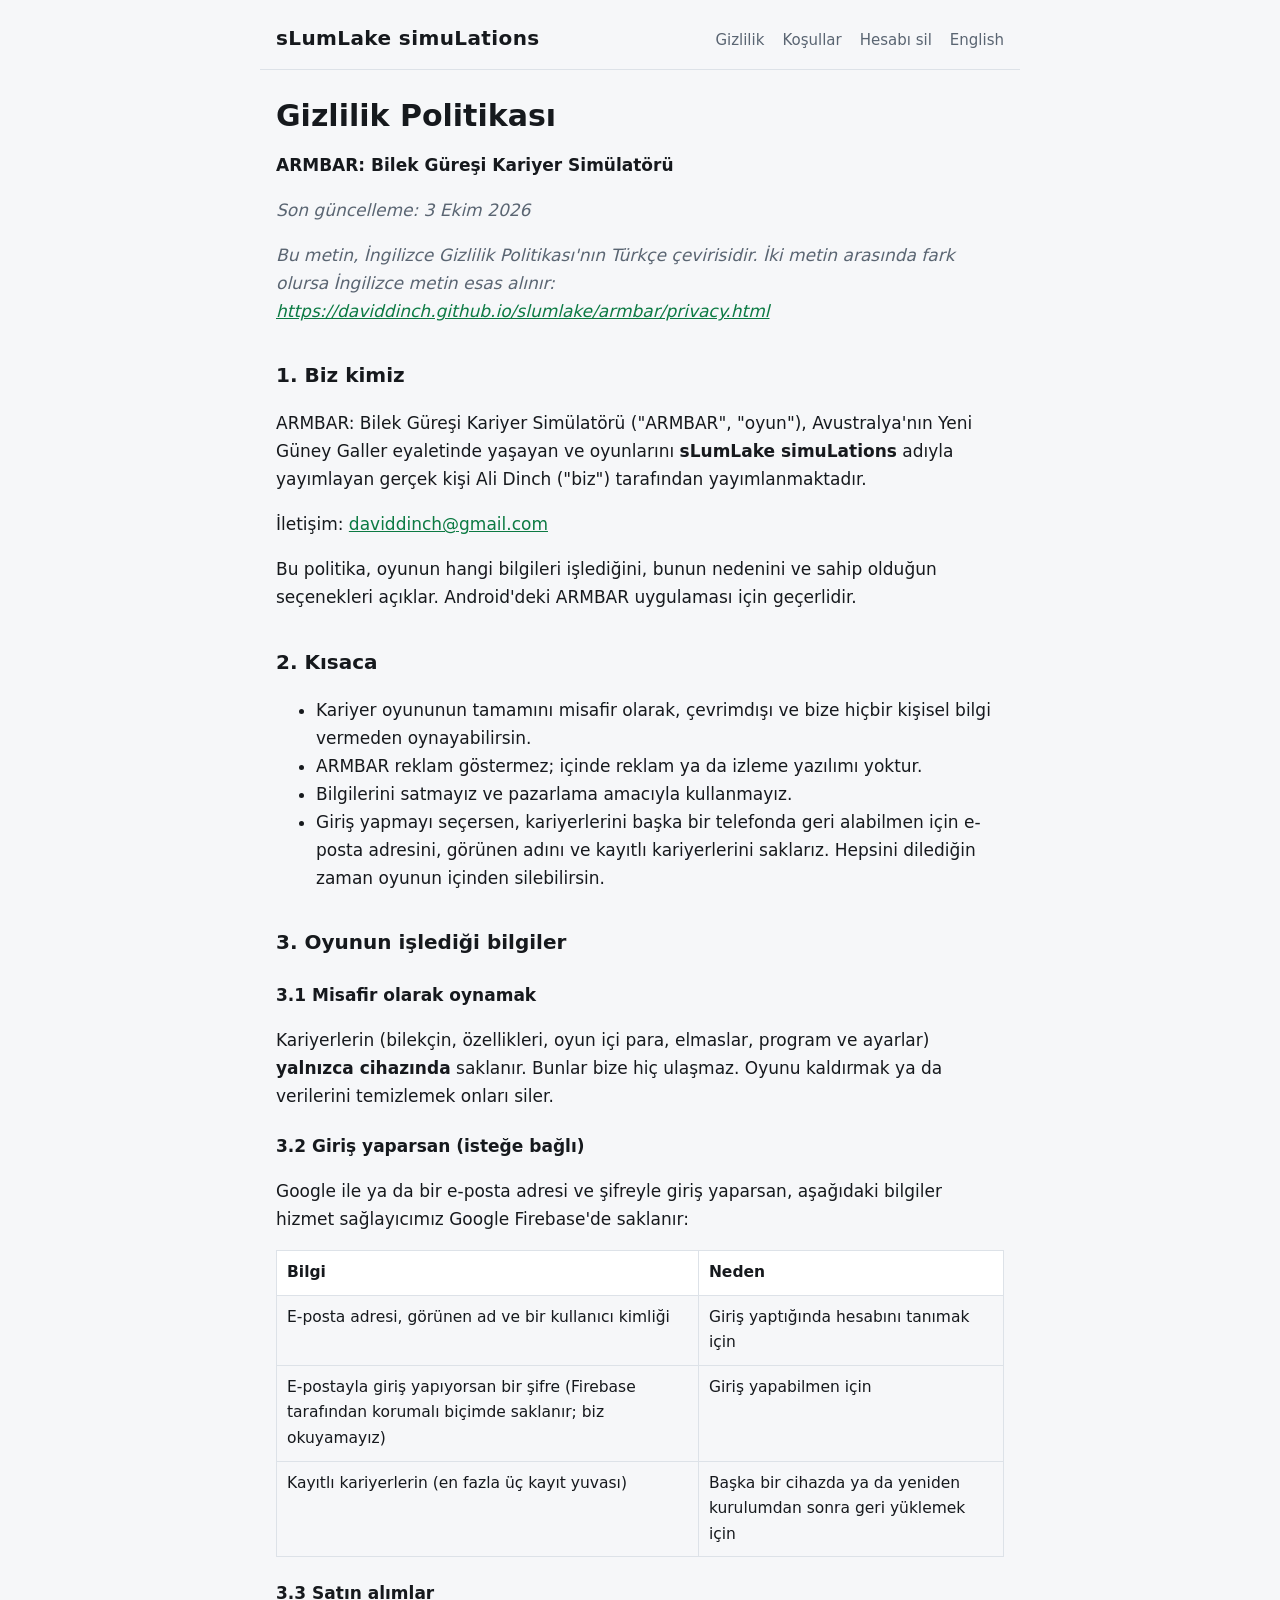
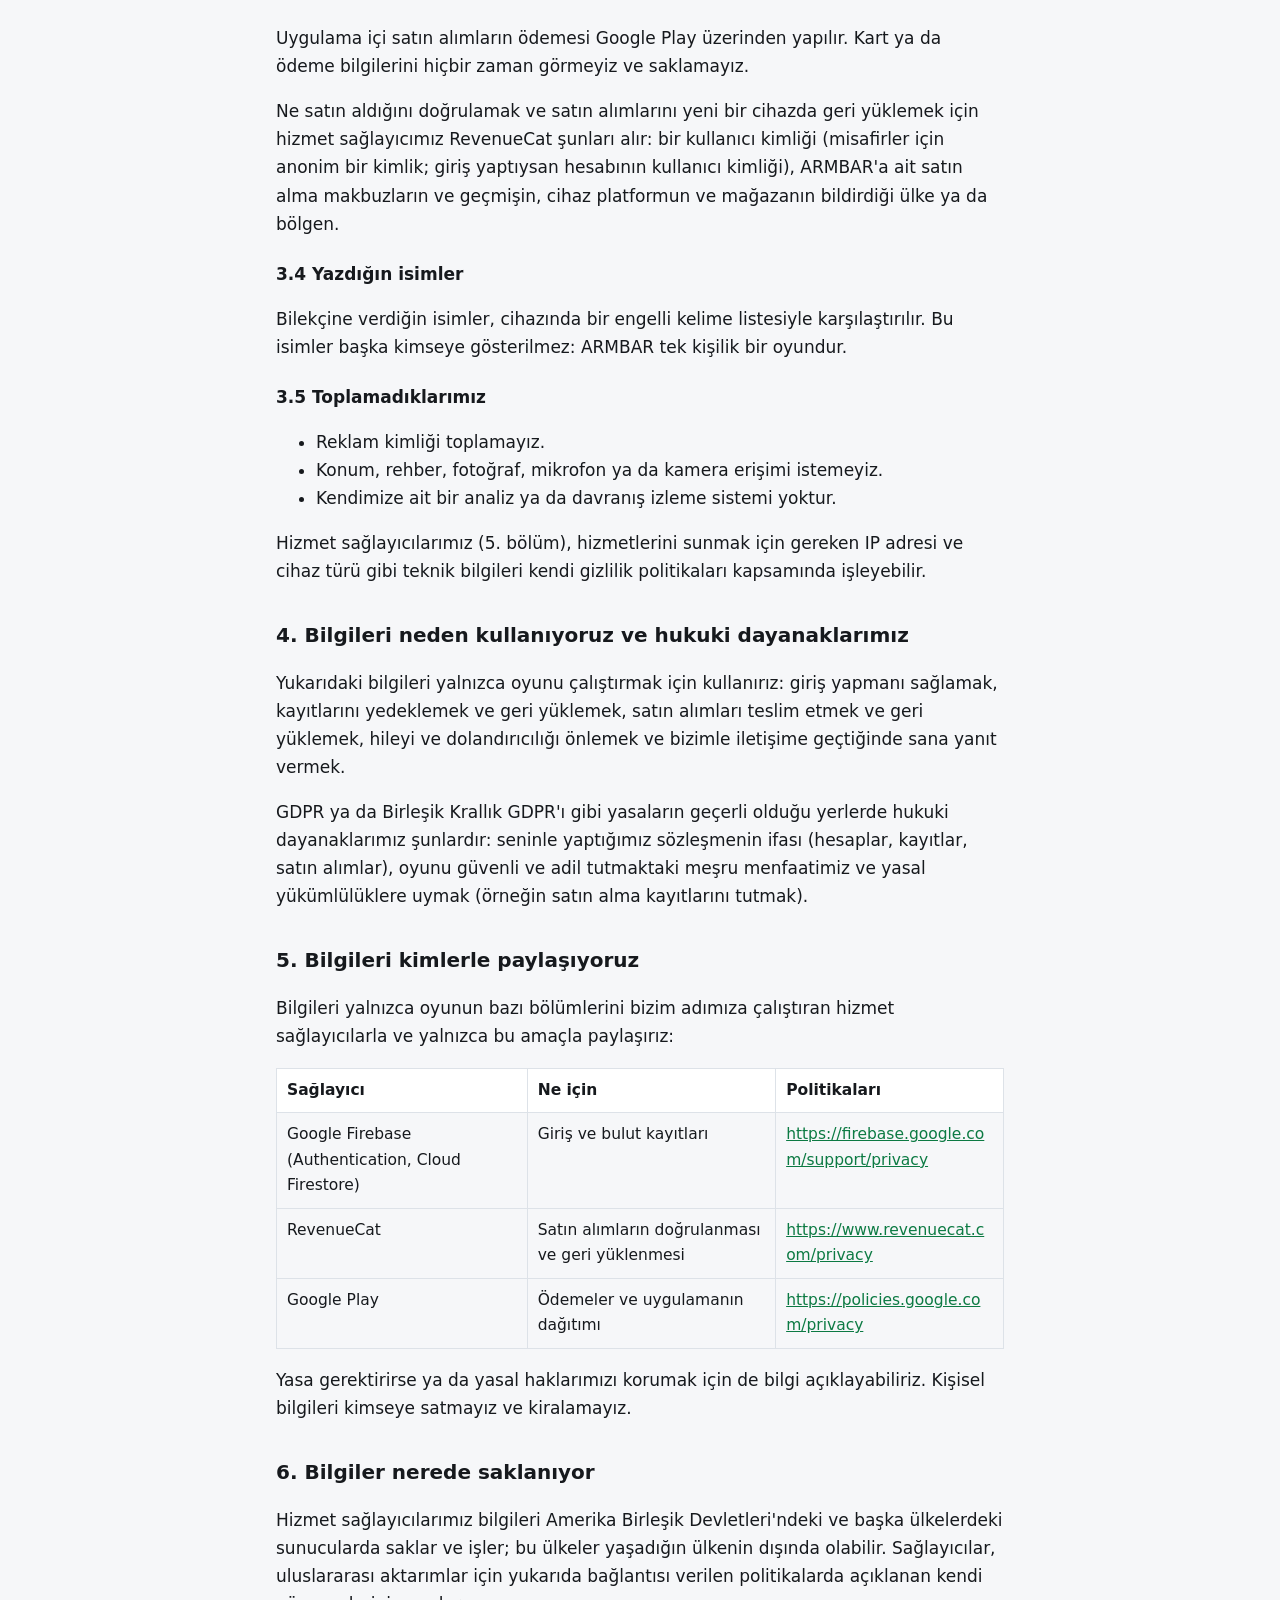
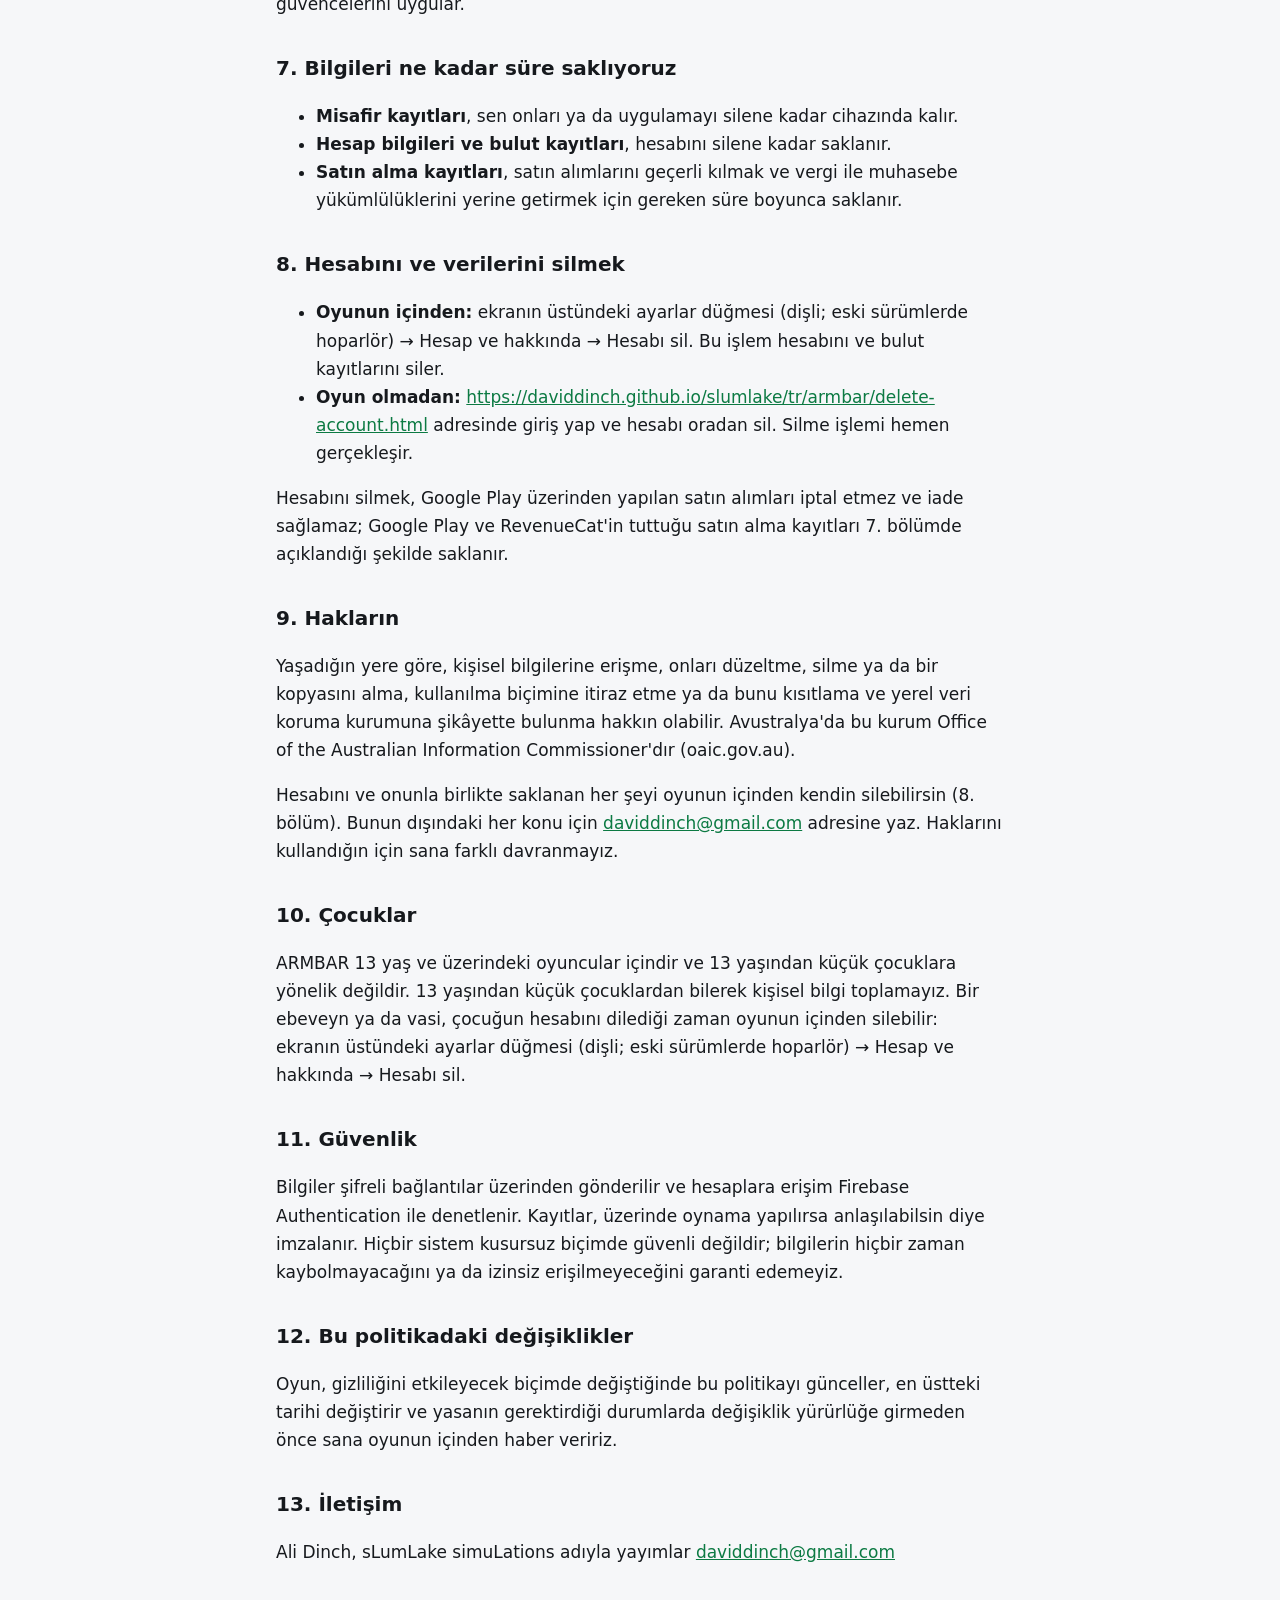
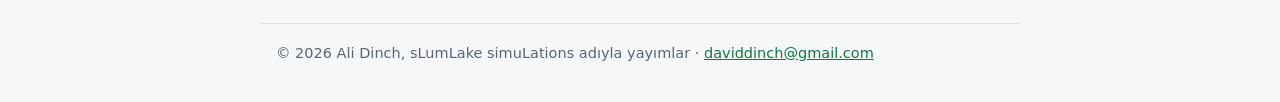
<file: tr/armbar/privacy.html>
<!doctype html>
<html lang="tr"><head><meta charset="utf-8"><meta name="viewport" content="width=device-width,initial-scale=1">
<title>Gizlilik Politikası · ARMBAR</title><link rel="stylesheet" href="../../style.css"><link rel="icon" type="image/png" href="../../favicon.png"></head><body>
<header><a href="../../tr/index.html">sLumLake simuLations</a><nav><a href="../../tr/armbar/privacy.html">Gizlilik</a><a href="../../tr/armbar/terms.html">Koşullar</a><a href="../../tr/armbar/delete-account.html">Hesabı sil</a><a href="../../armbar/privacy.html" lang="en">English</a></nav></header>
<main>
<h1>Gizlilik Politikası</h1>
<p><strong>ARMBAR: Bilek Güreşi Kariyer Simülatörü</strong></p>
<p><em>Son güncelleme: 3 Ekim 2026</em></p>
<p><em>Bu metin, İngilizce Gizlilik Politikası'nın Türkçe çevirisidir. İki metin arasında fark olursa İngilizce metin esas alınır: <a href="https://daviddinch.github.io/slumlake/armbar/privacy.html">https://daviddinch.github.io/slumlake/armbar/privacy.html</a></em></p>
<h2>1. Biz kimiz</h2>
<p>ARMBAR: Bilek Güreşi Kariyer Simülatörü (&quot;ARMBAR&quot;, &quot;oyun&quot;), Avustralya'nın Yeni Güney Galler eyaletinde yaşayan ve oyunlarını <strong>sLumLake simuLations</strong> adıyla yayımlayan gerçek kişi Ali Dinch (&quot;biz&quot;) tarafından yayımlanmaktadır.</p>
<p>İletişim: <a href="mailto:daviddinch@gmail.com">daviddinch@gmail.com</a></p>
<p>Bu politika, oyunun hangi bilgileri işlediğini, bunun nedenini ve sahip olduğun seçenekleri açıklar. Android'deki ARMBAR uygulaması için geçerlidir.</p>
<h2>2. Kısaca</h2>
<ul>
<li>Kariyer oyununun tamamını misafir olarak, çevrimdışı ve bize hiçbir kişisel bilgi vermeden oynayabilirsin.</li>
<li>ARMBAR reklam göstermez; içinde reklam ya da izleme yazılımı yoktur.</li>
<li>Bilgilerini satmayız ve pazarlama amacıyla kullanmayız.</li>
<li>Giriş yapmayı seçersen, kariyerlerini başka bir telefonda geri alabilmen için e-posta adresini, görünen adını ve kayıtlı kariyerlerini saklarız. Hepsini dilediğin zaman oyunun içinden silebilirsin.</li>
</ul>
<h2>3. Oyunun işlediği bilgiler</h2>
<h3>3.1 Misafir olarak oynamak</h3>
<p>Kariyerlerin (bilekçin, özellikleri, oyun içi para, elmaslar, program ve ayarlar) <strong>yalnızca cihazında</strong> saklanır. Bunlar bize hiç ulaşmaz. Oyunu kaldırmak ya da verilerini temizlemek onları siler.</p>
<h3>3.2 Giriş yaparsan (isteğe bağlı)</h3>
<p>Google ile ya da bir e-posta adresi ve şifreyle giriş yaparsan, aşağıdaki bilgiler hizmet sağlayıcımız Google Firebase'de saklanır:</p>
<table>
<thead>
<tr>
<th>Bilgi</th>
<th>Neden</th>
</tr>
</thead>
<tbody><tr>
<td>E-posta adresi, görünen ad ve bir kullanıcı kimliği</td>
<td>Giriş yaptığında hesabını tanımak için</td>
</tr>
<tr>
<td>E-postayla giriş yapıyorsan bir şifre (Firebase tarafından korumalı biçimde saklanır; biz okuyamayız)</td>
<td>Giriş yapabilmen için</td>
</tr>
<tr>
<td>Kayıtlı kariyerlerin (en fazla üç kayıt yuvası)</td>
<td>Başka bir cihazda ya da yeniden kurulumdan sonra geri yüklemek için</td>
</tr></tbody>
</table>
<h3>3.3 Satın alımlar</h3>
<p>Uygulama içi satın alımların ödemesi Google Play üzerinden yapılır. Kart ya da ödeme bilgilerini hiçbir zaman görmeyiz ve saklamayız.</p>
<p>Ne satın aldığını doğrulamak ve satın alımlarını yeni bir cihazda geri yüklemek için hizmet sağlayıcımız RevenueCat şunları alır: bir kullanıcı kimliği (misafirler için anonim bir kimlik; giriş yaptıysan hesabının kullanıcı kimliği), ARMBAR'a ait satın alma makbuzların ve geçmişin, cihaz platformun ve mağazanın bildirdiği ülke ya da bölgen.</p>
<h3>3.4 Yazdığın isimler</h3>
<p>Bilekçine verdiğin isimler, cihazında bir engelli kelime listesiyle karşılaştırılır. Bu isimler başka kimseye gösterilmez: ARMBAR tek kişilik bir oyundur.</p>
<h3>3.5 Toplamadıklarımız</h3>
<ul>
<li>Reklam kimliği toplamayız.</li>
<li>Konum, rehber, fotoğraf, mikrofon ya da kamera erişimi istemeyiz.</li>
<li>Kendimize ait bir analiz ya da davranış izleme sistemi yoktur.</li>
</ul>
<p>Hizmet sağlayıcılarımız (5. bölüm), hizmetlerini sunmak için gereken IP adresi ve cihaz türü gibi teknik bilgileri kendi gizlilik politikaları kapsamında işleyebilir.</p>
<h2>4. Bilgileri neden kullanıyoruz ve hukuki dayanaklarımız</h2>
<p>Yukarıdaki bilgileri yalnızca oyunu çalıştırmak için kullanırız: giriş yapmanı sağlamak, kayıtlarını yedeklemek ve geri yüklemek, satın alımları teslim etmek ve geri yüklemek, hileyi ve dolandırıcılığı önlemek ve bizimle iletişime geçtiğinde sana yanıt vermek.</p>
<p>GDPR ya da Birleşik Krallık GDPR'ı gibi yasaların geçerli olduğu yerlerde hukuki dayanaklarımız şunlardır: seninle yaptığımız sözleşmenin ifası (hesaplar, kayıtlar, satın alımlar), oyunu güvenli ve adil tutmaktaki meşru menfaatimiz ve yasal yükümlülüklere uymak (örneğin satın alma kayıtlarını tutmak).</p>
<h2>5. Bilgileri kimlerle paylaşıyoruz</h2>
<p>Bilgileri yalnızca oyunun bazı bölümlerini bizim adımıza çalıştıran hizmet sağlayıcılarla ve yalnızca bu amaçla paylaşırız:</p>
<table>
<thead>
<tr>
<th>Sağlayıcı</th>
<th>Ne için</th>
<th>Politikaları</th>
</tr>
</thead>
<tbody><tr>
<td>Google Firebase (Authentication, Cloud Firestore)</td>
<td>Giriş ve bulut kayıtları</td>
<td><a href="https://firebase.google.com/support/privacy">https://firebase.google.com/support/privacy</a></td>
</tr>
<tr>
<td>RevenueCat</td>
<td>Satın alımların doğrulanması ve geri yüklenmesi</td>
<td><a href="https://www.revenuecat.com/privacy">https://www.revenuecat.com/privacy</a></td>
</tr>
<tr>
<td>Google Play</td>
<td>Ödemeler ve uygulamanın dağıtımı</td>
<td><a href="https://policies.google.com/privacy">https://policies.google.com/privacy</a></td>
</tr></tbody>
</table>
<p>Yasa gerektirirse ya da yasal haklarımızı korumak için de bilgi açıklayabiliriz. Kişisel bilgileri kimseye satmayız ve kiralamayız.</p>
<h2>6. Bilgiler nerede saklanıyor</h2>
<p>Hizmet sağlayıcılarımız bilgileri Amerika Birleşik Devletleri'ndeki ve başka ülkelerdeki sunucularda saklar ve işler; bu ülkeler yaşadığın ülkenin dışında olabilir. Sağlayıcılar, uluslararası aktarımlar için yukarıda bağlantısı verilen politikalarda açıklanan kendi güvencelerini uygular.</p>
<h2>7. Bilgileri ne kadar süre saklıyoruz</h2>
<ul>
<li><strong>Misafir kayıtları</strong>, sen onları ya da uygulamayı silene kadar cihazında kalır.</li>
<li><strong>Hesap bilgileri ve bulut kayıtları</strong>, hesabını silene kadar saklanır.</li>
<li><strong>Satın alma kayıtları</strong>, satın alımlarını geçerli kılmak ve vergi ile muhasebe yükümlülüklerini yerine getirmek için gereken süre boyunca saklanır.</li>
</ul>
<h2>8. Hesabını ve verilerini silmek</h2>
<ul>
<li><strong>Oyunun içinden:</strong> ekranın üstündeki ayarlar düğmesi (dişli; eski sürümlerde hoparlör) → Hesap ve hakkında → Hesabı sil. Bu işlem hesabını ve bulut kayıtlarını siler.</li>
<li><strong>Oyun olmadan:</strong> <a href="https://daviddinch.github.io/slumlake/tr/armbar/delete-account.html">https://daviddinch.github.io/slumlake/tr/armbar/delete-account.html</a> adresinde giriş yap ve hesabı oradan sil. Silme işlemi hemen gerçekleşir.</li>
</ul>
<p>Hesabını silmek, Google Play üzerinden yapılan satın alımları iptal etmez ve iade sağlamaz; Google Play ve RevenueCat'in tuttuğu satın alma kayıtları 7. bölümde açıklandığı şekilde saklanır.</p>
<h2>9. Hakların</h2>
<p>Yaşadığın yere göre, kişisel bilgilerine erişme, onları düzeltme, silme ya da bir kopyasını alma, kullanılma biçimine itiraz etme ya da bunu kısıtlama ve yerel veri koruma kurumuna şikâyette bulunma hakkın olabilir. Avustralya'da bu kurum Office of the Australian Information Commissioner'dır (oaic.gov.au).</p>
<p>Hesabını ve onunla birlikte saklanan her şeyi oyunun içinden kendin silebilirsin (8. bölüm). Bunun dışındaki her konu için <a href="mailto:daviddinch@gmail.com">daviddinch@gmail.com</a> adresine yaz. Haklarını kullandığın için sana farklı davranmayız.</p>
<h2>10. Çocuklar</h2>
<p>ARMBAR 13 yaş ve üzerindeki oyuncular içindir ve 13 yaşından küçük çocuklara yönelik değildir. 13 yaşından küçük çocuklardan bilerek kişisel bilgi toplamayız. Bir ebeveyn ya da vasi, çocuğun hesabını dilediği zaman oyunun içinden silebilir: ekranın üstündeki ayarlar düğmesi (dişli; eski sürümlerde hoparlör) → Hesap ve hakkında → Hesabı sil.</p>
<h2>11. Güvenlik</h2>
<p>Bilgiler şifreli bağlantılar üzerinden gönderilir ve hesaplara erişim Firebase Authentication ile denetlenir. Kayıtlar, üzerinde oynama yapılırsa anlaşılabilsin diye imzalanır. Hiçbir sistem kusursuz biçimde güvenli değildir; bilgilerin hiçbir zaman kaybolmayacağını ya da izinsiz erişilmeyeceğini garanti edemeyiz.</p>
<h2>12. Bu politikadaki değişiklikler</h2>
<p>Oyun, gizliliğini etkileyecek biçimde değiştiğinde bu politikayı günceller, en üstteki tarihi değiştirir ve yasanın gerektirdiği durumlarda değişiklik yürürlüğe girmeden önce sana oyunun içinden haber veririz.</p>
<h2>13. İletişim</h2>
<p>Ali Dinch, sLumLake simuLations adıyla yayımlar
<a href="mailto:daviddinch@gmail.com">daviddinch@gmail.com</a></p>
</main><footer>© 2026 Ali Dinch, sLumLake simuLations adıyla yayımlar · <a href="mailto:daviddinch@gmail.com">daviddinch@gmail.com</a></footer></body></html>
</file>
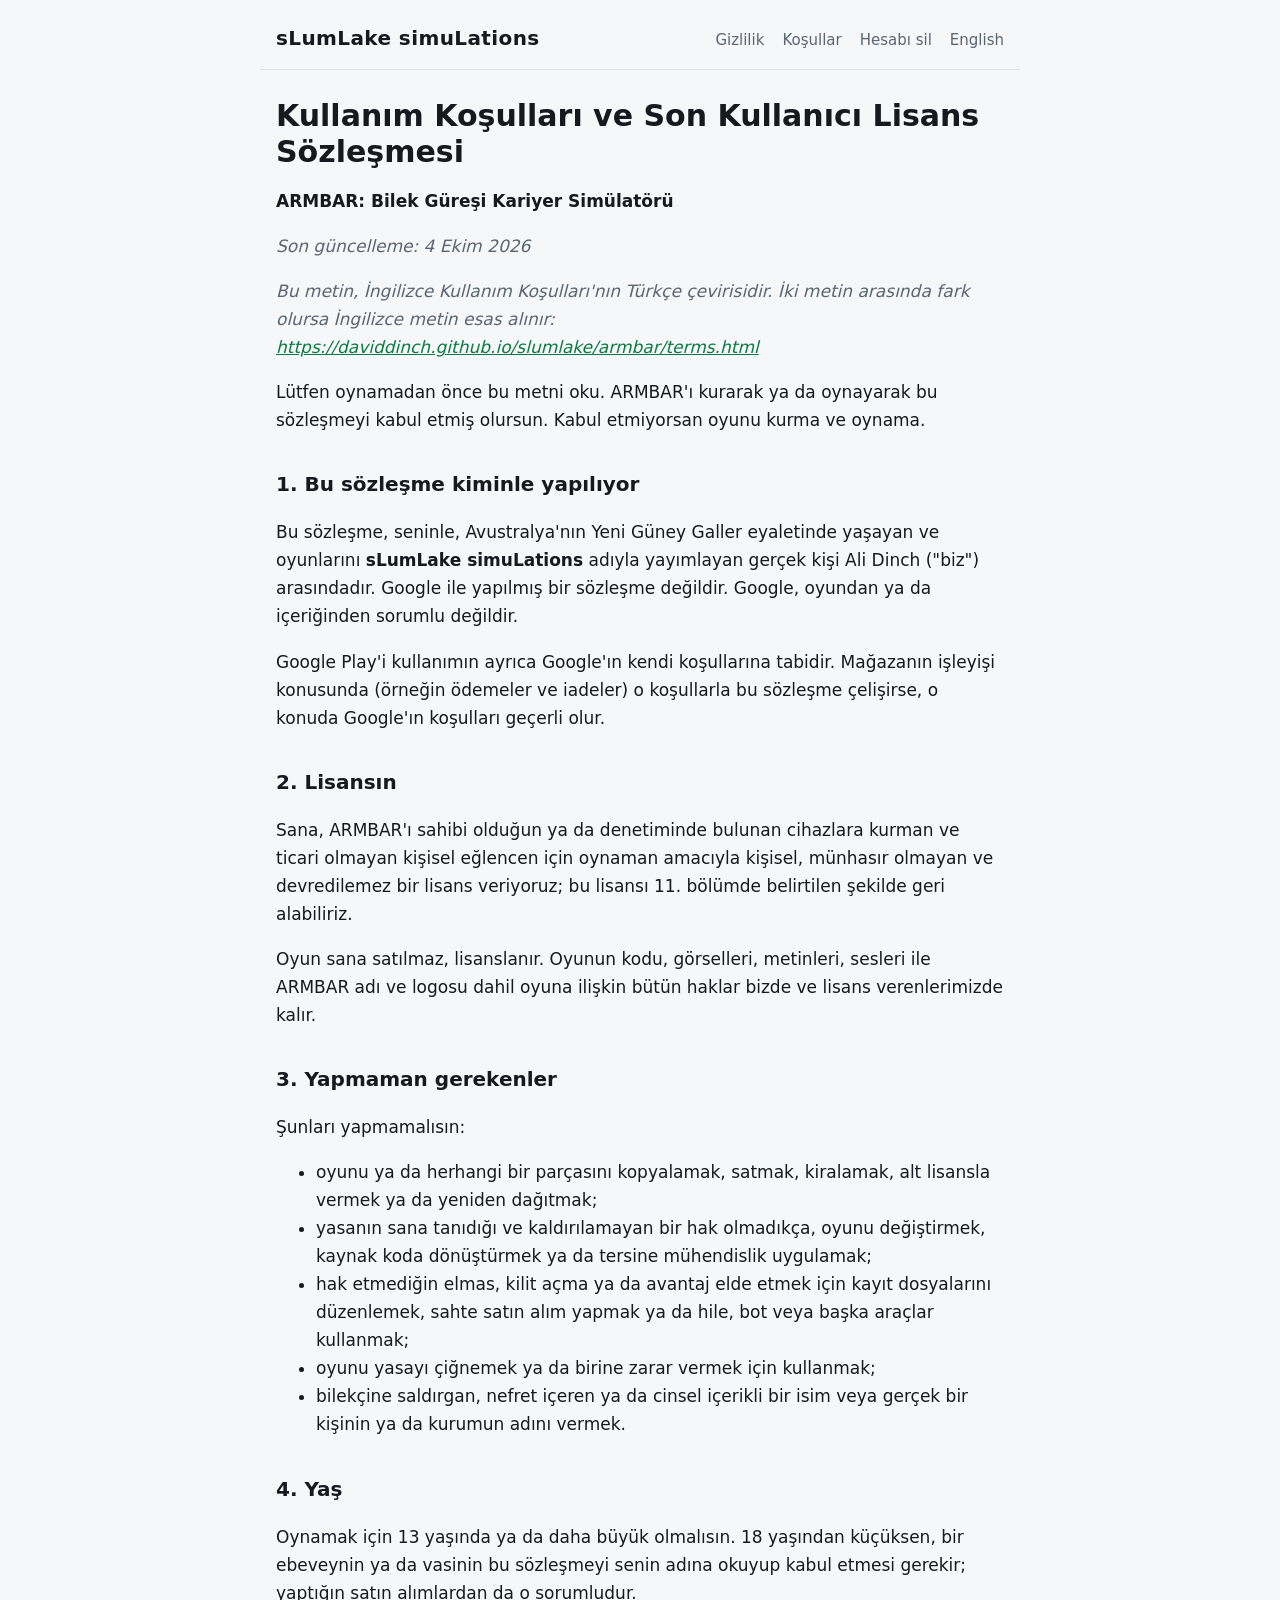
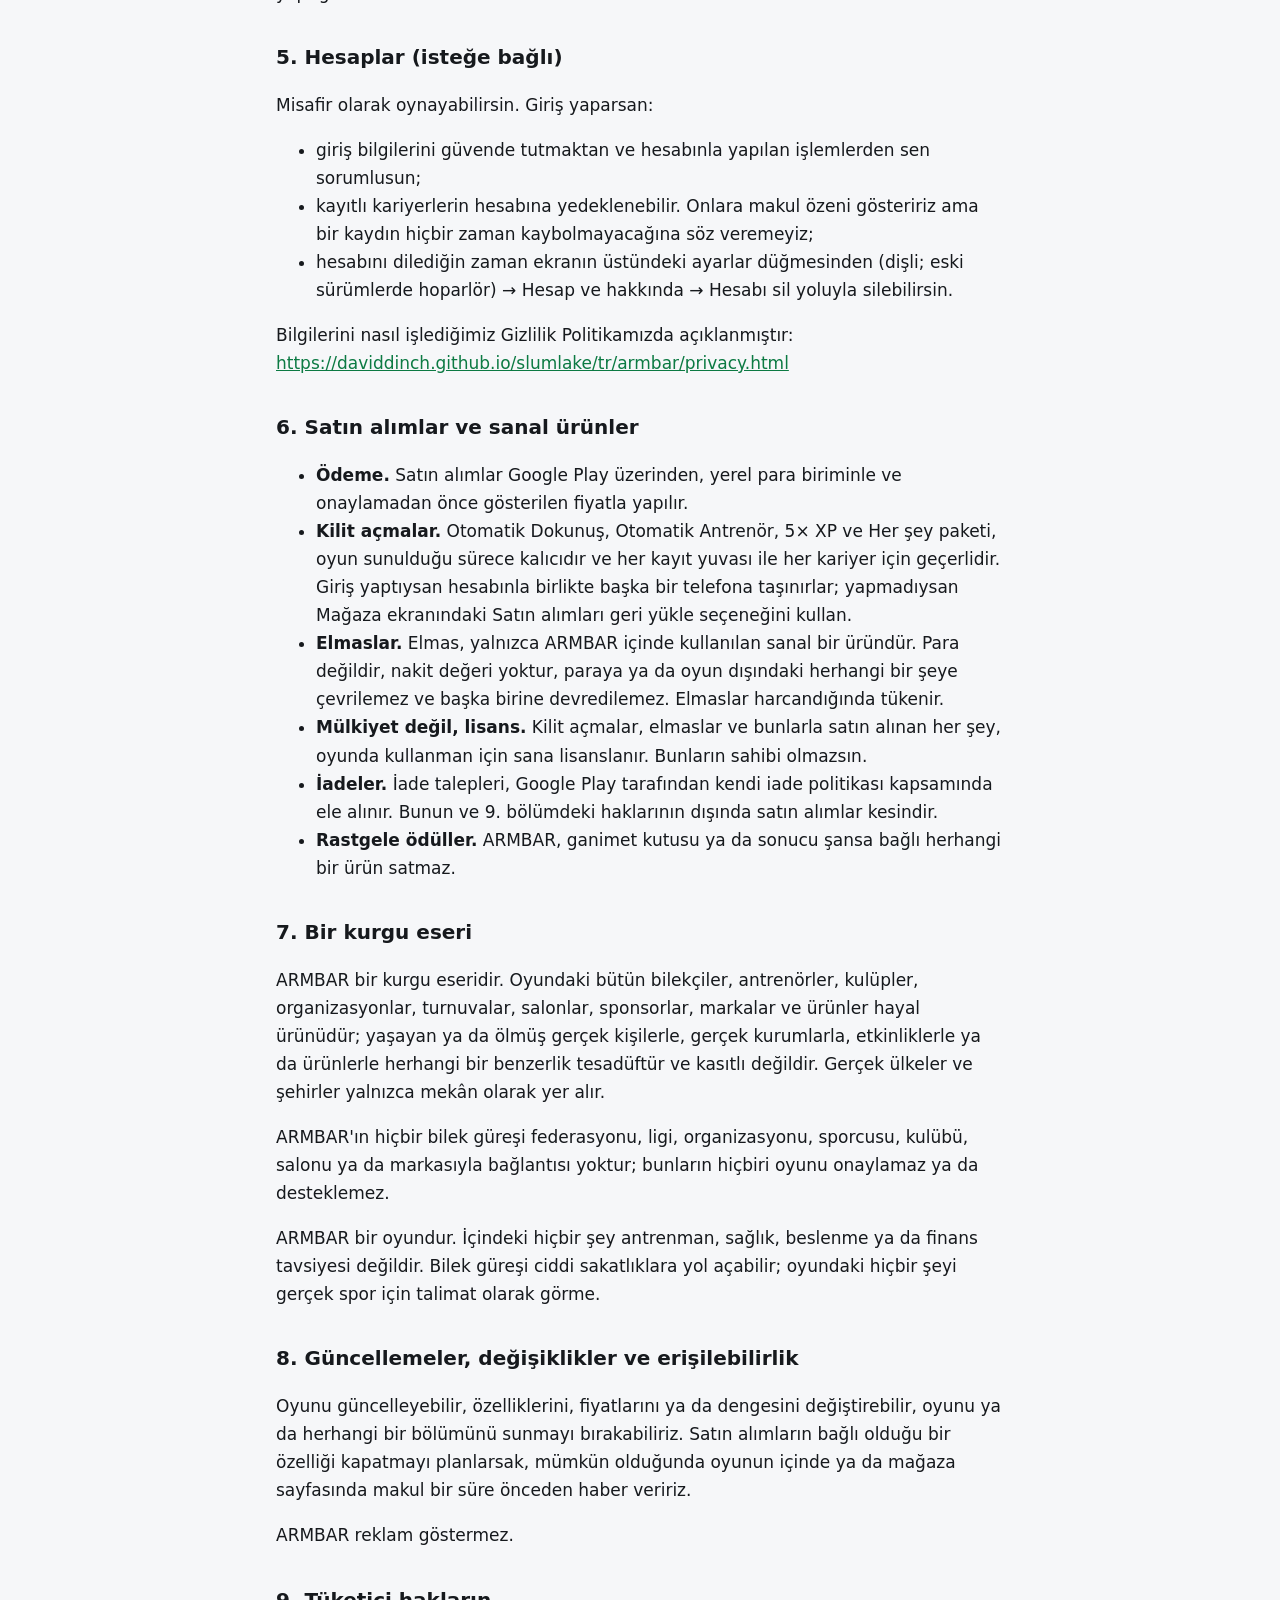
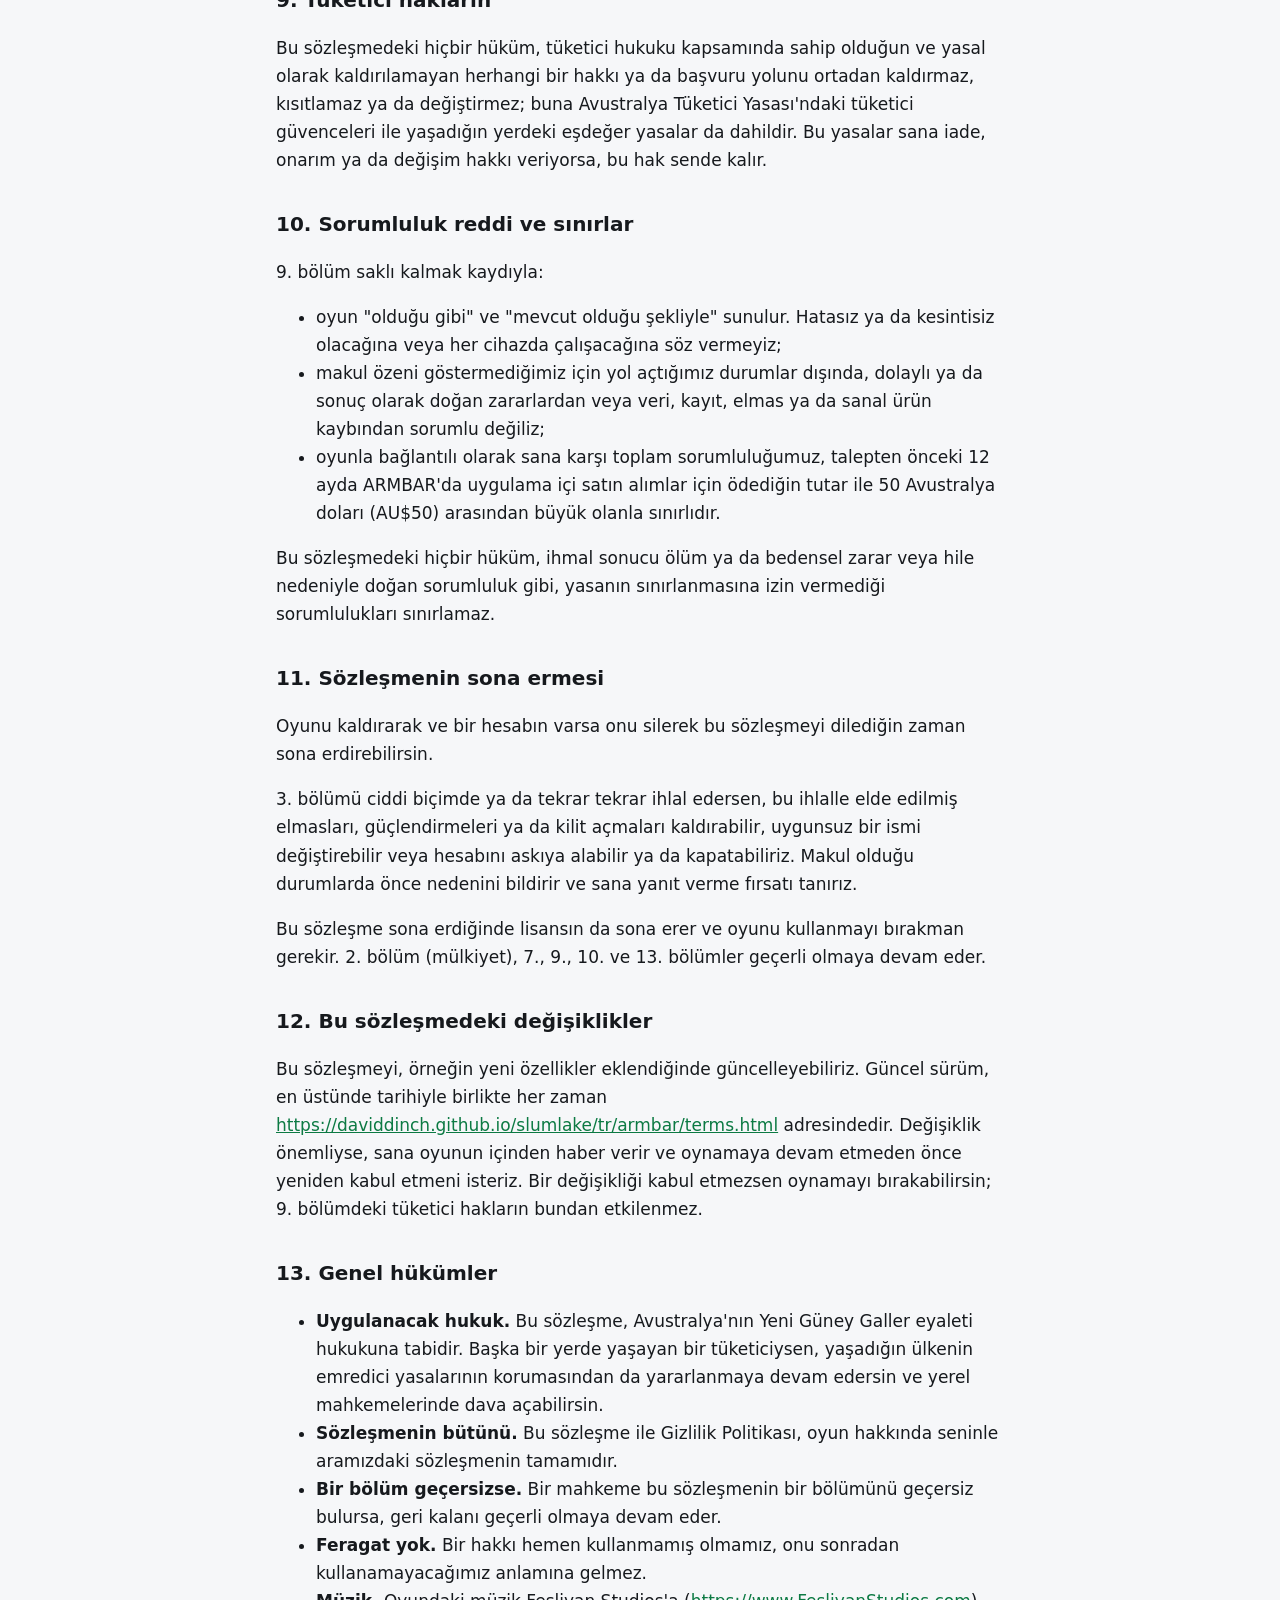
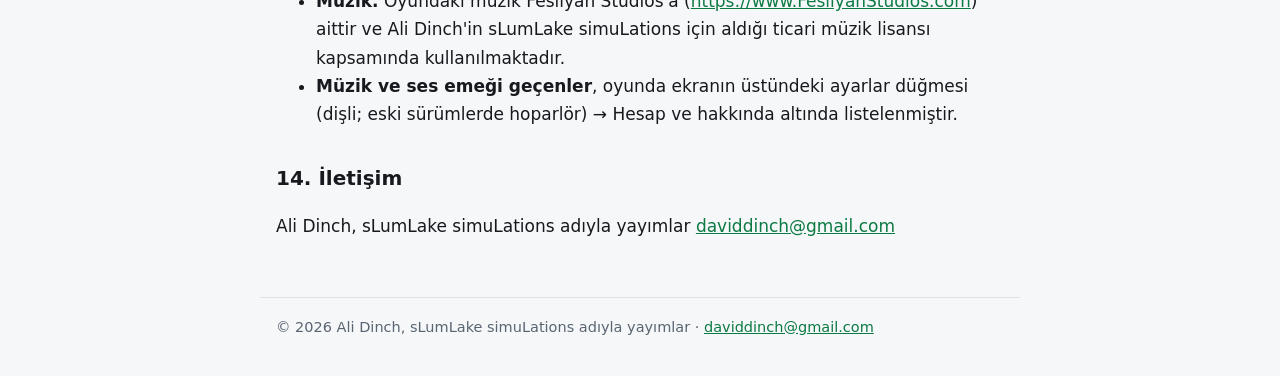
<file: tr/armbar/terms.html>
<!doctype html>
<html lang="tr"><head><meta charset="utf-8"><meta name="viewport" content="width=device-width,initial-scale=1">
<title>Kullanım Koşulları · ARMBAR</title><link rel="stylesheet" href="../../style.css"><link rel="icon" type="image/png" href="../../favicon.png"></head><body>
<header><a href="../../tr/index.html">sLumLake simuLations</a><nav><a href="../../tr/armbar/privacy.html">Gizlilik</a><a href="../../tr/armbar/terms.html">Koşullar</a><a href="../../tr/armbar/delete-account.html">Hesabı sil</a><a href="../../armbar/terms.html" lang="en">English</a></nav></header>
<main>
<h1>Kullanım Koşulları ve Son Kullanıcı Lisans Sözleşmesi</h1>
<p><strong>ARMBAR: Bilek Güreşi Kariyer Simülatörü</strong></p>
<p><em>Son güncelleme: 4 Ekim 2026</em></p>
<p><em>Bu metin, İngilizce Kullanım Koşulları'nın Türkçe çevirisidir. İki metin arasında fark olursa İngilizce metin esas alınır: <a href="https://daviddinch.github.io/slumlake/armbar/terms.html">https://daviddinch.github.io/slumlake/armbar/terms.html</a></em></p>
<p>Lütfen oynamadan önce bu metni oku. ARMBAR'ı kurarak ya da oynayarak bu sözleşmeyi kabul etmiş olursun. Kabul etmiyorsan oyunu kurma ve oynama.</p>
<h2>1. Bu sözleşme kiminle yapılıyor</h2>
<p>Bu sözleşme, seninle, Avustralya'nın Yeni Güney Galler eyaletinde yaşayan ve oyunlarını <strong>sLumLake simuLations</strong> adıyla yayımlayan gerçek kişi Ali Dinch (&quot;biz&quot;) arasındadır. Google ile yapılmış bir sözleşme değildir. Google, oyundan ya da içeriğinden sorumlu değildir.</p>
<p>Google Play'i kullanımın ayrıca Google'ın kendi koşullarına tabidir. Mağazanın işleyişi konusunda (örneğin ödemeler ve iadeler) o koşullarla bu sözleşme çelişirse, o konuda Google'ın koşulları geçerli olur.</p>
<h2>2. Lisansın</h2>
<p>Sana, ARMBAR'ı sahibi olduğun ya da denetiminde bulunan cihazlara kurman ve ticari olmayan kişisel eğlencen için oynaman amacıyla kişisel, münhasır olmayan ve devredilemez bir lisans veriyoruz; bu lisansı 11. bölümde belirtilen şekilde geri alabiliriz.</p>
<p>Oyun sana satılmaz, lisanslanır. Oyunun kodu, görselleri, metinleri, sesleri ile ARMBAR adı ve logosu dahil oyuna ilişkin bütün haklar bizde ve lisans verenlerimizde kalır.</p>
<h2>3. Yapmaman gerekenler</h2>
<p>Şunları yapmamalısın:</p>
<ul>
<li>oyunu ya da herhangi bir parçasını kopyalamak, satmak, kiralamak, alt lisansla vermek ya da yeniden dağıtmak;</li>
<li>yasanın sana tanıdığı ve kaldırılamayan bir hak olmadıkça, oyunu değiştirmek, kaynak koda dönüştürmek ya da tersine mühendislik uygulamak;</li>
<li>hak etmediğin elmas, kilit açma ya da avantaj elde etmek için kayıt dosyalarını düzenlemek, sahte satın alım yapmak ya da hile, bot veya başka araçlar kullanmak;</li>
<li>oyunu yasayı çiğnemek ya da birine zarar vermek için kullanmak;</li>
<li>bilekçine saldırgan, nefret içeren ya da cinsel içerikli bir isim veya gerçek bir kişinin ya da kurumun adını vermek.</li>
</ul>
<h2>4. Yaş</h2>
<p>Oynamak için 13 yaşında ya da daha büyük olmalısın. 18 yaşından küçüksen, bir ebeveynin ya da vasinin bu sözleşmeyi senin adına okuyup kabul etmesi gerekir; yaptığın satın alımlardan da o sorumludur.</p>
<h2>5. Hesaplar (isteğe bağlı)</h2>
<p>Misafir olarak oynayabilirsin. Giriş yaparsan:</p>
<ul>
<li>giriş bilgilerini güvende tutmaktan ve hesabınla yapılan işlemlerden sen sorumlusun;</li>
<li>kayıtlı kariyerlerin hesabına yedeklenebilir. Onlara makul özeni gösteririz ama bir kaydın hiçbir zaman kaybolmayacağına söz veremeyiz;</li>
<li>hesabını dilediğin zaman ekranın üstündeki ayarlar düğmesinden (dişli; eski sürümlerde hoparlör) → Hesap ve hakkında → Hesabı sil yoluyla silebilirsin.</li>
</ul>
<p>Bilgilerini nasıl işlediğimiz Gizlilik Politikamızda açıklanmıştır: <a href="https://daviddinch.github.io/slumlake/tr/armbar/privacy.html">https://daviddinch.github.io/slumlake/tr/armbar/privacy.html</a></p>
<h2>6. Satın alımlar ve sanal ürünler</h2>
<ul>
<li><strong>Ödeme.</strong> Satın alımlar Google Play üzerinden, yerel para biriminle ve onaylamadan önce gösterilen fiyatla yapılır.</li>
<li><strong>Kilit açmalar.</strong> Otomatik Dokunuş, Otomatik Antrenör, 5× XP ve Her şey paketi, oyun sunulduğu sürece kalıcıdır ve her kayıt yuvası ile her kariyer için geçerlidir. Giriş yaptıysan hesabınla birlikte başka bir telefona taşınırlar; yapmadıysan Mağaza ekranındaki Satın alımları geri yükle seçeneğini kullan.</li>
<li><strong>Elmaslar.</strong> Elmas, yalnızca ARMBAR içinde kullanılan sanal bir üründür. Para değildir, nakit değeri yoktur, paraya ya da oyun dışındaki herhangi bir şeye çevrilemez ve başka birine devredilemez. Elmaslar harcandığında tükenir.</li>
<li><strong>Mülkiyet değil, lisans.</strong> Kilit açmalar, elmaslar ve bunlarla satın alınan her şey, oyunda kullanman için sana lisanslanır. Bunların sahibi olmazsın.</li>
<li><strong>İadeler.</strong> İade talepleri, Google Play tarafından kendi iade politikası kapsamında ele alınır. Bunun ve 9. bölümdeki haklarının dışında satın alımlar kesindir.</li>
<li><strong>Rastgele ödüller.</strong> ARMBAR, ganimet kutusu ya da sonucu şansa bağlı herhangi bir ürün satmaz.</li>
</ul>
<h2>7. Bir kurgu eseri</h2>
<p>ARMBAR bir kurgu eseridir. Oyundaki bütün bilekçiler, antrenörler, kulüpler, organizasyonlar, turnuvalar, salonlar, sponsorlar, markalar ve ürünler hayal ürünüdür; yaşayan ya da ölmüş gerçek kişilerle, gerçek kurumlarla, etkinliklerle ya da ürünlerle herhangi bir benzerlik tesadüftür ve kasıtlı değildir. Gerçek ülkeler ve şehirler yalnızca mekân olarak yer alır.</p>
<p>ARMBAR'ın hiçbir bilek güreşi federasyonu, ligi, organizasyonu, sporcusu, kulübü, salonu ya da markasıyla bağlantısı yoktur; bunların hiçbiri oyunu onaylamaz ya da desteklemez.</p>
<p>ARMBAR bir oyundur. İçindeki hiçbir şey antrenman, sağlık, beslenme ya da finans tavsiyesi değildir. Bilek güreşi ciddi sakatlıklara yol açabilir; oyundaki hiçbir şeyi gerçek spor için talimat olarak görme.</p>
<h2>8. Güncellemeler, değişiklikler ve erişilebilirlik</h2>
<p>Oyunu güncelleyebilir, özelliklerini, fiyatlarını ya da dengesini değiştirebilir, oyunu ya da herhangi bir bölümünü sunmayı bırakabiliriz. Satın alımların bağlı olduğu bir özelliği kapatmayı planlarsak, mümkün olduğunda oyunun içinde ya da mağaza sayfasında makul bir süre önceden haber veririz.</p>
<p>ARMBAR reklam göstermez.</p>
<h2>9. Tüketici hakların</h2>
<p>Bu sözleşmedeki hiçbir hüküm, tüketici hukuku kapsamında sahip olduğun ve yasal olarak kaldırılamayan herhangi bir hakkı ya da başvuru yolunu ortadan kaldırmaz, kısıtlamaz ya da değiştirmez; buna Avustralya Tüketici Yasası'ndaki tüketici güvenceleri ile yaşadığın yerdeki eşdeğer yasalar da dahildir. Bu yasalar sana iade, onarım ya da değişim hakkı veriyorsa, bu hak sende kalır.</p>
<h2>10. Sorumluluk reddi ve sınırlar</h2>
<p>9. bölüm saklı kalmak kaydıyla:</p>
<ul>
<li>oyun &quot;olduğu gibi&quot; ve &quot;mevcut olduğu şekliyle&quot; sunulur. Hatasız ya da kesintisiz olacağına veya her cihazda çalışacağına söz vermeyiz;</li>
<li>makul özeni göstermediğimiz için yol açtığımız durumlar dışında, dolaylı ya da sonuç olarak doğan zararlardan veya veri, kayıt, elmas ya da sanal ürün kaybından sorumlu değiliz;</li>
<li>oyunla bağlantılı olarak sana karşı toplam sorumluluğumuz, talepten önceki 12 ayda ARMBAR'da uygulama içi satın alımlar için ödediğin tutar ile 50 Avustralya doları (AU$50) arasından büyük olanla sınırlıdır.</li>
</ul>
<p>Bu sözleşmedeki hiçbir hüküm, ihmal sonucu ölüm ya da bedensel zarar veya hile nedeniyle doğan sorumluluk gibi, yasanın sınırlanmasına izin vermediği sorumlulukları sınırlamaz.</p>
<h2>11. Sözleşmenin sona ermesi</h2>
<p>Oyunu kaldırarak ve bir hesabın varsa onu silerek bu sözleşmeyi dilediğin zaman sona erdirebilirsin.</p>
<p>3. bölümü ciddi biçimde ya da tekrar tekrar ihlal edersen, bu ihlalle elde edilmiş elmasları, güçlendirmeleri ya da kilit açmaları kaldırabilir, uygunsuz bir ismi değiştirebilir veya hesabını askıya alabilir ya da kapatabiliriz. Makul olduğu durumlarda önce nedenini bildirir ve sana yanıt verme fırsatı tanırız.</p>
<p>Bu sözleşme sona erdiğinde lisansın da sona erer ve oyunu kullanmayı bırakman gerekir. 2. bölüm (mülkiyet), 7., 9., 10. ve 13. bölümler geçerli olmaya devam eder.</p>
<h2>12. Bu sözleşmedeki değişiklikler</h2>
<p>Bu sözleşmeyi, örneğin yeni özellikler eklendiğinde güncelleyebiliriz. Güncel sürüm, en üstünde tarihiyle birlikte her zaman <a href="https://daviddinch.github.io/slumlake/tr/armbar/terms.html">https://daviddinch.github.io/slumlake/tr/armbar/terms.html</a> adresindedir. Değişiklik önemliyse, sana oyunun içinden haber verir ve oynamaya devam etmeden önce yeniden kabul etmeni isteriz. Bir değişikliği kabul etmezsen oynamayı bırakabilirsin; 9. bölümdeki tüketici hakların bundan etkilenmez.</p>
<h2>13. Genel hükümler</h2>
<ul>
<li><strong>Uygulanacak hukuk.</strong> Bu sözleşme, Avustralya'nın Yeni Güney Galler eyaleti hukukuna tabidir. Başka bir yerde yaşayan bir tüketiciysen, yaşadığın ülkenin emredici yasalarının korumasından da yararlanmaya devam edersin ve yerel mahkemelerinde dava açabilirsin.</li>
<li><strong>Sözleşmenin bütünü.</strong> Bu sözleşme ile Gizlilik Politikası, oyun hakkında seninle aramızdaki sözleşmenin tamamıdır.</li>
<li><strong>Bir bölüm geçersizse.</strong> Bir mahkeme bu sözleşmenin bir bölümünü geçersiz bulursa, geri kalanı geçerli olmaya devam eder.</li>
<li><strong>Feragat yok.</strong> Bir hakkı hemen kullanmamış olmamız, onu sonradan kullanamayacağımız anlamına gelmez.</li>
<li><strong>Müzik.</strong> Oyundaki müzik Fesliyan Studios'a (<a href="https://www.FesliyanStudios.com">https://www.FesliyanStudios.com</a>) aittir ve Ali Dinch'in sLumLake simuLations için aldığı ticari müzik lisansı kapsamında kullanılmaktadır.</li>
<li><strong>Müzik ve ses emeği geçenler</strong>, oyunda ekranın üstündeki ayarlar düğmesi (dişli; eski sürümlerde hoparlör) → Hesap ve hakkında altında listelenmiştir.</li>
</ul>
<h2>14. İletişim</h2>
<p>Ali Dinch, sLumLake simuLations adıyla yayımlar
<a href="mailto:daviddinch@gmail.com">daviddinch@gmail.com</a></p>
</main><footer>© 2026 Ali Dinch, sLumLake simuLations adıyla yayımlar · <a href="mailto:daviddinch@gmail.com">daviddinch@gmail.com</a></footer></body></html>
</file>
<file: style.css>
:root{--bg:#0f1216;--panel:#171c22;--ink:#e8ecf1;--dim:#9aa6b4;--line:#28303a;--acc:#3ddc84}
@media (prefers-color-scheme:light){:root{--bg:#f6f7f9;--panel:#fff;--ink:#16191d;--dim:#5a6572;--line:#dde2e8;--acc:#0c7a43}}
*{box-sizing:border-box}
body{margin:0;background:var(--bg);color:var(--ink);font:17px/1.65 system-ui,-apple-system,"Segoe UI",Roboto,sans-serif}
header,main,footer{max-width:760px;margin:0 auto;padding:0 16px}
header{display:flex;flex-wrap:wrap;gap:8px 20px;align-items:baseline;justify-content:space-between;padding-top:22px;padding-bottom:14px;border-bottom:1px solid var(--line)}
header>a{font-weight:800;font-size:20px;color:var(--ink);text-decoration:none;letter-spacing:.02em}
nav{display:flex;flex-wrap:wrap;gap:6px 18px}
a{color:var(--acc)}
nav a{color:var(--dim);text-decoration:none;font-size:15px}
nav a:hover{color:var(--ink)}
main{padding-top:28px;padding-bottom:40px}
h1{font-size:30px;line-height:1.2;margin:0 0 12px}
h2{font-size:20px;margin:34px 0 8px}
h3{font-size:17px;margin:22px 0 6px}
p,li{color:var(--ink)}
em{color:var(--dim)}
table{width:100%;border-collapse:collapse;margin:12px 0;font-size:15.5px;display:block;overflow-x:auto}
th,td{text-align:left;vertical-align:top;padding:9px 10px;border:1px solid var(--line);overflow-wrap:anywhere}
th{background:var(--panel)}
.card{display:block;background:var(--panel);border:1px solid var(--line);border-radius:12px;padding:18px 20px;margin:14px 0;text-decoration:none;color:var(--ink)}
.card b{display:block;font-size:19px}
.card span{color:var(--dim);font-size:15px}
footer{padding-top:18px;padding-bottom:36px;border-top:1px solid var(--line);color:var(--dim);font-size:14.5px}
/* the studio logo: transparent, straight on the page (white page in the light theme, charcoal in the dark one) */
.hero{margin:0 0 18px;text-align:center;line-height:0}
.hero img{width:min(100%,520px);height:auto}
/* a long web address in a paragraph wraps instead of pushing the page wider than the phone */
p,li{overflow-wrap:anywhere}
</file>
